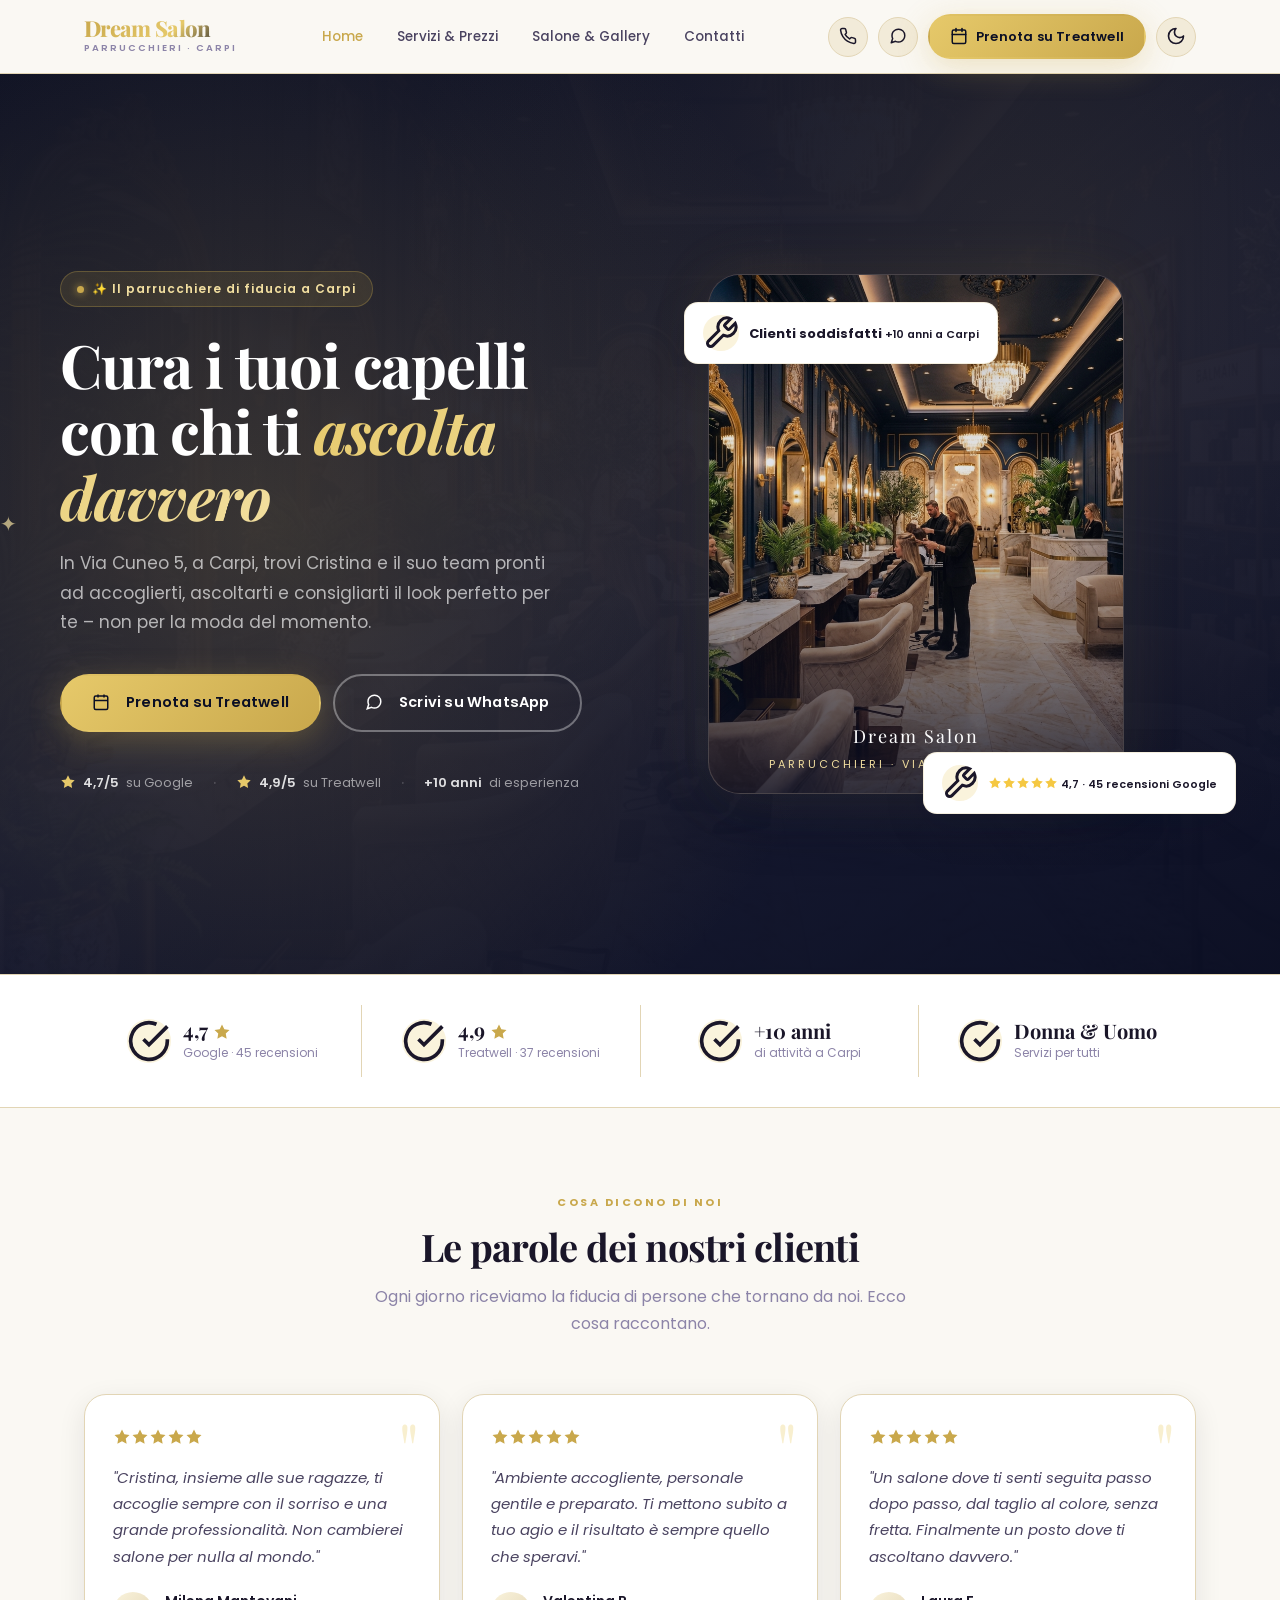
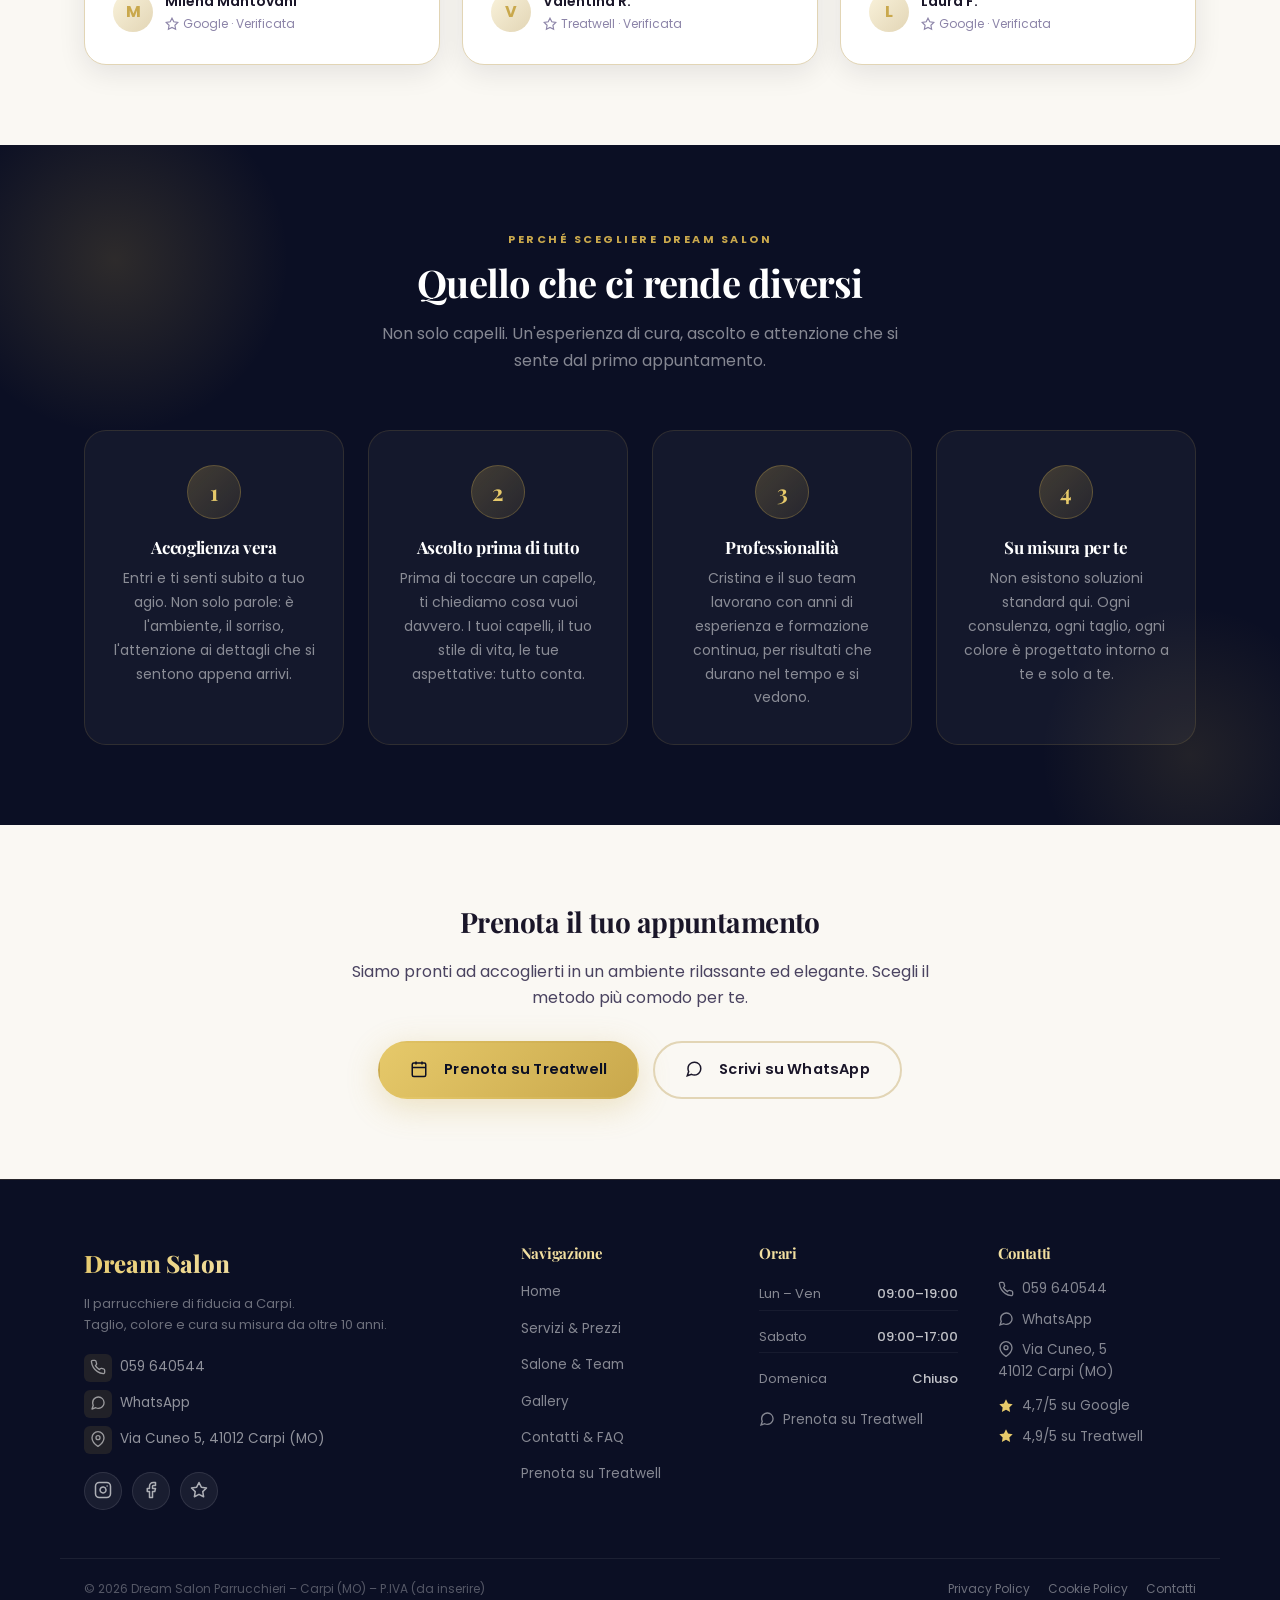
<file: index.html>
<!doctype html>
<html lang="it">

<head>
  <meta charset="UTF-8">
  <meta name="viewport" content="width=device-width, initial-scale=1.0">
  <title>Dream Salon Parrucchieri Carpi – Taglio, Colore, Piega | Prenota Ora</title>
  <meta name="description"
    content="Dream Salon, il parrucchiere di fiducia a Carpi. Taglio, colore, piega e trattamenti su misura in Via Cuneo 5. 4,7⭐ su Google - 4,9⭐ su Treatwell. Prenota subito.">
  <meta name="keywords"
    content="parrucchiere Carpi, Dream Salon Carpi, taglio capelli Carpi, colorista Carpi, acconciatura matrimonio Carpi Modena">
  <meta property="og:title" content="Dream Salon Parrucchieri – Carpi (MO)">
  <meta property="og:description"
    content="Il tuo parrucchiere di fiducia a Carpi. Taglio, colore, piega e trattamenti su misura. Prenota online o chiama.">
  <meta property="og:type" content="website">
  <meta property="og:url" content="https://www.dreamsaloncarpi.it">
  <meta property="og:image" content="https://www.dreamsaloncarpi.it/img/salon_hero.png">
  <meta property="og:image:width" content="1200">
  <meta property="og:image:height" content="630">
  <meta name="twitter:card" content="summary_large_image">
  <meta name="twitter:title" content="Dream Salon Parrucchieri – Carpi (MO)">
  <meta name="twitter:description" content="Il tuo parrucchiere di fiducia a Carpi. Taglio, colore, piega e trattamenti su misura.">
  <meta name="twitter:image" content="https://www.dreamsaloncarpi.it/img/salon_hero.png">
  <link rel="canonical" href="https://www.dreamsaloncarpi.it">

  <link rel="preconnect" href="https://fonts.googleapis.com">
  <link rel="preconnect" href="https://fonts.gstatic.com" crossorigin>
  <link
    href="https://fonts.googleapis.com/css2?family=Playfair+Display:ital,wght@0,500;0,600;0,700;0,800;1,600&family=Poppins:wght@300;400;500;600;700&display=swap"
    rel="stylesheet">

  <link rel="preload" as="image" href="img/salon_hero.webp" type="image/webp">
  <link rel="stylesheet" href="css/style.css">
  <script src="js/main.js" defer></script>

  <script type="application/ld+json">
{
  "@context": "https://schema.org",
  "@type": "HairSalon",
  "name": "Dream Salon Parrucchieri",
  "image": "https://www.dreamsaloncarpi.it/img/salon_hero.png",
  "address": {
    "@type": "PostalAddress",
    "streetAddress": "Via Cuneo, 5",
    "addressLocality": "Carpi",
    "addressRegion": "MO",
    "postalCode": "41012",
    "addressCountry": "IT"
  },
  "telephone": "+39 059 640544",
  "url": "https://www.dreamsaloncarpi.it",
  "sameAs": [
    "https://www.treatwell.it/salone/dream-salon-carpi/"
  ],
  "openingHoursSpecification": [
    { "@type": "OpeningHoursSpecification", "dayOfWeek": ["Monday","Tuesday","Wednesday","Thursday","Friday"], "opens": "09:00", "closes": "19:00" },
    { "@type": "OpeningHoursSpecification", "dayOfWeek": ["Saturday"], "opens": "09:00", "closes": "17:00" }
  ],
  "aggregateRating": {
    "@type": "AggregateRating",
    "ratingValue": "4.7",
    "reviewCount": "45"
  }
}
</script>
  <link rel="icon" type="image/x-icon" href="favicon.ico">
</head>

<body>

  <!-- ============================================================
     HEADER
     ============================================================ -->
  <header id="main-header">
    <div class="header-inner">
      <a href="index.html" class="logo-wrap" id="logo">
        <span class="logo-name">Dream Salon</span>
        <span class="logo-sub">Parrucchieri · Carpi</span>
      </a>

      <nav class="main-nav" aria-label="Navigazione principale">
        <a href="index.html" class="nav-link active">Home</a>
        <a href="servizi.html" class="nav-link">Servizi &amp; Prezzi</a>
        <a href="salone.html" class="nav-link">Salone &amp; Gallery</a>
        <a href="contatti.html" class="nav-link">Contatti</a>
      </nav>

      <div class="header-cta">
        <a href="tel:+390596440544" class="icon-btn" title="Chiama il salone" aria-label="Chiama il salone" id="header-call-btn">
          <svg xmlns="http://www.w3.org/2000/svg" width="18" height="18" viewBox="0 0 24 24" fill="none"
            stroke="currentColor" stroke-width="2" stroke-linecap="round" stroke-linejoin="round" class="ui-icon">
            <path
              d="M22 16.92v3a2 2 0 0 1-2.18 2 19.79 19.79 0 0 1-8.63-3.07 19.5 19.5 0 0 1-6-6 19.79 19.79 0 0 1-3.07-8.67A2 2 0 0 1 4.11 2h3a2 2 0 0 1 2 1.72 12.84 12.84 0 0 0 .7 2.81 2 2 0 0 1-.45 2.11L8.09 9.91a16 16 0 0 0 6 6l1.27-1.27a2 2 0 0 1 2.11-.45 12.84 12.84 0 0 0 2.81.7A2 2 0 0 1 22 16.92z">
            </path>
          </svg>
        </a>
        <a href="https://wa.me/390596440544?text=Ciao!%20Vorrei%20prenotare%20da%20Dream%20Salon." class="icon-btn"
          title="WhatsApp" id="header-wa-btn" aria-label="Scrivici su WhatsApp" target="_blank" rel="noopener">
          <svg xmlns="http://www.w3.org/2000/svg" width="18" height="18" viewBox="0 0 24 24" fill="none"
            stroke="currentColor" stroke-width="2" stroke-linecap="round" stroke-linejoin="round" class="ui-icon">
            <path
              d="M21 11.5a8.38 8.38 0 0 1-.9 3.8 8.5 8.5 0 0 1-7.6 4.7 8.38 8.38 0 0 1-3.8-.9L3 21l1.9-5.7a8.38 8.38 0 0 1-.9-3.8 8.5 8.5 0 0 1 4.7-7.6 8.38 8.38 0 0 1 3.8-.9h.5a8.48 8.48 0 0 1 8 8v.5z">
            </path>
          </svg>
        </a>
        <a href="https://www.treatwell.it/salone/dream-salon-carpi/" class="btn btn-primary header-book-btn"
          id="header-book-btn" target="_blank" rel="noopener">
          <svg xmlns="http://www.w3.org/2000/svg" width="18" height="18" viewBox="0 0 24 24" fill="none"
            stroke="currentColor" stroke-width="2" stroke-linecap="round" stroke-linejoin="round" class="ui-icon">
            <rect x="3" y="4" width="18" height="18" rx="2" ry="2"></rect>
            <line x1="16" y1="2" x2="16" y2="6"></line>
            <line x1="8" y1="2" x2="8" y2="6"></line>
            <line x1="3" y1="10" x2="21" y2="10"></line>
          </svg> Prenota su Treatwell
        </a>
        <button id="theme-toggle" class="theme-toggle" aria-label="Cambia tema">
          <svg xmlns="http://www.w3.org/2000/svg" width="20" height="20" viewBox="0 0 24 24" fill="none"
            stroke="currentColor" stroke-width="2" stroke-linecap="round" stroke-linejoin="round" class="ui-icon">
            <path d="M12 3a6 6 0 0 0 9 9 9 9 0 1 1-9-9Z"></path>
          </svg>
        </button>
        <button class="hamburger" id="hamburger" aria-label="Menu" aria-expanded="false">
          <span></span><span></span><span></span>
        </button>
      </div>
    </div>

    <div class="mobile-menu" id="mobile-menu">
      <a href="index.html" class="mobile-nav-link">
        <svg xmlns="http://www.w3.org/2000/svg" width="16" height="16" viewBox="0 0 24 24" fill="none"
          stroke="currentColor" stroke-width="2" stroke-linecap="round" stroke-linejoin="round" class="ui-icon"
          style="margin-right:6px;">
          <path d="m3 9 9-7 9 7v11a2 2 0 0 1-2 2H5a2 2 0 0 1-2-2z"></path>
          <polyline points="9 22 9 12 15 12 15 22"></polyline>
        </svg> Home
      </a>
      <a href="servizi.html" class="mobile-nav-link">
        <svg xmlns="http://www.w3.org/2000/svg" width="16" height="16" viewBox="0 0 24 24" fill="none"
          stroke="currentColor" stroke-width="2" stroke-linecap="round" stroke-linejoin="round" class="ui-icon"
          style="margin-right:6px;">
          <circle cx="6" cy="6" r="3"></circle>
          <circle cx="6" cy="18" r="3"></circle>
          <line x1="20" y1="4" x2="8.12" y2="15.88"></line>
          <line x1="14.47" y1="14.48" x2="20" y2="20"></line>
          <line x1="8.12" y1="8.12" x2="12" y2="12"></line>
        </svg> Servizi & Prezzi
      </a>
      <a href="salone.html" class="mobile-nav-link">
        <svg xmlns="http://www.w3.org/2000/svg" width="16" height="16" viewBox="0 0 24 24" fill="none"
          stroke="currentColor" stroke-width="2" stroke-linecap="round" stroke-linejoin="round" class="ui-icon"
          style="margin-right:6px;">
          <polygon
            points="12 2 15.09 8.26 22 9.27 17 14.14 18.18 21.02 12 17.77 5.82 21.02 7 14.14 2 9.27 8.91 8.26 12 2">
          </polygon>
        </svg> Salone & Gallery
      </a>
      <a href="contatti.html" class="mobile-nav-link">
        <svg xmlns="http://www.w3.org/2000/svg" width="16" height="16" viewBox="0 0 24 24" fill="none"
          stroke="currentColor" stroke-width="2" stroke-linecap="round" stroke-linejoin="round" class="ui-icon"
          style="margin-right:6px;">
          <path d="M21 10c0 7-9 13-9 13s-9-6-9-13a9 9 0 0 1 18 0z"></path>
          <circle cx="12" cy="10" r="3"></circle>
        </svg> Contatti
      </a>
      <a href="https://www.treatwell.it/salone/dream-salon-carpi/" class="btn btn-primary" id="mobile-menu-treatwell"
        target="_blank" rel="noopener">
        <svg xmlns="http://www.w3.org/2000/svg" width="16" height="16" viewBox="0 0 24 24" fill="none"
          stroke="currentColor" stroke-width="2" stroke-linecap="round" stroke-linejoin="round" class="ui-icon">
          <rect x="3" y="4" width="18" height="18" rx="2" ry="2"></rect>
          <line x1="16" y1="2" x2="16" y2="6"></line>
          <line x1="8" y1="2" x2="8" y2="6"></line>
          <line x1="3" y1="10" x2="21" y2="10"></line>
        </svg> Prenota su Treatwell
      </a>
    </div>
  </header>
  <main>
    <!-- ============================================================
     HERO
     ============================================================ -->
    <section class="hero" id="home">
      <div class="hero-bg" aria-hidden="true"></div>
      <div class="hero-overlay" aria-hidden="true"></div>
      <span class="hero-sparkle" aria-hidden="true">✦</span>
      <span class="hero-sparkle" aria-hidden="true">✦</span>
      <span class="hero-sparkle" aria-hidden="true">✦</span>
      <span class="hero-sparkle" aria-hidden="true">✦</span>

      <div class="hero-inner container">
        <div class="hero-grid">

          <!-- Left: copy -->
          <div class="hero-content">
            <div class="hero-badge">
              <span class="dot"></span>
              ✨ Il parrucchiere di fiducia a Carpi
            </div>
            <h1>
              Cura i tuoi capelli<br>
              con chi ti <em>ascolta davvero</em>
            </h1>
            <p class="hero-sub">
              In Via Cuneo 5, a Carpi, trovi Cristina e il suo team pronti ad accoglierti, ascoltarti e consigliarti il
              look perfetto per te – non per la moda del momento.
            </p>
            <div class="hero-cta">
              <a href="https://www.treatwell.it/salone/dream-salon-carpi/" class="btn btn-primary"
                id="hero-treatwell-btn" target="_blank" rel="noopener"><svg xmlns="http://www.w3.org/2000/svg" viewBox="0 0 24 24" fill="none"
                  stroke="currentColor" stroke-width="2" class="ui-icon icon-md" style="margin-right:8px;">
                  <rect x="3" y="4" width="18" height="18" rx="2" ry="2"></rect>
                  <line x1="16" y1="2" x2="16" y2="6"></line>
                  <line x1="8" y1="2" x2="8" y2="6"></line>
                  <line x1="3" y1="10" x2="21" y2="10"></line>
                </svg>Prenota su Treatwell</a>
              <a href="https://wa.me/390596440544?text=Ciao!%20Vorrei%20prenotare%20da%20Dream%20Salon."
                class="btn btn-outline" id="hero-wa-btn" target="_blank" rel="noopener"><svg xmlns="http://www.w3.org/2000/svg" viewBox="0 0 24 24"
                  fill="none" stroke="currentColor" stroke-width="2" class="ui-icon icon-md" style="margin-right:8px;">
                  <path
                    d="M21 11.5a8.38 8.38 0 0 1-.9 3.8 8.5 8.5 0 0 1-7.6 4.7 8.38 8.38 0 0 1-3.8-.9L3 21l1.9-5.7a8.38 8.38 0 0 1-.9-3.8 8.5 8.5 0 0 1 4.7-7.6 8.38 8.38 0 0 1 3.8-.9h.5a8.48 8.48 0 0 1 8 8v.5z">
                  </path>
                </svg>Scrivi su WhatsApp</a>
            </div>
            <div class="hero-trust">
              <div class="hero-trust-item">
                <svg xmlns="http://www.w3.org/2000/svg" viewBox="0 0 24 24" fill="currentColor" stroke="none" class="ui-icon icon-sm"
                  style="color:var(--gold-bright);">
                  <polygon
                    points="12 2 15.09 8.26 22 9.27 17 14.14 18.18 21.02 12 17.77 5.82 21.02 7 14.14 2 9.27 8.91 8.26 12 2">
                  </polygon>
                </svg>
                <strong>4,7/5</strong>
                <span>su Google</span>
              </div>
              <span class="hero-trust-sep">·</span>
              <div class="hero-trust-item">
                <svg xmlns="http://www.w3.org/2000/svg" viewBox="0 0 24 24" fill="currentColor" stroke="none" class="ui-icon icon-sm"
                  style="color:var(--gold-bright);">
                  <polygon
                    points="12 2 15.09 8.26 22 9.27 17 14.14 18.18 21.02 12 17.77 5.82 21.02 7 14.14 2 9.27 8.91 8.26 12 2">
                  </polygon>
                </svg>
                <strong>4,9/5</strong>
                <span>su Treatwell</span>
              </div>
              <span class="hero-trust-sep">·</span>
              <div class="hero-trust-item">
                <strong>+10 anni</strong>
                <span>di esperienza</span>
              </div>
            </div>
          </div>

          <!-- Right: visual -->
          <div class="hero-visual-wrap">
            <div class="hero-photo-card">
              <picture>
                <source srcset="img/salon_hero.webp" type="image/webp">
                <img src="img/salon_hero.png"
                  alt="Interno del Dream Salon Parrucchieri a Carpi, salone elegante con arredi dorati" width="800" height="600" fetchpriority="high">
              </picture>
              <div class="hero-photo-overlay"></div>
              <div class="hero-photo-label">
                Dream Salon
                <span>Parrucchieri · Via Cuneo 5, Carpi</span>
              </div>
            </div>

            <div class="float-card rating" aria-hidden="true">
              <div class="float-card-icon"><svg xmlns="http://www.w3.org/2000/svg" viewBox="0 0 24 24" fill="none" stroke="currentColor" stroke-width="2">
                  <path
                    d="M14.7 6.3a1 1 0 0 0 0 1.4l1.6 1.6a1 1 0 0 0 1.4 0l3.77-3.77a6 6 0 0 1-7.94 7.94l-6.91 6.91a2.12 2.12 0 0 1-3-3l6.91-6.91a6 6 0 0 1 7.94-7.94l-3.76 3.76z">
                  </path>
                </svg></div>
              <div>
                <span class="float-stars"><svg xmlns="http://www.w3.org/2000/svg" viewBox="0 0 24 24" fill="currentColor" stroke="none"
                    class="ui-icon icon-xs">
                    <polygon
                      points="12 2 15.09 8.26 22 9.27 17 14.14 18.18 21.02 12 17.77 5.82 21.02 7 14.14 2 9.27 8.91 8.26 12 2">
                    </polygon>
                  </svg><svg xmlns="http://www.w3.org/2000/svg" viewBox="0 0 24 24" fill="currentColor" stroke="none" class="ui-icon icon-xs">
                    <polygon
                      points="12 2 15.09 8.26 22 9.27 17 14.14 18.18 21.02 12 17.77 5.82 21.02 7 14.14 2 9.27 8.91 8.26 12 2">
                    </polygon>
                  </svg><svg xmlns="http://www.w3.org/2000/svg" viewBox="0 0 24 24" fill="currentColor" stroke="none" class="ui-icon icon-xs">
                    <polygon
                      points="12 2 15.09 8.26 22 9.27 17 14.14 18.18 21.02 12 17.77 5.82 21.02 7 14.14 2 9.27 8.91 8.26 12 2">
                    </polygon>
                  </svg><svg xmlns="http://www.w3.org/2000/svg" viewBox="0 0 24 24" fill="currentColor" stroke="none" class="ui-icon icon-xs">
                    <polygon
                      points="12 2 15.09 8.26 22 9.27 17 14.14 18.18 21.02 12 17.77 5.82 21.02 7 14.14 2 9.27 8.91 8.26 12 2">
                    </polygon>
                  </svg><svg xmlns="http://www.w3.org/2000/svg" viewBox="0 0 24 24" fill="currentColor" stroke="none" class="ui-icon icon-xs">
                    <polygon
                      points="12 2 15.09 8.26 22 9.27 17 14.14 18.18 21.02 12 17.77 5.82 21.02 7 14.14 2 9.27 8.91 8.26 12 2">
                    </polygon>
                  </svg></span>
                <small>4,7 · 45 recensioni Google</small>
              </div>
            </div>

            <div class="float-card visits" aria-hidden="true">
              <div class="float-card-icon"><svg xmlns="http://www.w3.org/2000/svg" viewBox="0 0 24 24" fill="none" stroke="currentColor" stroke-width="2">
                  <path
                    d="M14.7 6.3a1 1 0 0 0 0 1.4l1.6 1.6a1 1 0 0 0 1.4 0l3.77-3.77a6 6 0 0 1-7.94 7.94l-6.91 6.91a2.12 2.12 0 0 1-3-3l6.91-6.91a6 6 0 0 1 7.94-7.94l-3.76 3.76z">
                  </path>
                </svg></div>
              <div>
                <strong>Clienti soddisfatti</strong>
                <small>+10 anni a Carpi</small>
              </div>
            </div>
          </div>

        </div>
      </div>
    </section>

    <!-- ============================================================
     PROOF STRIP
     ============================================================ -->
    <div class="proof-strip" role="region" aria-label="Riconoscimenti e valutazioni">
      <div class="proof-strip-inner container">
        <div class="proof-badge">
          <div class="proof-badge-icon"><svg xmlns="http://www.w3.org/2000/svg" viewBox="0 0 24 24" fill="none" stroke="currentColor" stroke-width="2">
              <path d="M22 11.08V12a10 10 0 1 1-5.93-9.14"></path>
              <polyline points="22 4 12 14.01 9 11.01"></polyline>
            </svg></div>
          <div class="proof-badge-text">
            <strong>4,7 <span class="proof-stars"><svg xmlns="http://www.w3.org/2000/svg" viewBox="0 0 24 24" fill="currentColor" stroke="none"
                  class="ui-icon icon-md" style="margin-top:-3px;">
                  <polygon
                    points="12 2 15.09 8.26 22 9.27 17 14.14 18.18 21.02 12 17.77 5.82 21.02 7 14.14 2 9.27 8.91 8.26 12 2">
                  </polygon>
                </svg></span></strong>
            <small>Google · 45 recensioni</small>
          </div>
        </div>
        <div class="proof-badge">
          <div class="proof-badge-icon"><svg xmlns="http://www.w3.org/2000/svg" viewBox="0 0 24 24" fill="none" stroke="currentColor" stroke-width="2">
              <path d="M22 11.08V12a10 10 0 1 1-5.93-9.14"></path>
              <polyline points="22 4 12 14.01 9 11.01"></polyline>
            </svg></div>
          <div class="proof-badge-text">
            <strong>4,9 <span class="proof-stars"><svg xmlns="http://www.w3.org/2000/svg" viewBox="0 0 24 24" fill="currentColor" stroke="none"
                  class="ui-icon icon-md" style="margin-top:-3px;">
                  <polygon
                    points="12 2 15.09 8.26 22 9.27 17 14.14 18.18 21.02 12 17.77 5.82 21.02 7 14.14 2 9.27 8.91 8.26 12 2">
                  </polygon>
                </svg></span></strong>
            <small>Treatwell · 37 recensioni</small>
          </div>
        </div>
        <div class="proof-badge">
          <div class="proof-badge-icon"><svg xmlns="http://www.w3.org/2000/svg" viewBox="0 0 24 24" fill="none" stroke="currentColor" stroke-width="2">
              <path d="M22 11.08V12a10 10 0 1 1-5.93-9.14"></path>
              <polyline points="22 4 12 14.01 9 11.01"></polyline>
            </svg></div>
          <div class="proof-badge-text">
            <strong>+10 anni</strong>
            <small>di attività a Carpi</small>
          </div>
        </div>
        <div class="proof-badge">
          <div class="proof-badge-icon"><svg xmlns="http://www.w3.org/2000/svg" viewBox="0 0 24 24" fill="none" stroke="currentColor" stroke-width="2">
              <path d="M22 11.08V12a10 10 0 1 1-5.93-9.14"></path>
              <polyline points="22 4 12 14.01 9 11.01"></polyline>
            </svg></div>
          <div class="proof-badge-text">
            <strong>Donna &amp; Uomo</strong>
            <small>Servizi per tutti</small>
          </div>
        </div>
      </div>
    </div>

    <!-- ============================================================
     TESTIMONIALS
     ============================================================ -->
    <section class="testimonials-section" id="recensioni">
      <div class="container">
        <div class="section-header" data-aos>
          <span class="eyebrow">Cosa dicono di noi</span>
          <h2>Le parole dei nostri clienti</h2>
          <p>Ogni giorno riceviamo la fiducia di persone che tornano da noi. Ecco cosa raccontano.</p>
        </div>
        <div class="testimonials-grid">
          <div class="testimonial-card" data-aos data-delay="100">
            <div class="t-stars"><svg xmlns="http://www.w3.org/2000/svg" viewBox="0 0 24 24" fill="currentColor" stroke="none" class="ui-icon icon-md">
                <polygon
                  points="12 2 15.09 8.26 22 9.27 17 14.14 18.18 21.02 12 17.77 5.82 21.02 7 14.14 2 9.27 8.91 8.26 12 2">
                </polygon>
              </svg><svg xmlns="http://www.w3.org/2000/svg" viewBox="0 0 24 24" fill="currentColor" stroke="none" class="ui-icon icon-md">
                <polygon
                  points="12 2 15.09 8.26 22 9.27 17 14.14 18.18 21.02 12 17.77 5.82 21.02 7 14.14 2 9.27 8.91 8.26 12 2">
                </polygon>
              </svg><svg xmlns="http://www.w3.org/2000/svg" viewBox="0 0 24 24" fill="currentColor" stroke="none" class="ui-icon icon-md">
                <polygon
                  points="12 2 15.09 8.26 22 9.27 17 14.14 18.18 21.02 12 17.77 5.82 21.02 7 14.14 2 9.27 8.91 8.26 12 2">
                </polygon>
              </svg><svg xmlns="http://www.w3.org/2000/svg" viewBox="0 0 24 24" fill="currentColor" stroke="none" class="ui-icon icon-md">
                <polygon
                  points="12 2 15.09 8.26 22 9.27 17 14.14 18.18 21.02 12 17.77 5.82 21.02 7 14.14 2 9.27 8.91 8.26 12 2">
                </polygon>
              </svg><svg xmlns="http://www.w3.org/2000/svg" viewBox="0 0 24 24" fill="currentColor" stroke="none" class="ui-icon icon-md">
                <polygon
                  points="12 2 15.09 8.26 22 9.27 17 14.14 18.18 21.02 12 17.77 5.82 21.02 7 14.14 2 9.27 8.91 8.26 12 2">
                </polygon>
              </svg></div>
            <p class="t-quote">"Cristina, insieme alle sue ragazze, ti accoglie sempre con il sorriso e una grande
              professionalità. Non cambierei salone per nulla al mondo."</p>
            <div class="t-author">
              <div class="t-avatar">M</div>
              <div>
                <span class="t-name">Milena Mantovani</span>
                <span class="t-source"><svg xmlns="http://www.w3.org/2000/svg" viewBox="0 0 24 24" fill="none" stroke="currentColor" stroke-width="2"
                    class="ui-icon icon-xs" style="margin-right:4px;">
                    <polygon
                      points="12 2 15.09 8.26 22 9.27 17 14.14 18.18 21.02 12 17.77 5.82 21.02 7 14.14 2 9.27 8.91 8.26 12 2">
                    </polygon>
                  </svg>Google · Verificata</span>
              </div>
            </div>
          </div>
          <div class="testimonial-card" data-aos data-delay="200">
            <div class="t-stars"><svg xmlns="http://www.w3.org/2000/svg" viewBox="0 0 24 24" fill="currentColor" stroke="none" class="ui-icon icon-md">
                <polygon
                  points="12 2 15.09 8.26 22 9.27 17 14.14 18.18 21.02 12 17.77 5.82 21.02 7 14.14 2 9.27 8.91 8.26 12 2">
                </polygon>
              </svg><svg xmlns="http://www.w3.org/2000/svg" viewBox="0 0 24 24" fill="currentColor" stroke="none" class="ui-icon icon-md">
                <polygon
                  points="12 2 15.09 8.26 22 9.27 17 14.14 18.18 21.02 12 17.77 5.82 21.02 7 14.14 2 9.27 8.91 8.26 12 2">
                </polygon>
              </svg><svg xmlns="http://www.w3.org/2000/svg" viewBox="0 0 24 24" fill="currentColor" stroke="none" class="ui-icon icon-md">
                <polygon
                  points="12 2 15.09 8.26 22 9.27 17 14.14 18.18 21.02 12 17.77 5.82 21.02 7 14.14 2 9.27 8.91 8.26 12 2">
                </polygon>
              </svg><svg xmlns="http://www.w3.org/2000/svg" viewBox="0 0 24 24" fill="currentColor" stroke="none" class="ui-icon icon-md">
                <polygon
                  points="12 2 15.09 8.26 22 9.27 17 14.14 18.18 21.02 12 17.77 5.82 21.02 7 14.14 2 9.27 8.91 8.26 12 2">
                </polygon>
              </svg><svg xmlns="http://www.w3.org/2000/svg" viewBox="0 0 24 24" fill="currentColor" stroke="none" class="ui-icon icon-md">
                <polygon
                  points="12 2 15.09 8.26 22 9.27 17 14.14 18.18 21.02 12 17.77 5.82 21.02 7 14.14 2 9.27 8.91 8.26 12 2">
                </polygon>
              </svg></div>
            <p class="t-quote">"Ambiente accogliente, personale gentile e preparato. Ti mettono subito a tuo agio e il
              risultato è sempre quello che speravi."</p>
            <div class="t-author">
              <div class="t-avatar">V</div>
              <div>
                <span class="t-name">Valentina R.</span>
                <span class="t-source"><svg xmlns="http://www.w3.org/2000/svg" viewBox="0 0 24 24" fill="none" stroke="currentColor" stroke-width="2"
                    class="ui-icon icon-xs" style="margin-right:4px;">
                    <polygon
                      points="12 2 15.09 8.26 22 9.27 17 14.14 18.18 21.02 12 17.77 5.82 21.02 7 14.14 2 9.27 8.91 8.26 12 2">
                    </polygon>
                  </svg>Treatwell · Verificata</span>
              </div>
            </div>
          </div>
          <div class="testimonial-card" data-aos data-delay="300">
            <div class="t-stars"><svg xmlns="http://www.w3.org/2000/svg" viewBox="0 0 24 24" fill="currentColor" stroke="none" class="ui-icon icon-md">
                <polygon
                  points="12 2 15.09 8.26 22 9.27 17 14.14 18.18 21.02 12 17.77 5.82 21.02 7 14.14 2 9.27 8.91 8.26 12 2">
                </polygon>
              </svg><svg xmlns="http://www.w3.org/2000/svg" viewBox="0 0 24 24" fill="currentColor" stroke="none" class="ui-icon icon-md">
                <polygon
                  points="12 2 15.09 8.26 22 9.27 17 14.14 18.18 21.02 12 17.77 5.82 21.02 7 14.14 2 9.27 8.91 8.26 12 2">
                </polygon>
              </svg><svg xmlns="http://www.w3.org/2000/svg" viewBox="0 0 24 24" fill="currentColor" stroke="none" class="ui-icon icon-md">
                <polygon
                  points="12 2 15.09 8.26 22 9.27 17 14.14 18.18 21.02 12 17.77 5.82 21.02 7 14.14 2 9.27 8.91 8.26 12 2">
                </polygon>
              </svg><svg xmlns="http://www.w3.org/2000/svg" viewBox="0 0 24 24" fill="currentColor" stroke="none" class="ui-icon icon-md">
                <polygon
                  points="12 2 15.09 8.26 22 9.27 17 14.14 18.18 21.02 12 17.77 5.82 21.02 7 14.14 2 9.27 8.91 8.26 12 2">
                </polygon>
              </svg><svg xmlns="http://www.w3.org/2000/svg" viewBox="0 0 24 24" fill="currentColor" stroke="none" class="ui-icon icon-md">
                <polygon
                  points="12 2 15.09 8.26 22 9.27 17 14.14 18.18 21.02 12 17.77 5.82 21.02 7 14.14 2 9.27 8.91 8.26 12 2">
                </polygon>
              </svg></div>
            <p class="t-quote">"Un salone dove ti senti seguita passo dopo passo, dal taglio al colore, senza fretta.
              Finalmente un posto dove ti ascoltano davvero."</p>
            <div class="t-author">
              <div class="t-avatar">L</div>
              <div>
                <span class="t-name">Laura F.</span>
                <span class="t-source"><svg xmlns="http://www.w3.org/2000/svg" viewBox="0 0 24 24" fill="none" stroke="currentColor" stroke-width="2"
                    class="ui-icon icon-xs" style="margin-right:4px;">
                    <polygon
                      points="12 2 15.09 8.26 22 9.27 17 14.14 18.18 21.02 12 17.77 5.82 21.02 7 14.14 2 9.27 8.91 8.26 12 2">
                    </polygon>
                  </svg>Google · Verificata</span>
              </div>
            </div>
          </div>
        </div>
      </div>
    </section>

    <!-- ============================================================
     WHY US
     ============================================================ -->
    <section class="pillars-section" id="perche-noi">
      <div class="container">
        <div class="section-header" data-aos>
          <span class="eyebrow">Perché scegliere Dream Salon</span>
          <h2>Quello che ci rende diversi</h2>
          <p>Non solo capelli. Un'esperienza di cura, ascolto e attenzione che si sente dal primo appuntamento.</p>
        </div>
        <div class="pillars-grid">
          <div class="pillar-card" data-aos data-delay="100">
            <div class="pillar-num">1</div>
            <h3>Accoglienza vera</h3>
            <p>Entri e ti senti subito a tuo agio. Non solo parole: è l'ambiente, il sorriso, l'attenzione ai dettagli
              che si sentono appena arrivi.</p>
          </div>
          <div class="pillar-card" data-aos data-delay="200">
            <div class="pillar-num">2</div>
            <h3>Ascolto prima di tutto</h3>
            <p>Prima di toccare un capello, ti chiediamo cosa vuoi davvero. I tuoi capelli, il tuo stile di vita, le tue
              aspettative: tutto conta.</p>
          </div>
          <div class="pillar-card" data-aos data-delay="300">
            <div class="pillar-num">3</div>
            <h3>Professionalità</h3>
            <p>Cristina e il suo team lavorano con anni di esperienza e formazione continua, per risultati che durano
              nel tempo e si vedono.</p>
          </div>
          <div class="pillar-card" data-aos data-delay="400">
            <div class="pillar-num">4</div>
            <h3>Su misura per te</h3>
            <p>Non esistono soluzioni standard qui. Ogni consulenza, ogni taglio, ogni colore è progettato intorno a te
              e solo a te.</p>
          </div>
        </div>
      </div>
    </section>

    <section style="background:var(--cream); text-align:center;">
      <div class="container" data-aos>
        <h2 style="font-size:28px; margin-bottom:20px;">Prenota il tuo appuntamento</h2>
        <p style="color:var(--text-mid); margin-bottom:30px; max-width:600px; margin-left:auto; margin-right:auto;">
          Siamo pronti ad accoglierti in un ambiente rilassante ed elegante. Scegli il metodo più comodo per te.</p>
        <a href="https://www.treatwell.it/salone/dream-salon-carpi/" class="btn btn-primary" style="margin-right:10px;"
          id="mid-treatwell-btn" target="_blank" rel="noopener"><svg xmlns="http://www.w3.org/2000/svg" viewBox="0 0 24 24" fill="none"
            stroke="currentColor" stroke-width="2" class="ui-icon icon-md" style="margin-right:8px;">
            <rect x="3" y="4" width="18" height="18" rx="2" ry="2"></rect>
            <line x1="16" y1="2" x2="16" y2="6"></line>
            <line x1="8" y1="2" x2="8" y2="6"></line>
            <line x1="3" y1="10" x2="21" y2="10"></line>
          </svg>Prenota su Treatwell</a>
        <a href="https://wa.me/390596440544?text=Ciao!%20Vorrei%20prenotare%20da%20Dream%20Salon."
          class="btn btn-outline-dark" id="mid-wa-btn" target="_blank" rel="noopener"><svg xmlns="http://www.w3.org/2000/svg" viewBox="0 0 24 24"
            fill="none" stroke="currentColor" stroke-width="2" class="ui-icon icon-md" style="margin-right:8px;">
            <path
              d="M21 11.5a8.38 8.38 0 0 1-.9 3.8 8.5 8.5 0 0 1-7.6 4.7 8.38 8.38 0 0 1-3.8-.9L3 21l1.9-5.7a8.38 8.38 0 0 1-.9-3.8 8.5 8.5 0 0 1 4.7-7.6 8.38 8.38 0 0 1 3.8-.9h.5a8.48 8.48 0 0 1 8 8v.5z">
            </path>
          </svg>Scrivi su WhatsApp</a>
      </div>
    </section>

    <!-- ============================================================
     FOOTER
     ============================================================ -->
  </main>
  <footer id="footer">
    <div class="container">
      <div class="footer-grid">

        <div class="footer-brand">
          <div class="footer-logo">Dream Salon</div>
          <p class="footer-tagline">Il parrucchiere di fiducia a Carpi.<br>Taglio, colore e cura su misura da oltre 10
            anni.</p>
          <div class="footer-contact">
            <a href="tel:+390596440544" id="footer-call-btn">
              <span class="fc-icon"><svg xmlns="http://www.w3.org/2000/svg" viewBox="0 0 24 24" fill="none"
                  stroke="currentColor" stroke-width="2" stroke-linecap="round" stroke-linejoin="round"
                  class="ui-icon icon-sm">
                  <path
                    d="M22 16.92v3a2 2 0 0 1-2.18 2 19.79 19.79 0 0 1-8.63-3.07 19.5 19.5 0 0 1-6-6 19.79 19.79 0 0 1-3.07-8.67A2 2 0 0 1 4.11 2h3a2 2 0 0 1 2 1.72 12.84 12.84 0 0 0 .7 2.81 2 2 0 0 1-.45 2.11L8.09 9.91a16 16 0 0 0 6 6l1.27-1.27a2 2 0 0 1 2.11-.45 12.84 12.84 0 0 0 2.81.7A2 2 0 0 1 22 16.92z">
                  </path>
                </svg></span>
              059 640544
            </a>
            <a href="https://wa.me/390596440544" id="footer-wa-btn" target="_blank" rel="noopener">
              <span class="fc-icon"><svg xmlns="http://www.w3.org/2000/svg" viewBox="0 0 24 24" fill="none"
                  stroke="currentColor" stroke-width="2" stroke-linecap="round" stroke-linejoin="round"
                  class="ui-icon icon-sm">
                  <path
                    d="M21 11.5a8.38 8.38 0 0 1-.9 3.8 8.5 8.5 0 0 1-7.6 4.7 8.38 8.38 0 0 1-3.8-.9L3 21l1.9-5.7a8.38 8.38 0 0 1-.9-3.8 8.5 8.5 0 0 1 4.7-7.6 8.38 8.38 0 0 1 3.8-.9h.5a8.48 8.48 0 0 1 8 8v.5z">
                  </path>
                </svg></span>
              WhatsApp
            </a>
            <a href="https://www.google.com/maps?q=Via+Cuneo+5+Carpi+MO" target="_blank" rel="noopener"
              id="footer-map-btn">
              <span class="fc-icon"><svg xmlns="http://www.w3.org/2000/svg" viewBox="0 0 24 24" fill="none"
                  stroke="currentColor" stroke-width="2" stroke-linecap="round" stroke-linejoin="round"
                  class="ui-icon icon-sm">
                  <path d="M21 10c0 7-9 13-9 13s-9-6-9-13a9 9 0 0 1 18 0z"></path>
                  <circle cx="12" cy="10" r="3"></circle>
                </svg></span>
              Via Cuneo 5, 41012 Carpi (MO)
            </a>
          </div>
          <div class="footer-socials">
            <a href="https://www.instagram.com/" class="footer-social-btn" target="_blank" rel="noopener"
              aria-label="Instagram" id="footer-ig-btn">
              <svg xmlns="http://www.w3.org/2000/svg" viewBox="0 0 24 24" fill="none" stroke="currentColor"
                stroke-width="2" stroke-linecap="round" stroke-linejoin="round" class="ui-icon icon-md">
                <rect x="2" y="2" width="20" height="20" rx="5" ry="5"></rect>
                <path d="M16 11.37A4 4 0 1 1 12.63 8 4 4 0 0 1 16 11.37z"></path>
                <line x1="17.5" y1="6.5" x2="17.51" y2="6.5"></line>
              </svg>
            </a>
            <a href="https://www.facebook.com/" class="footer-social-btn" target="_blank" rel="noopener"
              aria-label="Facebook" id="footer-fb-btn">
              <svg xmlns="http://www.w3.org/2000/svg" viewBox="0 0 24 24" fill="none" stroke="currentColor"
                stroke-width="2" stroke-linecap="round" stroke-linejoin="round" class="ui-icon icon-md">
                <path d="M18 2h-3a5 5 0 0 0-5 5v3H7v4h3v8h4v-8h3l1-4h-4V7a1 1 0 0 1 1-1h3z"></path>
              </svg>
            </a>
            <a href="https://www.treatwell.it/salone/dream-salon-carpi/" class="footer-social-btn" target="_blank"
              rel="noopener" aria-label="Treatwell" id="footer-tw-btn">
              <svg xmlns="http://www.w3.org/2000/svg" viewBox="0 0 24 24" fill="none" stroke="currentColor"
                stroke-width="2" stroke-linecap="round" stroke-linejoin="round" class="ui-icon icon-md">
                <polygon
                  points="12 2 15.09 8.26 22 9.27 17 14.14 18.18 21.02 12 17.77 5.82 21.02 7 14.14 2 9.27 8.91 8.26 12 2">
                </polygon>
              </svg>
            </a>
          </div>
        </div>

        <div>
          <h4>Navigazione</h4>
          <ul>
            <li><a href="index.html">Home</a></li>
            <li><a href="servizi.html">Servizi & Prezzi</a></li>
            <li><a href="salone.html">Salone & Team</a></li>
            <li><a href="salone.html#gallery">Gallery</a></li>
            <li><a href="contatti.html">Contatti & FAQ</a></li>
            <li><a href="https://www.treatwell.it/salone/dream-salon-carpi/" target="_blank" rel="noopener">Prenota su
                Treatwell</a></li>
          </ul>
        </div>

        <div>
          <h4>Orari</h4>
          <ul class="footer-hours">
            <li><span>Lun – Ven</span><span>09:00–19:00</span></li>
            <li><span>Sabato</span><span>09:00–17:00</span></li>
            <li><span>Domenica</span><span>Chiuso</span></li>
          </ul>
          <p style="margin-top:14px;"><svg xmlns="http://www.w3.org/2000/svg" viewBox="0 0 24 24" fill="none" stroke="currentColor" stroke-width="2"
              class="ui-icon icon-sm" style="margin-right:8px;">
              <path
                d="M21 11.5a8.38 8.38 0 0 1-.9 3.8 8.5 8.5 0 0 1-7.6 4.7 8.38 8.38 0 0 1-3.8-.9L3 21l1.9-5.7a8.38 8.38 0 0 1-.9-3.8 8.5 8.5 0 0 1 4.7-7.6 8.38 8.38 0 0 1 3.8-.9h.5a8.48 8.48 0 0 1 8 8v.5z">
              </path>
            </svg><a href="https://www.treatwell.it/salone/dream-salon-carpi/" target="_blank" rel="noopener">Prenota su
              Treatwell</a></p>
        </div>

        <div>
          <h4>Contatti</h4>
          <p><svg xmlns="http://www.w3.org/2000/svg" viewBox="0 0 24 24" fill="none" stroke="currentColor" stroke-width="2" class="ui-icon icon-sm"
              style="margin-right:8px;">
              <path
                d="M22 16.92v3a2 2 0 0 1-2.18 2 19.79 19.79 0 0 1-8.63-3.07 19.5 19.5 0 0 1-6-6 19.79 19.79 0 0 1-3.07-8.67A2 2 0 0 1 4.11 2h3a2 2 0 0 1 2 1.72 12.84 12.84 0 0 0 .7 2.81 2 2 0 0 1-.45 2.11L8.09 9.91a16 16 0 0 0 6 6l1.27-1.27a2 2 0 0 1 2.11-.45 12.84 12.84 0 0 0 2.81.7A2 2 0 0 1 22 16.92z">
              </path>
            </svg><a href="tel:+390596440544">059 640544</a></p>
          <p><svg xmlns="http://www.w3.org/2000/svg" viewBox="0 0 24 24" fill="none" stroke="currentColor" stroke-width="2" class="ui-icon icon-sm"
              style="margin-right:8px;">
              <path
                d="M21 11.5a8.38 8.38 0 0 1-.9 3.8 8.5 8.5 0 0 1-7.6 4.7 8.38 8.38 0 0 1-3.8-.9L3 21l1.9-5.7a8.38 8.38 0 0 1-.9-3.8 8.5 8.5 0 0 1 4.7-7.6 8.38 8.38 0 0 1 3.8-.9h.5a8.48 8.48 0 0 1 8 8v.5z">
              </path>
            </svg><a href="https://wa.me/390596440544">WhatsApp</a></p>
          <p><svg xmlns="http://www.w3.org/2000/svg" viewBox="0 0 24 24" fill="none" stroke="currentColor" stroke-width="2" class="ui-icon icon-sm"
              style="margin-right:8px;">
              <path d="M21 10c0 7-9 13-9 13s-9-6-9-13a9 9 0 0 1 18 0z"></path>
              <circle cx="12" cy="10" r="3"></circle>
            </svg>Via Cuneo, 5<br>41012 Carpi (MO)</p>
          <p style="margin-top:12px;"><svg xmlns="http://www.w3.org/2000/svg" viewBox="0 0 24 24" fill="currentColor" stroke="none" class="ui-icon icon-sm"
              style="margin-right:8px;color:var(--gold-bright);">
              <polygon
                points="12 2 15.09 8.26 22 9.27 17 14.14 18.18 21.02 12 17.77 5.82 21.02 7 14.14 2 9.27 8.91 8.26 12 2">
              </polygon>
            </svg>4,7/5 su <a href="https://g.page/r/dreamsaloncarpi" target="_blank" rel="noopener">Google</a></p>
          <p><svg xmlns="http://www.w3.org/2000/svg" viewBox="0 0 24 24" fill="currentColor" stroke="none" class="ui-icon icon-sm"
              style="margin-right:8px;color:var(--gold-bright);">
              <polygon
                points="12 2 15.09 8.26 22 9.27 17 14.14 18.18 21.02 12 17.77 5.82 21.02 7 14.14 2 9.27 8.91 8.26 12 2">
              </polygon>
            </svg>4,9/5 su <a href="https://www.treatwell.it/salone/dream-salon-carpi/" target="_blank"
              rel="noopener">Treatwell</a></p>
        </div>

      </div>
    </div>
    <div class="footer-bottom container">
      <span>© 2026 Dream Salon Parrucchieri – Carpi (MO) – P.IVA (da inserire)</span>
      <div class="footer-bottom-links">
        <a href="privacy.html" id="footer-privacy-link">Privacy Policy</a>
        <a href="privacy.html#cookie" id="footer-cookie-link">Cookie Policy</a>
        <a href="contatti.html">Contatti</a>
      </div>
    </div>
  </footer>

  <!-- ============================================================
     STICKY MOBILE CTA
     ============================================================ -->
  <div class="sticky-mobile" role="region" aria-label="Azioni rapide">
    <a href="tel:+390596440544" class="sm-call" id="sticky-call-btn" aria-label="Chiama il salone">
      <svg xmlns="http://www.w3.org/2000/svg" width="16" height="16" viewBox="0 0 24 24" fill="none"
        stroke="currentColor" stroke-width="2" stroke-linecap="round" stroke-linejoin="round" class="ui-icon"
        style="margin-right:4px;">
        <path
          d="M22 16.92v3a2 2 0 0 1-2.18 2 19.79 19.79 0 0 1-8.63-3.07 19.5 19.5 0 0 1-6-6 19.79 19.79 0 0 1-3.07-8.67A2 2 0 0 1 4.11 2h3a2 2 0 0 1 2 1.72 12.84 12.84 0 0 0 .7 2.81 2 2 0 0 1-.45 2.11L8.09 9.91a16 16 0 0 0 6 6l1.27-1.27a2 2 0 0 1 2.11-.45 12.84 12.84 0 0 0 2.81.7A2 2 0 0 1 22 16.92z">
        </path>
      </svg> Chiama
    </a>
    <a href="https://www.treatwell.it/salone/dream-salon-carpi/" class="sm-book" id="sticky-treatwell-btn"
      target="_blank" rel="noopener">
      <svg xmlns="http://www.w3.org/2000/svg" width="16" height="16" viewBox="0 0 24 24" fill="none"
        stroke="currentColor" stroke-width="2" stroke-linecap="round" stroke-linejoin="round" class="ui-icon"
        style="margin-right:4px;">
        <rect x="3" y="4" width="18" height="18" rx="2" ry="2"></rect>
        <line x1="16" y1="2" x2="16" y2="6"></line>
        <line x1="8" y1="2" x2="8" y2="6"></line>
        <line x1="3" y1="10" x2="21" y2="10"></line>
      </svg> Prenota
    </a>
  </div>

</body>

</html>
</file>
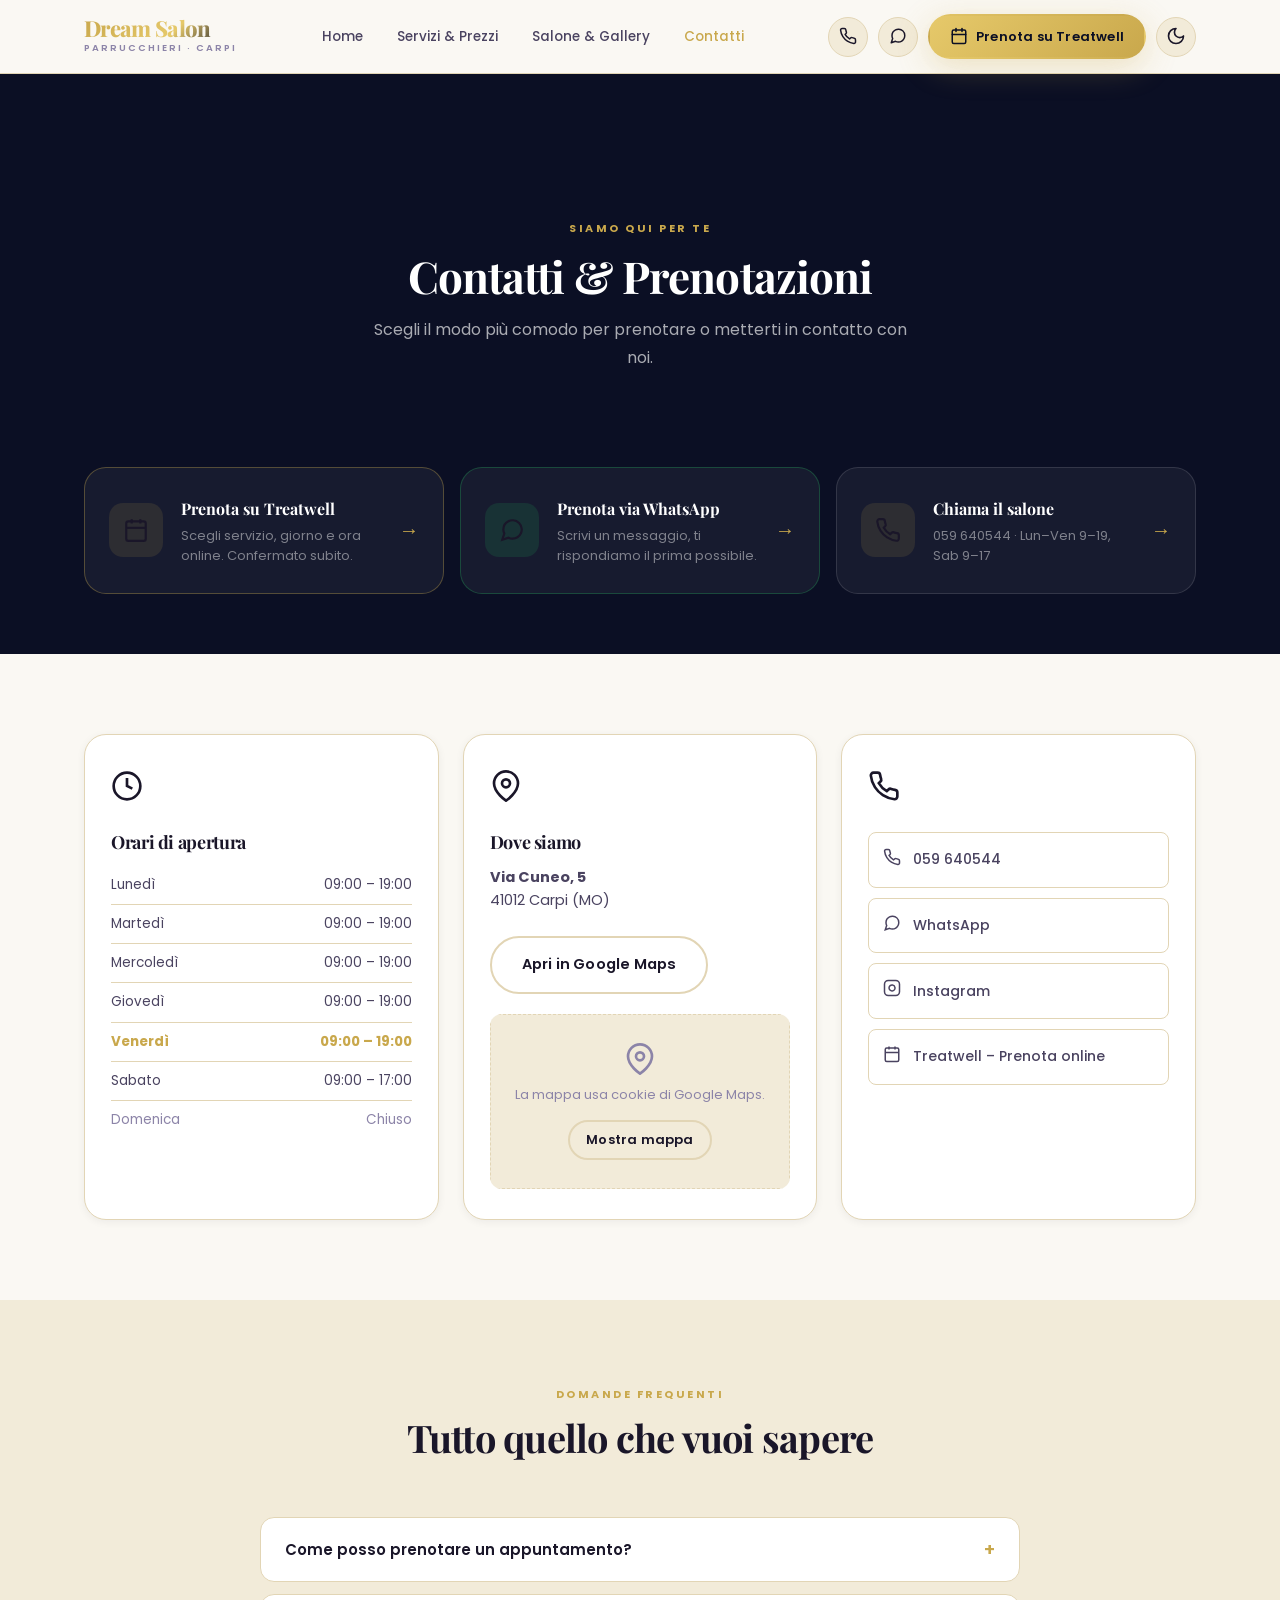
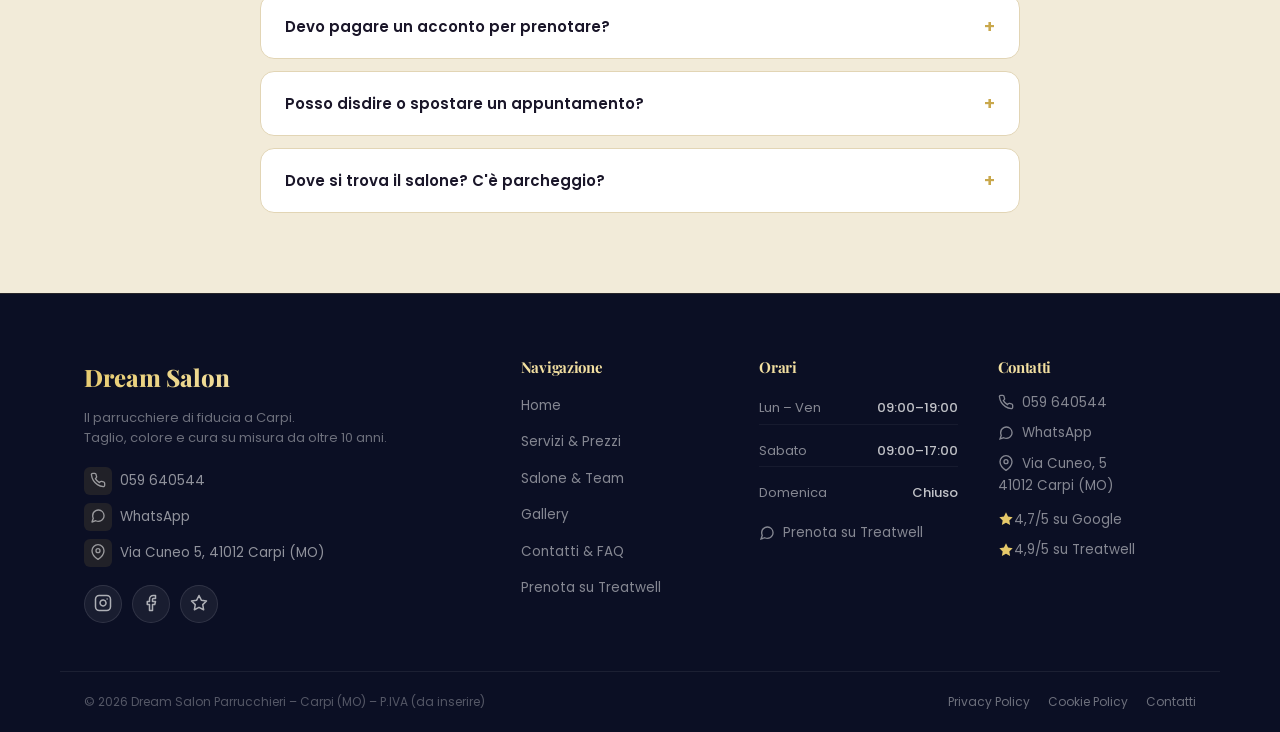
<file: contatti.html>
<!doctype html>
<html lang="it">

<head>
  <meta charset="UTF-8">
  <meta name="viewport" content="width=device-width, initial-scale=1.0">
  <title>Contatti & Prenota | Dream Salon Parrucchieri Carpi</title>
  <meta name="description"
    content="Contatta Dream Salon a Carpi: prenota su Treatwell, scrivi su WhatsApp o chiamaci. Siamo in Via Cuneo 5, Carpi (MO). Lunedì–Venerdì 9–19, Sabato 9–17.">
  <link rel="canonical" href="https://www.dreamsaloncarpi.it/contatti.html">
  <meta property="og:type" content="website">
  <meta property="og:title" content="Contatti &amp; Prenota | Dream Salon Parrucchieri – Carpi (MO)">
  <meta property="og:description" content="Prenota da Dream Salon a Carpi: Treatwell, WhatsApp o telefono. Via Cuneo 5, Carpi (MO). Lun–Ven 9–19, Sab 9–17.">
  <meta property="og:url" content="https://www.dreamsaloncarpi.it/contatti.html">
  <meta property="og:image" content="https://www.dreamsaloncarpi.it/img/salon_hero.png">
  <meta property="og:image:width" content="1200">
  <meta property="og:image:height" content="630">
  <meta name="twitter:card" content="summary_large_image">
  <meta name="twitter:title" content="Contatti &amp; Prenota | Dream Salon Parrucchieri – Carpi (MO)">
  <meta name="twitter:description" content="Prenota da Dream Salon a Carpi via Treatwell, WhatsApp o telefono.">
  <meta name="twitter:image" content="https://www.dreamsaloncarpi.it/img/salon_hero.png">
  <link rel="preconnect" href="https://fonts.googleapis.com">
  <link rel="preconnect" href="https://fonts.gstatic.com" crossorigin>
  <link
    href="https://fonts.googleapis.com/css2?family=Playfair+Display:ital,wght@0,500;0,600;0,700;0,800;1,600&family=Poppins:wght@300;400;500;600;700&display=swap"
    rel="stylesheet">
  <link rel="stylesheet" href="css/style.css">
  <script src="js/main.js" defer></script>

  <script type="application/ld+json">
{
  "@context": "https://schema.org",
  "@type": "HairSalon",
  "name": "Dream Salon Parrucchieri",
  "image": "https://www.dreamsaloncarpi.it/img/salon_hero.png",
  "address": {
    "@type": "PostalAddress",
    "streetAddress": "Via Cuneo, 5",
    "addressLocality": "Carpi",
    "addressRegion": "MO",
    "postalCode": "41012",
    "addressCountry": "IT"
  },
  "telephone": "+39 059 640544",
  "url": "https://www.dreamsaloncarpi.it",
  "sameAs": [
    "https://www.treatwell.it/salone/dream-salon-carpi/"
  ],
  "openingHoursSpecification": [
    { "@type": "OpeningHoursSpecification", "dayOfWeek": ["Monday","Tuesday","Wednesday","Thursday","Friday"], "opens": "09:00", "closes": "19:00" },
    { "@type": "OpeningHoursSpecification", "dayOfWeek": ["Saturday"], "opens": "09:00", "closes": "17:00" }
  ]
}
</script>
  <link rel="icon" type="image/x-icon" href="favicon.ico">
</head>

<body>

  <!-- HEADER -->
  <header id="main-header">
    <div class="header-inner">
      <a href="index.html" class="logo-wrap" id="logo">
        <span class="logo-name">Dream Salon</span>
        <span class="logo-sub">Parrucchieri · Carpi</span>
      </a>
      <nav class="main-nav" aria-label="Navigazione principale">
        <a href="index.html" class="nav-link">Home</a>
        <a href="servizi.html" class="nav-link">Servizi &amp; Prezzi</a>
        <a href="salone.html" class="nav-link">Salone &amp; Gallery</a>
        <a href="contatti.html" class="nav-link active">Contatti</a>
      </nav>
      <div class="header-cta">
        <a href="tel:+390596440544" class="icon-btn" title="Chiama il salone" aria-label="Chiama il salone" id="header-call-btn">
          <svg xmlns="http://www.w3.org/2000/svg" width="18" height="18" viewBox="0 0 24 24" fill="none"
            stroke="currentColor" stroke-width="2" stroke-linecap="round" stroke-linejoin="round" class="ui-icon">
            <path
              d="M22 16.92v3a2 2 0 0 1-2.18 2 19.79 19.79 0 0 1-8.63-3.07 19.5 19.5 0 0 1-6-6 19.79 19.79 0 0 1-3.07-8.67A2 2 0 0 1 4.11 2h3a2 2 0 0 1 2 1.72 12.84 12.84 0 0 0 .7 2.81 2 2 0 0 1-.45 2.11L8.09 9.91a16 16 0 0 0 6 6l1.27-1.27a2 2 0 0 1 2.11-.45 12.84 12.84 0 0 0 2.81.7A2 2 0 0 1 22 16.92z">
            </path>
          </svg>
        </a>
        <a href="https://wa.me/390596440544?text=Ciao!%20Vorrei%20prenotare%20da%20Dream%20Salon." class="icon-btn"
          title="WhatsApp" id="header-wa-btn" aria-label="Scrivici su WhatsApp" target="_blank" rel="noopener">
          <svg xmlns="http://www.w3.org/2000/svg" width="18" height="18" viewBox="0 0 24 24" fill="none"
            stroke="currentColor" stroke-width="2" stroke-linecap="round" stroke-linejoin="round" class="ui-icon">
            <path
              d="M21 11.5a8.38 8.38 0 0 1-.9 3.8 8.5 8.5 0 0 1-7.6 4.7 8.38 8.38 0 0 1-3.8-.9L3 21l1.9-5.7a8.38 8.38 0 0 1-.9-3.8 8.5 8.5 0 0 1 4.7-7.6 8.38 8.38 0 0 1 3.8-.9h.5a8.48 8.48 0 0 1 8 8v.5z">
            </path>
          </svg>
        </a>
        <a href="https://www.treatwell.it/salone/dream-salon-carpi/" class="btn btn-primary header-book-btn"
          id="header-treatwell-btn" target="_blank" rel="noopener">
          <svg xmlns="http://www.w3.org/2000/svg" width="18" height="18" viewBox="0 0 24 24" fill="none"
            stroke="currentColor" stroke-width="2" stroke-linecap="round" stroke-linejoin="round" class="ui-icon">
            <rect x="3" y="4" width="18" height="18" rx="2" ry="2"></rect>
            <line x1="16" y1="2" x2="16" y2="6"></line>
            <line x1="8" y1="2" x2="8" y2="6"></line>
            <line x1="3" y1="10" x2="21" y2="10"></line>
          </svg> Prenota su Treatwell
        </a>
        <button id="theme-toggle" class="theme-toggle" aria-label="Cambia tema">
          <svg xmlns="http://www.w3.org/2000/svg" width="20" height="20" viewBox="0 0 24 24" fill="none"
            stroke="currentColor" stroke-width="2" stroke-linecap="round" stroke-linejoin="round" class="ui-icon">
            <path d="M12 3a6 6 0 0 0 9 9 9 9 0 1 1-9-9Z"></path>
          </svg>
        </button>
        <button class="hamburger" id="hamburger" aria-label="Menu" aria-expanded="false">
          <span></span><span></span><span></span>
        </button>
      </div>
    </div>

    <div class="mobile-menu" id="mobile-menu">
      <a href="index.html" class="mobile-nav-link">
        <svg xmlns="http://www.w3.org/2000/svg" width="16" height="16" viewBox="0 0 24 24" fill="none"
          stroke="currentColor" stroke-width="2" stroke-linecap="round" stroke-linejoin="round" class="ui-icon"
          style="margin-right:6px;">
          <path d="m3 9 9-7 9 7v11a2 2 0 0 1-2 2H5a2 2 0 0 1-2-2z"></path>
          <polyline points="9 22 9 12 15 12 15 22"></polyline>
        </svg> Home
      </a>
      <a href="servizi.html" class="mobile-nav-link">
        <svg xmlns="http://www.w3.org/2000/svg" width="16" height="16" viewBox="0 0 24 24" fill="none"
          stroke="currentColor" stroke-width="2" stroke-linecap="round" stroke-linejoin="round" class="ui-icon"
          style="margin-right:6px;">
          <circle cx="6" cy="6" r="3"></circle>
          <circle cx="6" cy="18" r="3"></circle>
          <line x1="20" y1="4" x2="8.12" y2="15.88"></line>
          <line x1="14.47" y1="14.48" x2="20" y2="20"></line>
          <line x1="8.12" y1="8.12" x2="12" y2="12"></line>
        </svg> Servizi & Prezzi
      </a>
      <a href="salone.html" class="mobile-nav-link">
        <svg xmlns="http://www.w3.org/2000/svg" width="16" height="16" viewBox="0 0 24 24" fill="none"
          stroke="currentColor" stroke-width="2" stroke-linecap="round" stroke-linejoin="round" class="ui-icon"
          style="margin-right:6px;">
          <polygon
            points="12 2 15.09 8.26 22 9.27 17 14.14 18.18 21.02 12 17.77 5.82 21.02 7 14.14 2 9.27 8.91 8.26 12 2">
          </polygon>
        </svg> Salone & Gallery
      </a>
      <a href="contatti.html" class="mobile-nav-link">
        <svg xmlns="http://www.w3.org/2000/svg" width="16" height="16" viewBox="0 0 24 24" fill="none"
          stroke="currentColor" stroke-width="2" stroke-linecap="round" stroke-linejoin="round" class="ui-icon"
          style="margin-right:6px;">
          <path d="M21 10c0 7-9 13-9 13s-9-6-9-13a9 9 0 0 1 18 0z"></path>
          <circle cx="12" cy="10" r="3"></circle>
        </svg> Contatti
      </a>
      <a href="https://www.treatwell.it/salone/dream-salon-carpi/" class="btn btn-primary" id="mobile-menu-treatwell"
        target="_blank" rel="noopener">
        <svg xmlns="http://www.w3.org/2000/svg" width="16" height="16" viewBox="0 0 24 24" fill="none"
          stroke="currentColor" stroke-width="2" stroke-linecap="round" stroke-linejoin="round" class="ui-icon">
          <rect x="3" y="4" width="18" height="18" rx="2" ry="2"></rect>
          <line x1="16" y1="2" x2="16" y2="6"></line>
          <line x1="8" y1="2" x2="8" y2="6"></line>
          <line x1="3" y1="10" x2="21" y2="10"></line>
        </svg> Prenota su Treatwell
      </a>
    </div>
  </header>
  <main>
    <!-- ============================================================
     PAGE HERO
     ============================================================ -->
    <section class="contact-hero" id="contatti">
      <div class="container">
        <div class="section-header" style="padding-top: 80px;">
          <span class="eyebrow">Siamo qui per te</span>
          <h1>Contatti &amp; Prenotazioni</h1>
          <p>Scegli il modo più comodo per prenotare o metterti in contatto con noi.</p>
        </div>

        <!-- CTA CARDS PRINCIPALI -->
        <div class="contact-cta-grid" data-aos>
          <!-- Treatwell -->
          <a href="https://www.treatwell.it/salone/dream-salon-carpi/" class="contact-cta-card treatwell-card"
            id="treatwell-main-btn" target="_blank" rel="noopener">
            <div class="contact-cta-icon"><svg xmlns="http://www.w3.org/2000/svg" viewBox="0 0 24 24" fill="none" stroke="currentColor" stroke-width="2">
                <rect x="3" y="4" width="18" height="18" rx="2" ry="2"></rect>
                <line x1="16" y1="2" x2="16" y2="6"></line>
                <line x1="8" y1="2" x2="8" y2="6"></line>
                <line x1="3" y1="10" x2="21" y2="10"></line>
              </svg></div>
            <div class="contact-cta-body">
              <strong>Prenota su Treatwell</strong>
              <span>Scegli servizio, giorno e ora online. Confermato subito.</span>
            </div>
            <div class="contact-cta-arrow">→</div>
          </a>

          <!-- WhatsApp -->
          <a href="https://wa.me/390596440544?text=Ciao!%20Vorrei%20prenotare%20un%20appuntamento%20da%20Dream%20Salon.%20Potreste%20dirmi%20la%20prima%20disponibilit%C3%A0%3F"
            class="contact-cta-card whatsapp-card" id="whatsapp-main-btn" target="_blank" rel="noopener">
            <div class="contact-cta-icon"><svg xmlns="http://www.w3.org/2000/svg" viewBox="0 0 24 24" fill="none" stroke="currentColor" stroke-width="2">
                <path
                  d="M21 11.5a8.38 8.38 0 0 1-.9 3.8 8.5 8.5 0 0 1-7.6 4.7 8.38 8.38 0 0 1-3.8-.9L3 21l1.9-5.7a8.38 8.38 0 0 1-.9-3.8 8.5 8.5 0 0 1 4.7-7.6 8.38 8.38 0 0 1 3.8-.9h.5a8.48 8.48 0 0 1 8 8v.5z">
                </path>
              </svg></div>
            <div class="contact-cta-body">
              <strong>Prenota via WhatsApp</strong>
              <span>Scrivi un messaggio, ti rispondiamo il prima possibile.</span>
            </div>
            <div class="contact-cta-arrow">→</div>
          </a>

          <!-- Telefono -->
          <a href="tel:+390596440544" class="contact-cta-card phone-card" id="phone-main-btn">
            <div class="contact-cta-icon"><svg xmlns="http://www.w3.org/2000/svg" viewBox="0 0 24 24" fill="none" stroke="currentColor" stroke-width="2">
                <path
                  d="M22 16.92v3a2 2 0 0 1-2.18 2 19.79 19.79 0 0 1-8.63-3.07 19.5 19.5 0 0 1-6-6 19.79 19.79 0 0 1-3.07-8.67A2 2 0 0 1 4.11 2h3a2 2 0 0 1 2 1.72 12.84 12.84 0 0 0 .7 2.81 2 2 0 0 1-.45 2.11L8.09 9.91a16 16 0 0 0 6 6l1.27-1.27a2 2 0 0 1 2.11-.45 12.84 12.84 0 0 0 2.81.7A2 2 0 0 1 22 16.92z">
                </path>
              </svg></div>
            <div class="contact-cta-body">
              <strong>Chiama il salone</strong>
              <span>059 640544 · Lun–Ven 9–19, Sab 9–17</span>
            </div>
            <div class="contact-cta-arrow">→</div>
          </a>
        </div>
      </div>
    </section>

    <!-- ============================================================
     INFO SALONE
     ============================================================ -->
    <section class="contact-info-section">
      <div class="container">
        <div class="contact-info-grid">

          <!-- Orari -->
          <div class="contact-info-card" data-aos>
            <div class="contact-info-icon"><svg xmlns="http://www.w3.org/2000/svg" viewBox="0 0 24 24" fill="none" stroke="currentColor" stroke-width="2">
                <circle cx="12" cy="12" r="10"></circle>
                <polyline points="12 6 12 12 16 14"></polyline>
              </svg></div>
            <h3>Orari di apertura</h3>
            <ul class="hours-list">
              <div class="hours-row"><span>Lunedì</span><span>09:00 – 19:00</span></div>
              <div class="hours-row"><span>Martedì</span><span>09:00 – 19:00</span></div>
              <div class="hours-row"><span>Mercoledì</span><span>09:00 – 19:00</span></div>
              <div class="hours-row"><span>Giovedì</span><span>09:00 – 19:00</span></div>
              <div class="hours-row"><span>Venerdì</span><span>09:00 – 19:00</span></div>
              <div class="hours-row"><span>Sabato</span><span>09:00 – 17:00</span></div>
              <div class="hours-row closed"><span>Domenica</span><span>Chiuso</span></div>
            </ul>
          </div>

          <!-- Indirizzo -->
          <div class="contact-info-card" data-aos data-delay="100">
            <div class="contact-info-icon"><svg xmlns="http://www.w3.org/2000/svg" viewBox="0 0 24 24" fill="none" stroke="currentColor" stroke-width="2">
                <path d="M21 10c0 7-9 13-9 13s-9-6-9-13a9 9 0 0 1 18 0z"></path>
                <circle cx="12" cy="10" r="3"></circle>
              </svg></div>
            <h3>Dove siamo</h3>
            <p><strong>Via Cuneo, 5</strong><br>41012 Carpi (MO)</p>
            <a href="https://www.google.com/maps?q=Via+Cuneo+5+Carpi+MO" class="btn btn-outline-dark" id="maps-btn"
              target="_blank" rel="noopener" style="margin-top:16px; display:inline-block;"> Apri in Google Maps
            </a>
            <!-- Embed mappa – caricamento condizionale (GDPR cookie consent) -->
            <div class="map-embed" style="margin-top:20px; border-radius:12px; overflow:hidden;">
              <div id="map-placeholder" class="map-consent-placeholder">
                <svg xmlns="http://www.w3.org/2000/svg" viewBox="0 0 24 24" fill="none" stroke="currentColor" stroke-width="2" width="32" height="32" style="color:var(--text-light);margin-bottom:10px;">
                  <path d="M21 10c0 7-9 13-9 13s-9-6-9-13a9 9 0 0 1 18 0z"></path><circle cx="12" cy="10" r="3"></circle>
                </svg>
                <p>La mappa usa cookie di Google Maps.</p>
                <button onclick="loadGoogleMap()" class="btn btn-outline-dark" style="margin-top:8px;font-size:13px;padding:8px 16px;">Mostra mappa</button>
              </div>
              <div id="map-iframe-wrap" style="display:none;">
                <iframe id="map-iframe" title="Dream Salon Carpi – mappa" width="100%" height="200" style="border:0; display:block;"
                  loading="lazy" allowfullscreen referrerpolicy="no-referrer-when-downgrade"
                  data-src="https://maps.google.com/maps?q=Via+Cuneo+5+Carpi+MO&t=&z=15&ie=UTF8&iwloc=&output=embed">
                </iframe>
              </div>
            </div>
          </div>

          <!-- Contatti diretti -->
          <div class="contact-info-card" data-aos data-delay="200">
            <div class="contact-info-icon"><svg xmlns="http://www.w3.org/2000/svg" viewBox="0 0 24 24" fill="none" stroke="currentColor" stroke-width="2">
                <path d="M22 16.92v3a2 2 0 0 1-2.18 2 19.79 19.79 0 0 1-8.63-3.07 19.5 19.5 0 0 1-6-6 19.79 19.79 0 0 1-3.07-8.67A2 2 0 0 1 4.11 2h3a2 2 0 0 1 2 1.72 12.84 12.84 0 0 0 .7 2.81 2 2 0 0 1-.45 2.11L8.09 9.91a16 16 0 0 0 6 6l1.27-1.27a2 2 0 0 1 2.11-.45 12.84 12.84 0 0 0 2.81.7A2 2 0 0 1 22 16.92z"></path>
              </svg></div>
            <div class="contact-links">
              <a href="tel:+390596440544" class="contact-link-row" id="contact-tel-btn">
                <span class="contact-link-icon"><svg xmlns="http://www.w3.org/2000/svg" viewBox="0 0 24 24" fill="none" stroke="currentColor" stroke-width="2">
                    <path d="M22 16.92v3a2 2 0 0 1-2.18 2 19.79 19.79 0 0 1-8.63-3.07 19.5 19.5 0 0 1-6-6 19.79 19.79 0 0 1-3.07-8.67A2 2 0 0 1 4.11 2h3a2 2 0 0 1 2 1.72 12.84 12.84 0 0 0 .7 2.81 2 2 0 0 1-.45 2.11L8.09 9.91a16 16 0 0 0 6 6l1.27-1.27a2 2 0 0 1 2.11-.45 12.84 12.84 0 0 0 2.81.7A2 2 0 0 1 22 16.92z"></path>
                  </svg></span>
                <span>059 640544</span>
              </a>
              <a href="https://wa.me/390596440544?text=Ciao!%20Vorrei%20prenotare%20un%20appuntamento%20da%20Dream%20Salon."
                class="contact-link-row" id="contact-wa-btn" target="_blank" rel="noopener">
                <span class="contact-link-icon"><svg xmlns="http://www.w3.org/2000/svg" viewBox="0 0 24 24" fill="none" stroke="currentColor" stroke-width="2">
                    <path d="M21 11.5a8.38 8.38 0 0 1-.9 3.8 8.5 8.5 0 0 1-7.6 4.7 8.38 8.38 0 0 1-3.8-.9L3 21l1.9-5.7a8.38 8.38 0 0 1-.9-3.8 8.5 8.5 0 0 1 4.7-7.6 8.38 8.38 0 0 1 3.8-.9h.5a8.48 8.48 0 0 1 8 8v.5z"></path>
                  </svg></span>
                <span>WhatsApp</span>
              </a>
              <a href="https://www.instagram.com/" class="contact-link-row" id="contact-ig-btn" target="_blank"
                rel="noopener">
                <span class="contact-link-icon"><svg xmlns="http://www.w3.org/2000/svg" viewBox="0 0 24 24" fill="none" stroke="currentColor" stroke-width="2">
                    <rect x="2" y="2" width="20" height="20" rx="5" ry="5"></rect>
                    <path d="M16 11.37A4 4 0 1 1 12.63 8 4 4 0 0 1 16 11.37z"></path>
                    <line x1="17.5" y1="6.5" x2="17.51" y2="6.5"></line>
                  </svg></span>
                <span>Instagram</span>
              </a>
              <a href="https://www.treatwell.it/salone/dream-salon-carpi/" class="contact-link-row" id="contact-tw-btn"
                target="_blank" rel="noopener">
                <span class="contact-link-icon"><svg xmlns="http://www.w3.org/2000/svg" viewBox="0 0 24 24" fill="none" stroke="currentColor" stroke-width="2">
                    <rect x="3" y="4" width="18" height="18" rx="2" ry="2"></rect>
                    <line x1="16" y1="2" x2="16" y2="6"></line>
                    <line x1="8" y1="2" x2="8" y2="6"></line>
                    <line x1="3" y1="10" x2="21" y2="10"></line>
                  </svg></span>
                <span>Treatwell – Prenota online</span>
              </a>
            </div>
          </div>

        </div>
      </div>
    </section>

    <!-- ============================================================
     FAQ
     ============================================================ -->
    <section class="faq-section" id="faq">
      <div class="container">
        <div class="section-header" data-aos>
          <span class="eyebrow">Domande frequenti</span>
          <h2>Tutto quello che vuoi sapere</h2>
        </div>
        <div class="faq-list">
          <div class="faq-item" data-aos data-delay="100">
            <button class="faq-question" aria-expanded="false" id="faq-q1" aria-controls="faq-a1">
              Come posso prenotare un appuntamento?
              <span class="faq-arrow" aria-hidden="true">+</span>
            </button>
            <div class="faq-answer" id="faq-a1" role="region" aria-labelledby="faq-q1">
              <p>Puoi prenotare direttamente su <a href="https://www.treatwell.it/salone/dream-salon-carpi/"
                  target="_blank" rel="noopener">Treatwell</a> (scegli servizio, data e ora in autonomia), oppure
                scriverci su <a href="https://wa.me/390596440544?text=Ciao!%20Vorrei%20prenotare%20da%20Dream%20Salon."
                  target="_blank" rel="noopener">WhatsApp</a> o chiamarci al 059 640544.</p>
            </div>
          </div>
          <div class="faq-item" data-aos data-delay="150">
            <button class="faq-question" aria-expanded="false" id="faq-q2" aria-controls="faq-a2">
              Devo pagare un acconto per prenotare?
              <span class="faq-arrow" aria-hidden="true">+</span>
            </button>
            <div class="faq-answer" id="faq-a2" role="region" aria-labelledby="faq-q2">
              <p>Per la maggior parte dei servizi non è richiesto alcun acconto. Per acconciature evento o servizi sposa
                potremmo chiederti una piccola caparra, che ti comunicheremo in anticipo.</p>
            </div>
          </div>
          <div class="faq-item" data-aos data-delay="200">
            <button class="faq-question" aria-expanded="false" id="faq-q3" aria-controls="faq-a3">
              Posso disdire o spostare un appuntamento?
              <span class="faq-arrow" aria-hidden="true">+</span>
            </button>
            <div class="faq-answer" id="faq-a3" role="region" aria-labelledby="faq-q3">
              <p>Certo, ti chiediamo solo di avvisarci con almeno qualche ora di anticipo. Una semplice chiamata o
                WhatsApp è più che sufficiente.</p>
            </div>
          </div>
          <div class="faq-item" data-aos data-delay="250">
            <button class="faq-question" aria-expanded="false" id="faq-q4" aria-controls="faq-a4">
              Dove si trova il salone? C'è parcheggio?
              <span class="faq-arrow" aria-hidden="true">+</span>
            </button>
            <div class="faq-answer" id="faq-a4" role="region" aria-labelledby="faq-q4">
              <p>Siamo in <strong>Via Cuneo 5, Carpi (MO)</strong>. Nelle vicinanze trovi parcheggio in strada. Hai
                bisogno di indicazioni? Chiamaci!</p>
            </div>
          </div>
        </div>
      </div>
    </section>

    <!-- FOOTER -->
  </main>
  <footer id="footer">
    <div class="container">
      <div class="footer-grid">

        <div class="footer-brand">
          <div class="footer-logo">Dream Salon</div>
          <p class="footer-tagline">Il parrucchiere di fiducia a Carpi.<br>Taglio, colore e cura su misura da oltre 10
            anni.</p>
          <div class="footer-contact">
            <a href="tel:+390596440544" id="footer-call-btn">
              <span class="fc-icon"><svg xmlns="http://www.w3.org/2000/svg" viewBox="0 0 24 24" fill="none"
                  stroke="currentColor" stroke-width="2" stroke-linecap="round" stroke-linejoin="round"
                  class="ui-icon icon-sm">
                  <path
                    d="M22 16.92v3a2 2 0 0 1-2.18 2 19.79 19.79 0 0 1-8.63-3.07 19.5 19.5 0 0 1-6-6 19.79 19.79 0 0 1-3.07-8.67A2 2 0 0 1 4.11 2h3a2 2 0 0 1 2 1.72 12.84 12.84 0 0 0 .7 2.81 2 2 0 0 1-.45 2.11L8.09 9.91a16 16 0 0 0 6 6l1.27-1.27a2 2 0 0 1 2.11-.45 12.84 12.84 0 0 0 2.81.7A2 2 0 0 1 22 16.92z">
                  </path>
                </svg></span>
              059 640544
            </a>
            <a href="https://wa.me/390596440544" id="footer-wa-btn" target="_blank" rel="noopener">
              <span class="fc-icon"><svg xmlns="http://www.w3.org/2000/svg" viewBox="0 0 24 24" fill="none"
                  stroke="currentColor" stroke-width="2" stroke-linecap="round" stroke-linejoin="round"
                  class="ui-icon icon-sm">
                  <path
                    d="M21 11.5a8.38 8.38 0 0 1-.9 3.8 8.5 8.5 0 0 1-7.6 4.7 8.38 8.38 0 0 1-3.8-.9L3 21l1.9-5.7a8.38 8.38 0 0 1-.9-3.8 8.5 8.5 0 0 1 4.7-7.6 8.38 8.38 0 0 1 3.8-.9h.5a8.48 8.48 0 0 1 8 8v.5z">
                  </path>
                </svg></span>
              WhatsApp
            </a>
            <a href="https://www.google.com/maps?q=Via+Cuneo+5+Carpi+MO" target="_blank" rel="noopener"
              id="footer-map-btn">
              <span class="fc-icon"><svg xmlns="http://www.w3.org/2000/svg" viewBox="0 0 24 24" fill="none"
                  stroke="currentColor" stroke-width="2" stroke-linecap="round" stroke-linejoin="round"
                  class="ui-icon icon-sm">
                  <path d="M21 10c0 7-9 13-9 13s-9-6-9-13a9 9 0 0 1 18 0z"></path>
                  <circle cx="12" cy="10" r="3"></circle>
                </svg></span>
              Via Cuneo 5, 41012 Carpi (MO)
            </a>
          </div>
          <div class="footer-socials">
            <a href="https://www.instagram.com/" class="footer-social-btn" target="_blank" rel="noopener"
              aria-label="Instagram" id="footer-ig-btn">
              <svg xmlns="http://www.w3.org/2000/svg" viewBox="0 0 24 24" fill="none" stroke="currentColor"
                stroke-width="2" stroke-linecap="round" stroke-linejoin="round" class="ui-icon icon-md">
                <rect x="2" y="2" width="20" height="20" rx="5" ry="5"></rect>
                <path d="M16 11.37A4 4 0 1 1 12.63 8 4 4 0 0 1 16 11.37z"></path>
                <line x1="17.5" y1="6.5" x2="17.51" y2="6.5"></line>
              </svg>
            </a>
            <a href="https://www.facebook.com/" class="footer-social-btn" target="_blank" rel="noopener"
              aria-label="Facebook" id="footer-fb-btn">
              <svg xmlns="http://www.w3.org/2000/svg" viewBox="0 0 24 24" fill="none" stroke="currentColor"
                stroke-width="2" stroke-linecap="round" stroke-linejoin="round" class="ui-icon icon-md">
                <path d="M18 2h-3a5 5 0 0 0-5 5v3H7v4h3v8h4v-8h3l1-4h-4V7a1 1 0 0 1 1-1h3z"></path>
              </svg>
            </a>
            <a href="https://www.treatwell.it/salone/dream-salon-carpi/" class="footer-social-btn" target="_blank"
              rel="noopener" aria-label="Treatwell" id="footer-tw-btn">
              <svg xmlns="http://www.w3.org/2000/svg" viewBox="0 0 24 24" fill="none" stroke="currentColor"
                stroke-width="2" stroke-linecap="round" stroke-linejoin="round" class="ui-icon icon-md">
                <polygon
                  points="12 2 15.09 8.26 22 9.27 17 14.14 18.18 21.02 12 17.77 5.82 21.02 7 14.14 2 9.27 8.91 8.26 12 2">
                </polygon>
              </svg>
            </a>
          </div>
        </div>

        <div>
          <h4>Navigazione</h4>
          <ul>
            <li><a href="index.html">Home</a></li>
            <li><a href="servizi.html">Servizi & Prezzi</a></li>
            <li><a href="salone.html">Salone & Team</a></li>
            <li><a href="salone.html#gallery">Gallery</a></li>
            <li><a href="contatti.html">Contatti & FAQ</a></li>
            <li><a href="https://www.treatwell.it/salone/dream-salon-carpi/" target="_blank" rel="noopener">Prenota su
                Treatwell</a></li>
          </ul>
        </div>

        <div>
          <h4>Orari</h4>
          <ul class="footer-hours">
            <li><span>Lun – Ven</span><span>09:00–19:00</span></li>
            <li><span>Sabato</span><span>09:00–17:00</span></li>
            <li><span>Domenica</span><span>Chiuso</span></li>
          </ul>
          <p style="margin-top:14px;"><svg xmlns="http://www.w3.org/2000/svg" viewBox="0 0 24 24" fill="none" stroke="currentColor" stroke-width="2"
              class="ui-icon icon-sm" style="margin-right:8px;">
              <path
                d="M21 11.5a8.38 8.38 0 0 1-.9 3.8 8.5 8.5 0 0 1-7.6 4.7 8.38 8.38 0 0 1-3.8-.9L3 21l1.9-5.7a8.38 8.38 0 0 1-.9-3.8 8.5 8.5 0 0 1 4.7-7.6 8.38 8.38 0 0 1 3.8-.9h.5a8.48 8.48 0 0 1 8 8v.5z">
              </path>
            </svg><a href="https://www.treatwell.it/salone/dream-salon-carpi/" target="_blank" rel="noopener">Prenota su
              Treatwell</a></p>
        </div>

        <div>
          <h4>Contatti</h4>
          <p><svg xmlns="http://www.w3.org/2000/svg" viewBox="0 0 24 24" fill="none" stroke="currentColor" stroke-width="2" class="ui-icon icon-sm"
              style="margin-right:8px;">
              <path
                d="M22 16.92v3a2 2 0 0 1-2.18 2 19.79 19.79 0 0 1-8.63-3.07 19.5 19.5 0 0 1-6-6 19.79 19.79 0 0 1-3.07-8.67A2 2 0 0 1 4.11 2h3a2 2 0 0 1 2 1.72 12.84 12.84 0 0 0 .7 2.81 2 2 0 0 1-.45 2.11L8.09 9.91a16 16 0 0 0 6 6l1.27-1.27a2 2 0 0 1 2.11-.45 12.84 12.84 0 0 0 2.81.7A2 2 0 0 1 22 16.92z">
              </path>
            </svg><a href="tel:+390596440544">059 640544</a></p>
          <p><svg xmlns="http://www.w3.org/2000/svg" viewBox="0 0 24 24" fill="none" stroke="currentColor" stroke-width="2" class="ui-icon icon-sm"
              style="margin-right:8px;">
              <path
                d="M21 11.5a8.38 8.38 0 0 1-.9 3.8 8.5 8.5 0 0 1-7.6 4.7 8.38 8.38 0 0 1-3.8-.9L3 21l1.9-5.7a8.38 8.38 0 0 1-.9-3.8 8.5 8.5 0 0 1 4.7-7.6 8.38 8.38 0 0 1 3.8-.9h.5a8.48 8.48 0 0 1 8 8v.5z">
              </path>
            </svg><a href="https://wa.me/390596440544">WhatsApp</a></p>
          <p><svg xmlns="http://www.w3.org/2000/svg" viewBox="0 0 24 24" fill="none" stroke="currentColor" stroke-width="2" class="ui-icon icon-sm"
              style="margin-right:8px;">
              <path d="M21 10c0 7-9 13-9 13s-9-6-9-13a9 9 0 0 1 18 0z"></path>
              <circle cx="12" cy="10" r="3"></circle>
            </svg>Via Cuneo, 5<br>41012 Carpi (MO)</p>
          <p style="margin-top:12px;"><svg xmlns="http://www.w3.org/2000/svg" viewBox="0 0 24 24" fill="currentColor" stroke="none" class="ui-icon icon-sm"
              style="color:var(--gold-bright);">
              <polygon
                points="12 2 15.09 8.26 22 9.27 17 14.14 18.18 21.02 12 17.77 5.82 21.02 7 14.14 2 9.27 8.91 8.26 12 2">
              </polygon>
            </svg>4,7/5 su <a href="https://g.page/r/dreamsaloncarpi" target="_blank" rel="noopener">Google</a></p>
          <p><svg xmlns="http://www.w3.org/2000/svg" viewBox="0 0 24 24" fill="currentColor" stroke="none" class="ui-icon icon-sm"
              style="color:var(--gold-bright);">
              <polygon
                points="12 2 15.09 8.26 22 9.27 17 14.14 18.18 21.02 12 17.77 5.82 21.02 7 14.14 2 9.27 8.91 8.26 12 2">
              </polygon>
            </svg>4,9/5 su <a href="https://www.treatwell.it/salone/dream-salon-carpi/" target="_blank"
              rel="noopener">Treatwell</a></p>
        </div>

      </div>
    </div>
    <div class="footer-bottom container">
      <span>© 2026 Dream Salon Parrucchieri – Carpi (MO) – P.IVA (da inserire)</span>
      <div class="footer-bottom-links">
        <a href="privacy.html" id="footer-privacy-link">Privacy Policy</a>
        <a href="privacy.html#cookie" id="footer-cookie-link">Cookie Policy</a>
        <a href="contatti.html">Contatti</a>
      </div>
    </div>
  </footer>

  <!-- STICKY MOBILE CTA -->
  <div class="sticky-mobile" role="region" aria-label="Azioni rapide">
    <a href="tel:+390596440544" class="sm-call" aria-label="Chiama il salone">
      <svg xmlns="http://www.w3.org/2000/svg" width="16" height="16" viewBox="0 0 24 24" fill="none"
        stroke="currentColor" stroke-width="2" stroke-linecap="round" stroke-linejoin="round" class="ui-icon"
        style="margin-right:4px;">
        <path
          d="M22 16.92v3a2 2 0 0 1-2.18 2 19.79 19.79 0 0 1-8.63-3.07 19.5 19.5 0 0 1-6-6 19.79 19.79 0 0 1-3.07-8.67A2 2 0 0 1 4.11 2h3a2 2 0 0 1 2 1.72 12.84 12.84 0 0 0 .7 2.81 2 2 0 0 1-.45 2.11L8.09 9.91a16 16 0 0 0 6 6l1.27-1.27a2 2 0 0 1 2.11-.45 12.84 12.84 0 0 0 2.81.7A2 2 0 0 1 22 16.92z">
        </path>
      </svg> Chiama
    </a>
    <a href="https://www.treatwell.it/salone/dream-salon-carpi/" class="sm-book" target="_blank" rel="noopener">
      <svg xmlns="http://www.w3.org/2000/svg" width="16" height="16" viewBox="0 0 24 24" fill="none"
        stroke="currentColor" stroke-width="2" stroke-linecap="round" stroke-linejoin="round" class="ui-icon"
        style="margin-right:4px;">
        <rect x="3" y="4" width="18" height="18" rx="2" ry="2"></rect>
        <line x1="16" y1="2" x2="16" y2="6"></line>
        <line x1="8" y1="2" x2="8" y2="6"></line>
        <line x1="3" y1="10" x2="21" y2="10"></line>
      </svg> Prenota
    </a>
  </div>

</body>

</html>
</file>
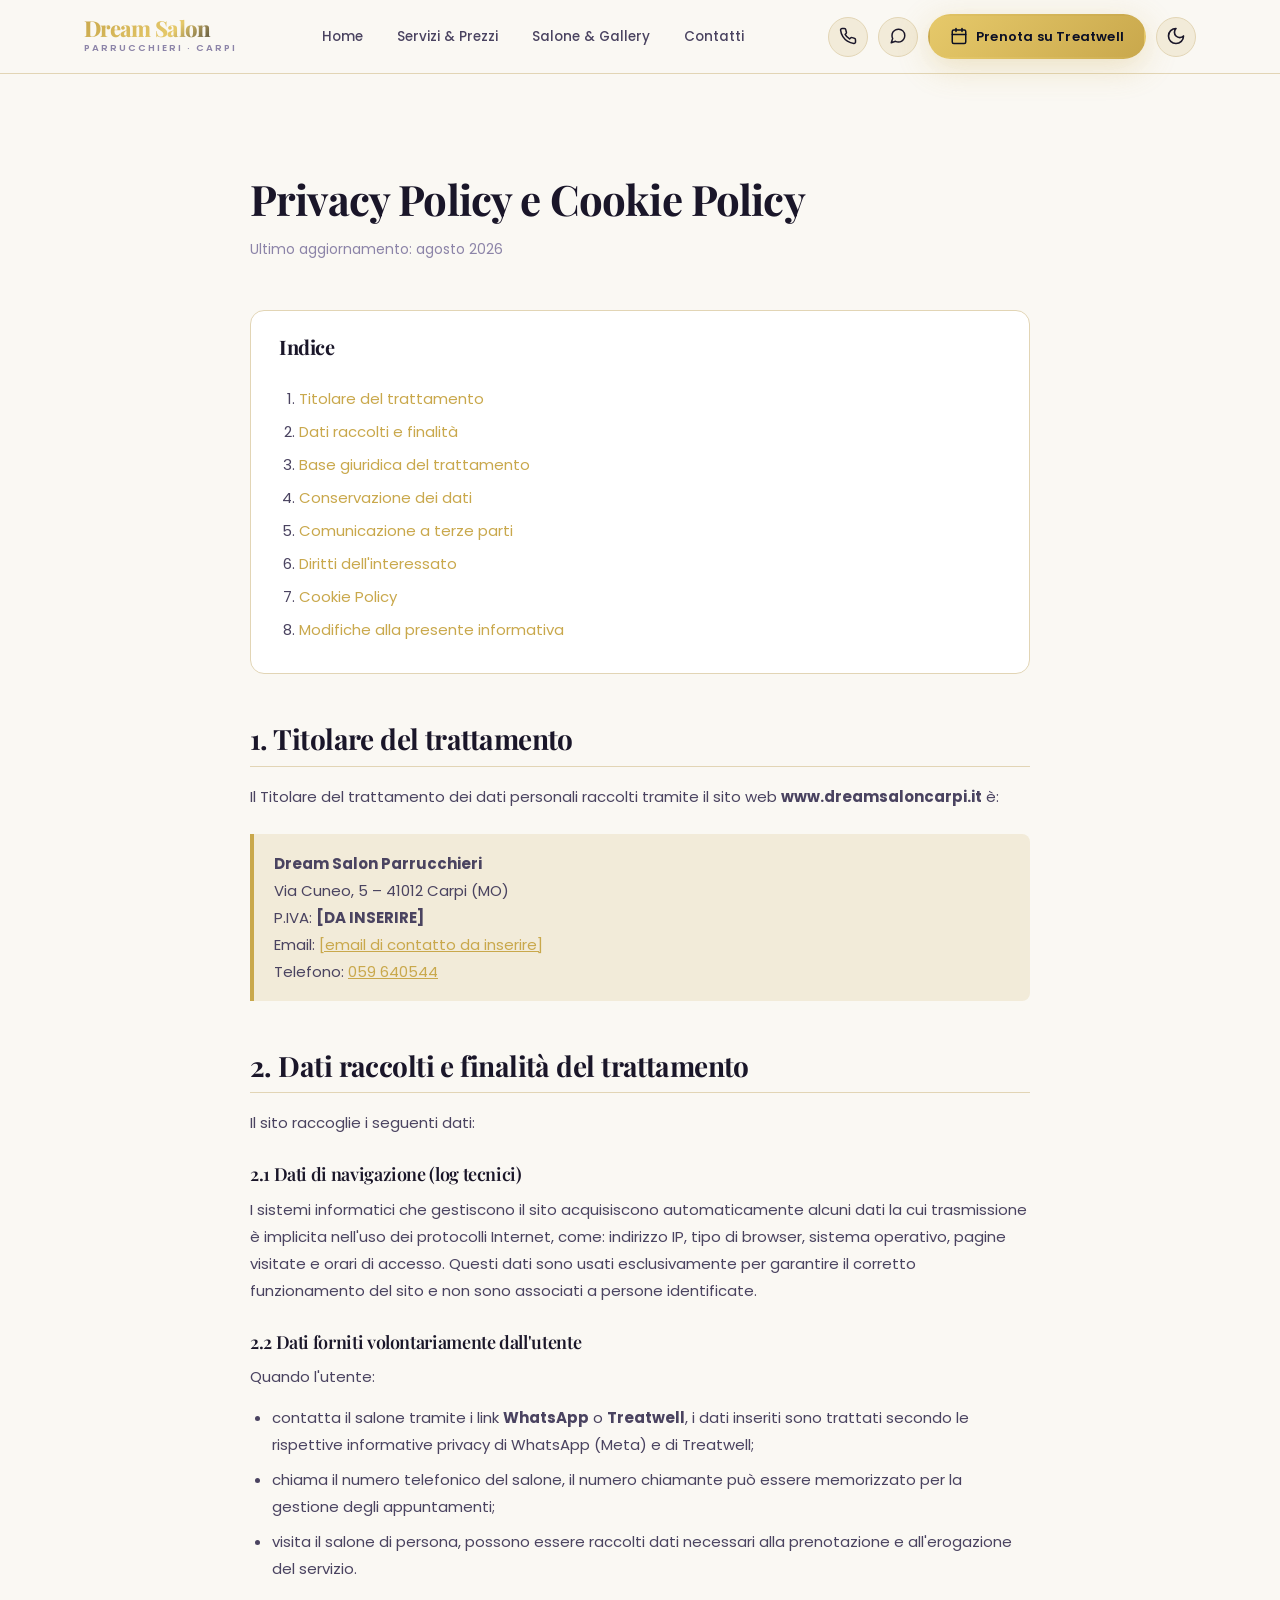
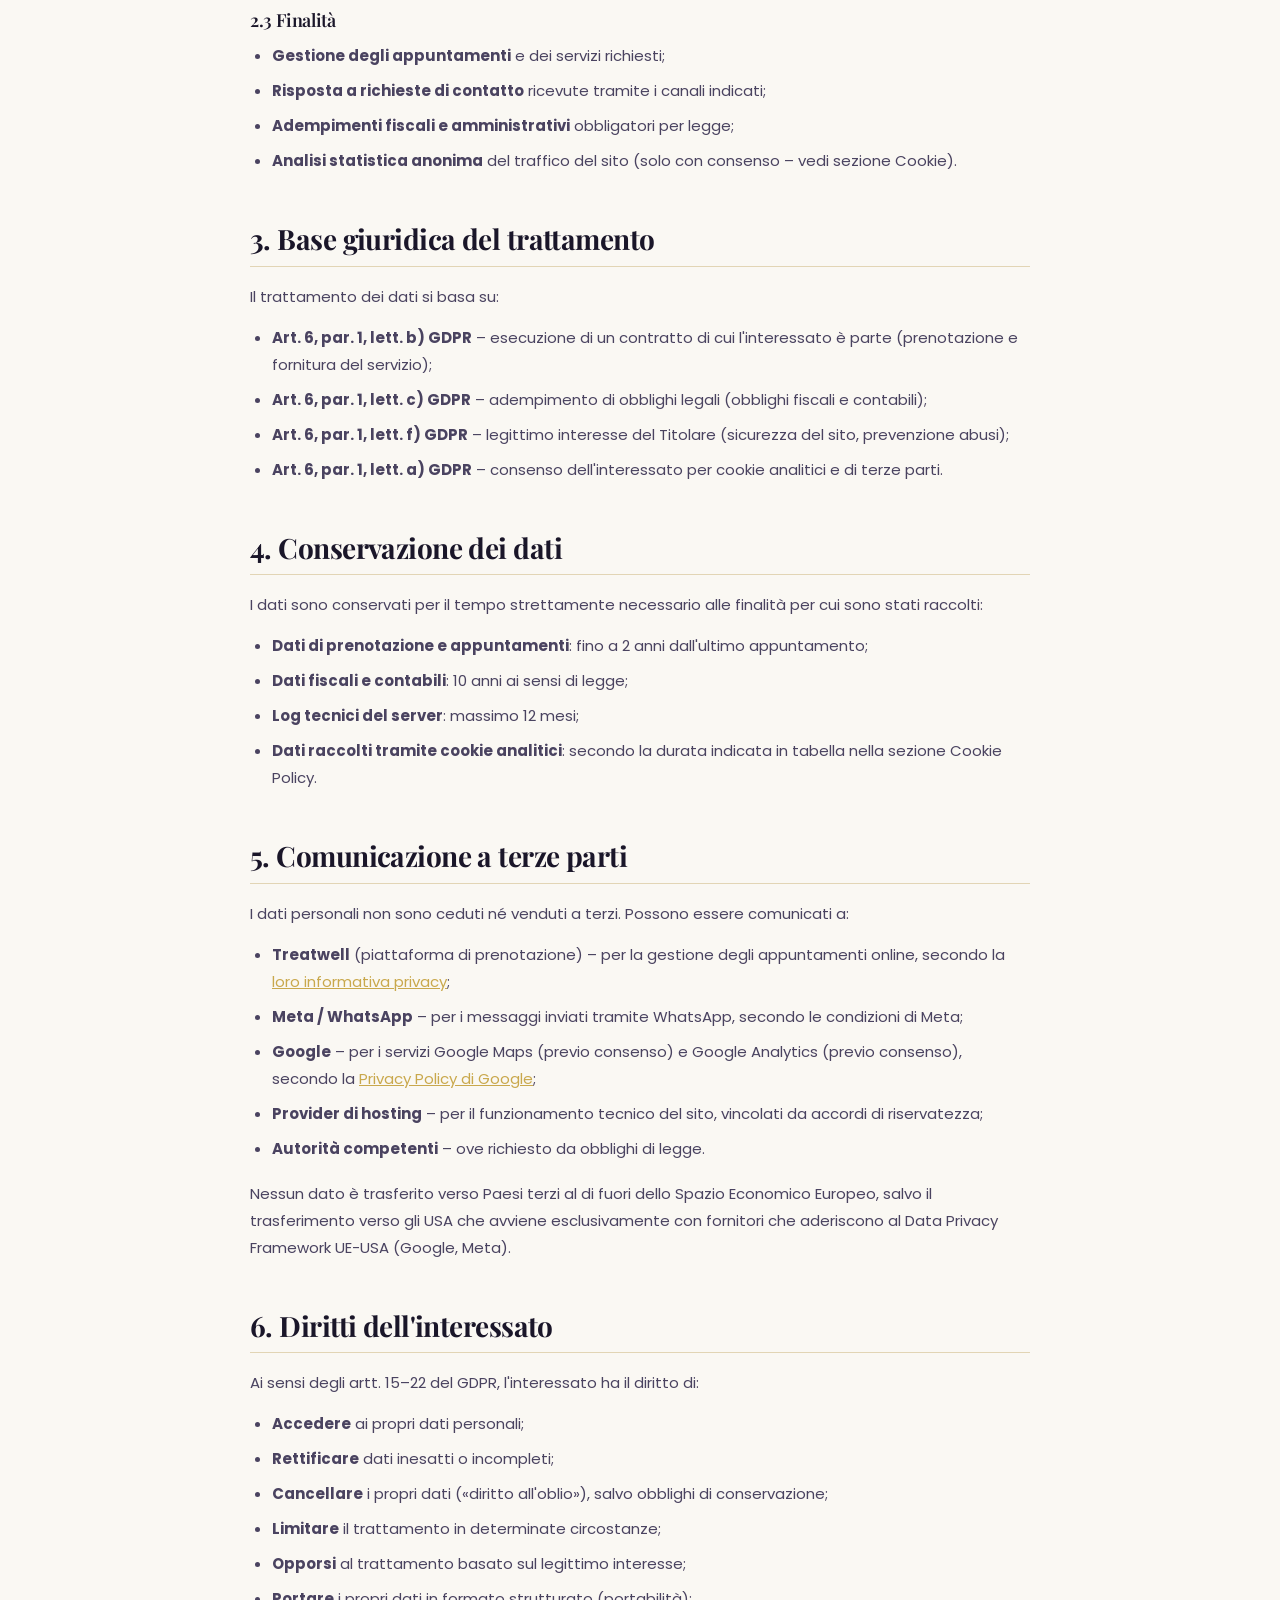
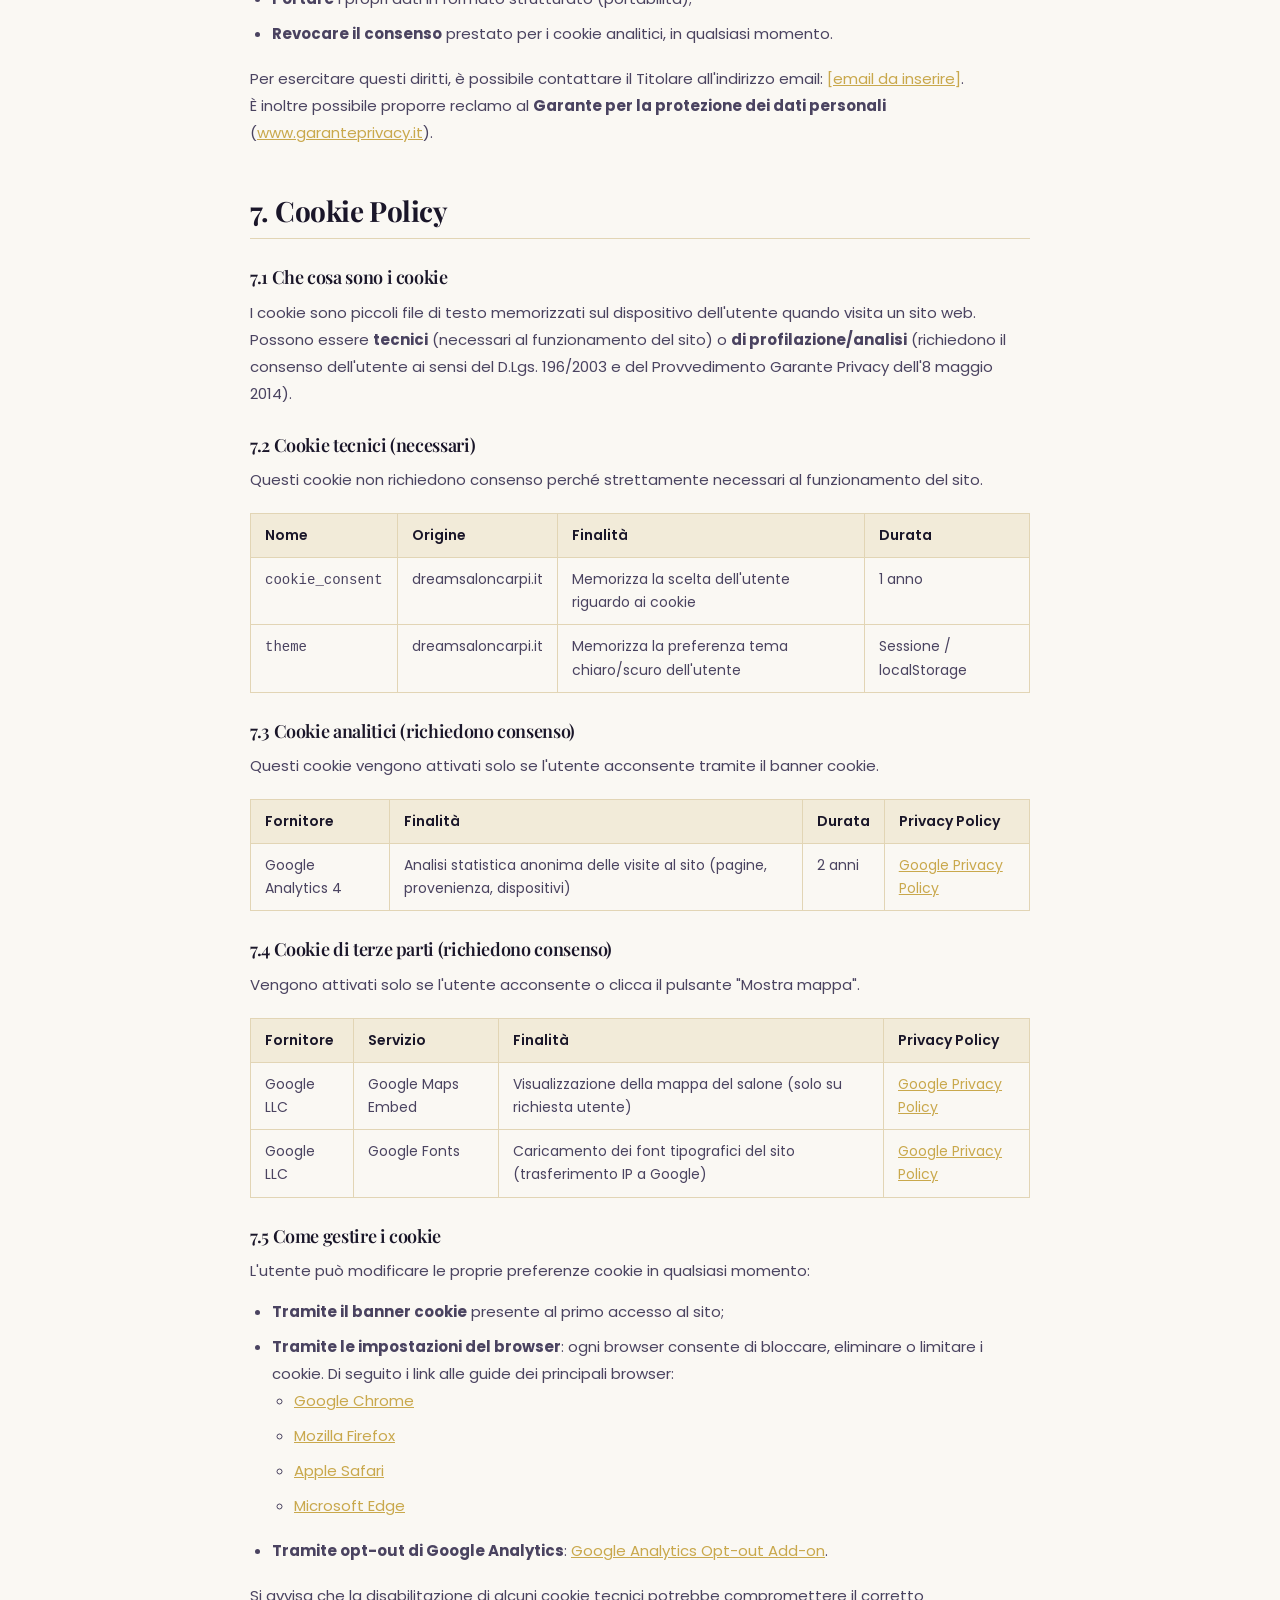
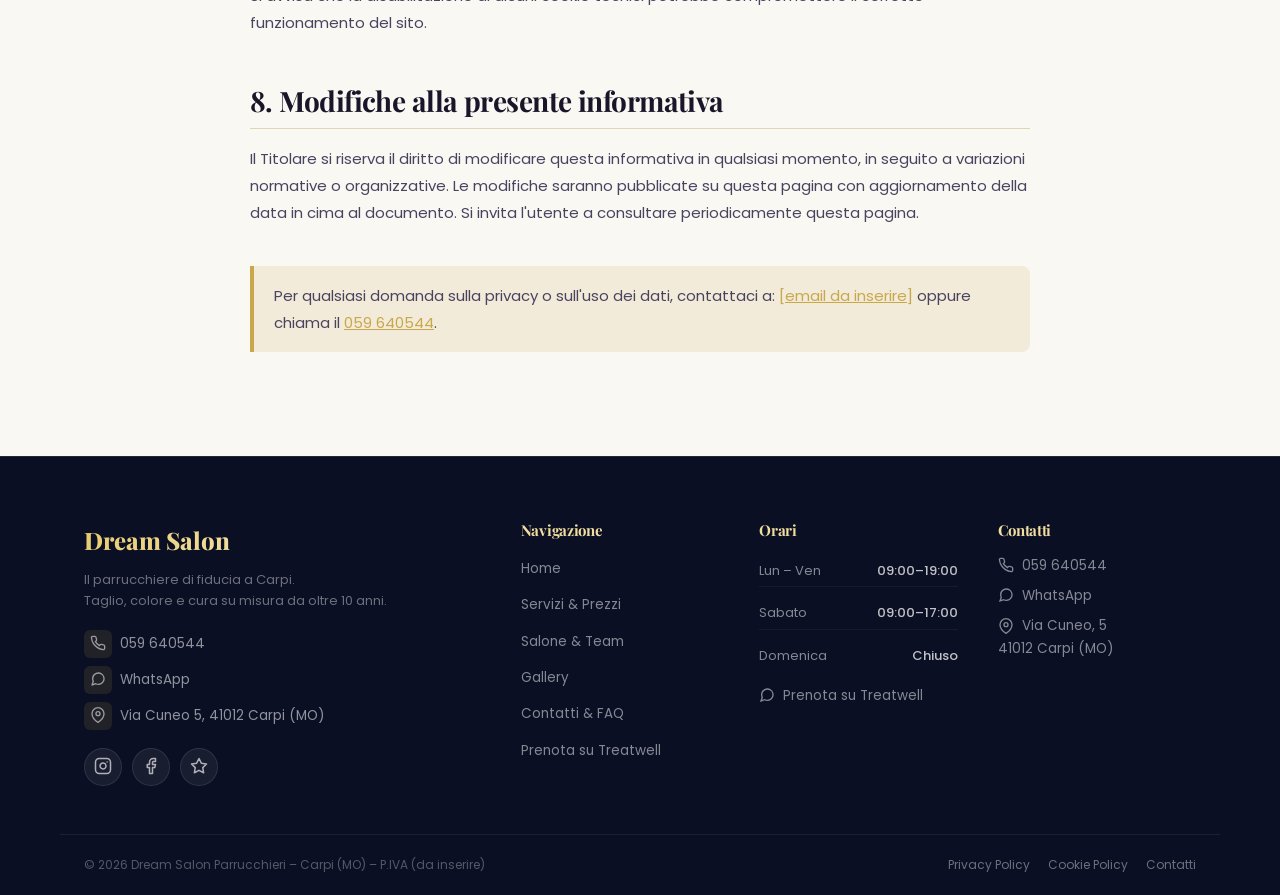
<file: privacy.html>
<!doctype html>
<html lang="it">

<head>
  <meta charset="UTF-8">
  <meta name="viewport" content="width=device-width, initial-scale=1.0">
  <title>Privacy Policy & Cookie Policy | Dream Salon Parrucchieri Carpi</title>
  <meta name="description"
    content="Informativa sulla privacy e sui cookie di Dream Salon Parrucchieri di Carpi (MO), ai sensi del Regolamento UE 2016/679 (GDPR).">
  <link rel="canonical" href="https://www.dreamsaloncarpi.it/privacy.html">
  <meta name="robots" content="noindex, follow">
  <link rel="preconnect" href="https://fonts.googleapis.com">
  <link rel="preconnect" href="https://fonts.gstatic.com" crossorigin>
  <link
    href="https://fonts.googleapis.com/css2?family=Playfair+Display:ital,wght@0,500;0,600;0,700;0,800;1,600&family=Poppins:wght@300;400;500;600;700&display=swap"
    rel="stylesheet">
  <link rel="stylesheet" href="css/style.css">
  <script src="js/main.js" defer></script>
  <link rel="icon" type="image/x-icon" href="favicon.ico">
  <style>
    .privacy-page { background: var(--bg); padding: 100px 0 80px; }
    .privacy-content { max-width: 820px; margin: 0 auto; padding: 0 20px; }
    .privacy-content h1 { font-family: var(--font-serif); font-size: clamp(28px,4vw,42px); margin-bottom: 12px; color: var(--text); }
    .privacy-content .privacy-updated { font-size: 14px; color: var(--text-light); margin-bottom: 48px; }
    .privacy-content h2 { font-family: var(--font-serif); font-size: clamp(20px,2.5vw,28px); margin: 48px 0 16px; color: var(--text); border-bottom: 1px solid var(--border-subtle); padding-bottom: 10px; }
    .privacy-content h3 { font-size: 18px; font-weight: 600; margin: 28px 0 10px; color: var(--text); }
    .privacy-content p, .privacy-content li { font-size: 15px; line-height: 1.8; color: var(--text-mid); margin-bottom: 14px; }
    .privacy-content ul { padding-left: 22px; margin-bottom: 18px; }
    .privacy-content li { margin-bottom: 8px; }
    .privacy-content table { width: 100%; border-collapse: collapse; margin: 20px 0 28px; font-size: 14px; }
    .privacy-content th { background: var(--bg-mid); padding: 10px 14px; text-align: left; font-weight: 600; color: var(--text); border: 1px solid var(--border-subtle); }
    .privacy-content td { padding: 10px 14px; color: var(--text-mid); border: 1px solid var(--border-subtle); vertical-align: top; }
    .privacy-content a { color: var(--gold); text-decoration: underline; }
    .privacy-content .highlight-box { background: var(--bg-mid); border-left: 4px solid var(--gold); border-radius: 0 var(--radius-xs) var(--radius-xs) 0; padding: 16px 20px; margin: 24px 0; }
    .privacy-content .highlight-box p { margin-bottom: 0; }
    .privacy-toc { background: var(--surface); border: 1px solid var(--border-subtle); border-radius: var(--radius-sm); padding: 24px 28px; margin-bottom: 48px; }
    .privacy-toc h2 { margin-top: 0; border-bottom: none; font-size: 20px; }
    .privacy-toc ol { padding-left: 20px; }
    .privacy-toc li { margin-bottom: 6px; }
    .privacy-toc a { text-decoration: none; }
    .privacy-toc a:hover { text-decoration: underline; }
    @media (max-width: 600px) {
      .privacy-content table { display: block; overflow-x: auto; }
    }
  </style>
</head>

<body>

  <!-- HEADER -->
  <header id="main-header">
    <div class="header-inner">
      <a href="index.html" class="logo-wrap" id="logo">
        <span class="logo-name">Dream Salon</span>
        <span class="logo-sub">Parrucchieri · Carpi</span>
      </a>
      <nav class="main-nav" aria-label="Navigazione principale">
        <a href="index.html" class="nav-link">Home</a>
        <a href="servizi.html" class="nav-link">Servizi &amp; Prezzi</a>
        <a href="salone.html" class="nav-link">Salone &amp; Gallery</a>
        <a href="contatti.html" class="nav-link">Contatti</a>
      </nav>
      <div class="header-cta">
        <a href="tel:+390596440544" class="icon-btn" title="Chiama il salone" aria-label="Chiama il salone" id="header-call-btn">
          <svg xmlns="http://www.w3.org/2000/svg" width="18" height="18" viewBox="0 0 24 24" fill="none"
            stroke="currentColor" stroke-width="2" stroke-linecap="round" stroke-linejoin="round" class="ui-icon">
            <path
              d="M22 16.92v3a2 2 0 0 1-2.18 2 19.79 19.79 0 0 1-8.63-3.07 19.5 19.5 0 0 1-6-6 19.79 19.79 0 0 1-3.07-8.67A2 2 0 0 1 4.11 2h3a2 2 0 0 1 2 1.72 12.84 12.84 0 0 0 .7 2.81 2 2 0 0 1-.45 2.11L8.09 9.91a16 16 0 0 0 6 6l1.27-1.27a2 2 0 0 1 2.11-.45 12.84 12.84 0 0 0 2.81.7A2 2 0 0 1 22 16.92z">
            </path>
          </svg>
        </a>
        <a href="https://wa.me/390596440544?text=Ciao!%20Vorrei%20prenotare%20da%20Dream%20Salon." class="icon-btn"
          title="WhatsApp" id="header-wa-btn" aria-label="Scrivici su WhatsApp" target="_blank" rel="noopener">
          <svg xmlns="http://www.w3.org/2000/svg" width="18" height="18" viewBox="0 0 24 24" fill="none"
            stroke="currentColor" stroke-width="2" stroke-linecap="round" stroke-linejoin="round" class="ui-icon">
            <path
              d="M21 11.5a8.38 8.38 0 0 1-.9 3.8 8.5 8.5 0 0 1-7.6 4.7 8.38 8.38 0 0 1-3.8-.9L3 21l1.9-5.7a8.38 8.38 0 0 1-.9-3.8 8.5 8.5 0 0 1 4.7-7.6 8.38 8.38 0 0 1 3.8-.9h.5a8.48 8.48 0 0 1 8 8v.5z">
            </path>
          </svg>
        </a>
        <a href="https://www.treatwell.it/salone/dream-salon-carpi/" class="btn btn-primary header-book-btn"
          id="header-treatwell-btn" target="_blank" rel="noopener">
          <svg xmlns="http://www.w3.org/2000/svg" width="18" height="18" viewBox="0 0 24 24" fill="none"
            stroke="currentColor" stroke-width="2" stroke-linecap="round" stroke-linejoin="round" class="ui-icon">
            <rect x="3" y="4" width="18" height="18" rx="2" ry="2"></rect>
            <line x1="16" y1="2" x2="16" y2="6"></line>
            <line x1="8" y1="2" x2="8" y2="6"></line>
            <line x1="3" y1="10" x2="21" y2="10"></line>
          </svg> Prenota su Treatwell
        </a>
        <button id="theme-toggle" class="theme-toggle" aria-label="Cambia tema">
          <svg xmlns="http://www.w3.org/2000/svg" width="20" height="20" viewBox="0 0 24 24" fill="none"
            stroke="currentColor" stroke-width="2" stroke-linecap="round" stroke-linejoin="round" class="ui-icon">
            <path d="M12 3a6 6 0 0 0 9 9 9 9 0 1 1-9-9Z"></path>
          </svg>
        </button>
        <button class="hamburger" id="hamburger" aria-label="Menu" aria-expanded="false">
          <span></span><span></span><span></span>
        </button>
      </div>
    </div>

    <div class="mobile-menu" id="mobile-menu">
      <a href="index.html" class="mobile-nav-link">
        <svg xmlns="http://www.w3.org/2000/svg" width="16" height="16" viewBox="0 0 24 24" fill="none"
          stroke="currentColor" stroke-width="2" stroke-linecap="round" stroke-linejoin="round" class="ui-icon"
          style="margin-right:6px;">
          <path d="m3 9 9-7 9 7v11a2 2 0 0 1-2 2H5a2 2 0 0 1-2-2z"></path>
          <polyline points="9 22 9 12 15 12 15 22"></polyline>
        </svg> Home
      </a>
      <a href="servizi.html" class="mobile-nav-link">
        <svg xmlns="http://www.w3.org/2000/svg" width="16" height="16" viewBox="0 0 24 24" fill="none"
          stroke="currentColor" stroke-width="2" stroke-linecap="round" stroke-linejoin="round" class="ui-icon"
          style="margin-right:6px;">
          <circle cx="6" cy="6" r="3"></circle>
          <circle cx="6" cy="18" r="3"></circle>
          <line x1="20" y1="4" x2="8.12" y2="15.88"></line>
          <line x1="14.47" y1="14.48" x2="20" y2="20"></line>
          <line x1="8.12" y1="8.12" x2="12" y2="12"></line>
        </svg> Servizi &amp; Prezzi
      </a>
      <a href="salone.html" class="mobile-nav-link">
        <svg xmlns="http://www.w3.org/2000/svg" width="16" height="16" viewBox="0 0 24 24" fill="none"
          stroke="currentColor" stroke-width="2" stroke-linecap="round" stroke-linejoin="round" class="ui-icon"
          style="margin-right:6px;">
          <polygon
            points="12 2 15.09 8.26 22 9.27 17 14.14 18.18 21.02 12 17.77 5.82 21.02 7 14.14 2 9.27 8.91 8.26 12 2">
          </polygon>
        </svg> Salone &amp; Gallery
      </a>
      <a href="contatti.html" class="mobile-nav-link">
        <svg xmlns="http://www.w3.org/2000/svg" width="16" height="16" viewBox="0 0 24 24" fill="none"
          stroke="currentColor" stroke-width="2" stroke-linecap="round" stroke-linejoin="round" class="ui-icon"
          style="margin-right:6px;">
          <path d="M21 10c0 7-9 13-9 13s-9-6-9-13a9 9 0 0 1 18 0z"></path>
          <circle cx="12" cy="10" r="3"></circle>
        </svg> Contatti
      </a>
      <a href="https://www.treatwell.it/salone/dream-salon-carpi/" class="btn btn-primary" id="mobile-menu-treatwell"
        target="_blank" rel="noopener">
        <svg xmlns="http://www.w3.org/2000/svg" width="16" height="16" viewBox="0 0 24 24" fill="none"
          stroke="currentColor" stroke-width="2" stroke-linecap="round" stroke-linejoin="round" class="ui-icon">
          <rect x="3" y="4" width="18" height="18" rx="2" ry="2"></rect>
          <line x1="16" y1="2" x2="16" y2="6"></line>
          <line x1="8" y1="2" x2="8" y2="6"></line>
          <line x1="3" y1="10" x2="21" y2="10"></line>
        </svg> Prenota su Treatwell
      </a>
    </div>
  </header>

  <main>
    <div class="privacy-page">
      <div class="privacy-content">

        <h1>Privacy Policy e Cookie Policy</h1>
        <p class="privacy-updated">Ultimo aggiornamento: agosto 2026</p>

        <!-- INDICE -->
        <nav class="privacy-toc" aria-label="Indice della pagina">
          <h2>Indice</h2>
          <ol>
            <li><a href="#titolare">Titolare del trattamento</a></li>
            <li><a href="#dati-raccolti">Dati raccolti e finalità</a></li>
            <li><a href="#base-giuridica">Base giuridica del trattamento</a></li>
            <li><a href="#conservazione">Conservazione dei dati</a></li>
            <li><a href="#terze-parti">Comunicazione a terze parti</a></li>
            <li><a href="#diritti">Diritti dell'interessato</a></li>
            <li><a href="#cookie">Cookie Policy</a></li>
            <li><a href="#modifiche">Modifiche alla presente informativa</a></li>
          </ol>
        </nav>

        <!-- 1 -->
        <h2 id="titolare">1. Titolare del trattamento</h2>
        <p>Il Titolare del trattamento dei dati personali raccolti tramite il sito web <strong>www.dreamsaloncarpi.it</strong> è:</p>
        <div class="highlight-box">
          <p>
            <strong>Dream Salon Parrucchieri</strong><br>
            Via Cuneo, 5 – 41012 Carpi (MO)<br>
            P.IVA: <strong>[DA INSERIRE]</strong><br>
            Email: <a href="mailto:[DA INSERIRE]">[email di contatto da inserire]</a><br>
            Telefono: <a href="tel:+390596440544">059 640544</a>
          </p>
        </div>

        <!-- 2 -->
        <h2 id="dati-raccolti">2. Dati raccolti e finalità del trattamento</h2>
        <p>Il sito raccoglie i seguenti dati:</p>

        <h3>2.1 Dati di navigazione (log tecnici)</h3>
        <p>I sistemi informatici che gestiscono il sito acquisiscono automaticamente alcuni dati la cui trasmissione è implicita nell'uso dei protocolli Internet, come: indirizzo IP, tipo di browser, sistema operativo, pagine visitate e orari di accesso. Questi dati sono usati esclusivamente per garantire il corretto funzionamento del sito e non sono associati a persone identificate.</p>

        <h3>2.2 Dati forniti volontariamente dall'utente</h3>
        <p>Quando l'utente:</p>
        <ul>
          <li>contatta il salone tramite i link <strong>WhatsApp</strong> o <strong>Treatwell</strong>, i dati inseriti sono trattati secondo le rispettive informative privacy di WhatsApp (Meta) e di Treatwell;</li>
          <li>chiama il numero telefonico del salone, il numero chiamante può essere memorizzato per la gestione degli appuntamenti;</li>
          <li>visita il salone di persona, possono essere raccolti dati necessari alla prenotazione e all'erogazione del servizio.</li>
        </ul>

        <h3>2.3 Finalità</h3>
        <ul>
          <li><strong>Gestione degli appuntamenti</strong> e dei servizi richiesti;</li>
          <li><strong>Risposta a richieste di contatto</strong> ricevute tramite i canali indicati;</li>
          <li><strong>Adempimenti fiscali e amministrativi</strong> obbligatori per legge;</li>
          <li><strong>Analisi statistica anonima</strong> del traffico del sito (solo con consenso – vedi sezione Cookie).</li>
        </ul>

        <!-- 3 -->
        <h2 id="base-giuridica">3. Base giuridica del trattamento</h2>
        <p>Il trattamento dei dati si basa su:</p>
        <ul>
          <li><strong>Art. 6, par. 1, lett. b) GDPR</strong> – esecuzione di un contratto di cui l'interessato è parte (prenotazione e fornitura del servizio);</li>
          <li><strong>Art. 6, par. 1, lett. c) GDPR</strong> – adempimento di obblighi legali (obblighi fiscali e contabili);</li>
          <li><strong>Art. 6, par. 1, lett. f) GDPR</strong> – legittimo interesse del Titolare (sicurezza del sito, prevenzione abusi);</li>
          <li><strong>Art. 6, par. 1, lett. a) GDPR</strong> – consenso dell'interessato per cookie analitici e di terze parti.</li>
        </ul>

        <!-- 4 -->
        <h2 id="conservazione">4. Conservazione dei dati</h2>
        <p>I dati sono conservati per il tempo strettamente necessario alle finalità per cui sono stati raccolti:</p>
        <ul>
          <li><strong>Dati di prenotazione e appuntamenti</strong>: fino a 2 anni dall'ultimo appuntamento;</li>
          <li><strong>Dati fiscali e contabili</strong>: 10 anni ai sensi di legge;</li>
          <li><strong>Log tecnici del server</strong>: massimo 12 mesi;</li>
          <li><strong>Dati raccolti tramite cookie analitici</strong>: secondo la durata indicata in tabella nella sezione Cookie Policy.</li>
        </ul>

        <!-- 5 -->
        <h2 id="terze-parti">5. Comunicazione a terze parti</h2>
        <p>I dati personali non sono ceduti né venduti a terzi. Possono essere comunicati a:</p>
        <ul>
          <li><strong>Treatwell</strong> (piattaforma di prenotazione) – per la gestione degli appuntamenti online, secondo la <a href="https://www.treatwell.it/privacy-policy/" target="_blank" rel="noopener">loro informativa privacy</a>;</li>
          <li><strong>Meta / WhatsApp</strong> – per i messaggi inviati tramite WhatsApp, secondo le condizioni di Meta;</li>
          <li><strong>Google</strong> – per i servizi Google Maps (previo consenso) e Google Analytics (previo consenso), secondo la <a href="https://policies.google.com/privacy" target="_blank" rel="noopener">Privacy Policy di Google</a>;</li>
          <li><strong>Provider di hosting</strong> – per il funzionamento tecnico del sito, vincolati da accordi di riservatezza;</li>
          <li><strong>Autorità competenti</strong> – ove richiesto da obblighi di legge.</li>
        </ul>
        <p>Nessun dato è trasferito verso Paesi terzi al di fuori dello Spazio Economico Europeo, salvo il trasferimento verso gli USA che avviene esclusivamente con fornitori che aderiscono al Data Privacy Framework UE-USA (Google, Meta).</p>

        <!-- 6 -->
        <h2 id="diritti">6. Diritti dell'interessato</h2>
        <p>Ai sensi degli artt. 15–22 del GDPR, l'interessato ha il diritto di:</p>
        <ul>
          <li><strong>Accedere</strong> ai propri dati personali;</li>
          <li><strong>Rettificare</strong> dati inesatti o incompleti;</li>
          <li><strong>Cancellare</strong> i propri dati («diritto all'oblio»), salvo obblighi di conservazione;</li>
          <li><strong>Limitare</strong> il trattamento in determinate circostanze;</li>
          <li><strong>Opporsi</strong> al trattamento basato sul legittimo interesse;</li>
          <li><strong>Portare</strong> i propri dati in formato strutturato (portabilità);</li>
          <li><strong>Revocare il consenso</strong> prestato per i cookie analitici, in qualsiasi momento.</li>
        </ul>
        <p>Per esercitare questi diritti, è possibile contattare il Titolare all'indirizzo email: <a href="mailto:[DA INSERIRE]">[email da inserire]</a>.<br>
        È inoltre possibile proporre reclamo al <strong>Garante per la protezione dei dati personali</strong> (<a href="https://www.garanteprivacy.it" target="_blank" rel="noopener">www.garanteprivacy.it</a>).</p>

        <!-- 7 – COOKIE POLICY -->
        <h2 id="cookie">7. Cookie Policy</h2>

        <h3>7.1 Che cosa sono i cookie</h3>
        <p>I cookie sono piccoli file di testo memorizzati sul dispositivo dell'utente quando visita un sito web. Possono essere <strong>tecnici</strong> (necessari al funzionamento del sito) o <strong>di profilazione/analisi</strong> (richiedono il consenso dell'utente ai sensi del D.Lgs. 196/2003 e del Provvedimento Garante Privacy dell'8 maggio 2014).</p>

        <h3>7.2 Cookie tecnici (necessari)</h3>
        <p>Questi cookie non richiedono consenso perché strettamente necessari al funzionamento del sito.</p>
        <table>
          <thead>
            <tr>
              <th>Nome</th>
              <th>Origine</th>
              <th>Finalità</th>
              <th>Durata</th>
            </tr>
          </thead>
          <tbody>
            <tr>
              <td><code>cookie_consent</code></td>
              <td>dreamsaloncarpi.it</td>
              <td>Memorizza la scelta dell'utente riguardo ai cookie</td>
              <td>1 anno</td>
            </tr>
            <tr>
              <td><code>theme</code></td>
              <td>dreamsaloncarpi.it</td>
              <td>Memorizza la preferenza tema chiaro/scuro dell'utente</td>
              <td>Sessione / localStorage</td>
            </tr>
          </tbody>
        </table>

        <h3>7.3 Cookie analitici (richiedono consenso)</h3>
        <p>Questi cookie vengono attivati solo se l'utente acconsente tramite il banner cookie.</p>
        <table>
          <thead>
            <tr>
              <th>Fornitore</th>
              <th>Finalità</th>
              <th>Durata</th>
              <th>Privacy Policy</th>
            </tr>
          </thead>
          <tbody>
            <tr>
              <td>Google Analytics 4</td>
              <td>Analisi statistica anonima delle visite al sito (pagine, provenienza, dispositivi)</td>
              <td>2 anni</td>
              <td><a href="https://policies.google.com/privacy" target="_blank" rel="noopener">Google Privacy Policy</a></td>
            </tr>
          </tbody>
        </table>

        <h3>7.4 Cookie di terze parti (richiedono consenso)</h3>
        <p>Vengono attivati solo se l'utente acconsente o clicca il pulsante "Mostra mappa".</p>
        <table>
          <thead>
            <tr>
              <th>Fornitore</th>
              <th>Servizio</th>
              <th>Finalità</th>
              <th>Privacy Policy</th>
            </tr>
          </thead>
          <tbody>
            <tr>
              <td>Google LLC</td>
              <td>Google Maps Embed</td>
              <td>Visualizzazione della mappa del salone (solo su richiesta utente)</td>
              <td><a href="https://policies.google.com/privacy" target="_blank" rel="noopener">Google Privacy Policy</a></td>
            </tr>
            <tr>
              <td>Google LLC</td>
              <td>Google Fonts</td>
              <td>Caricamento dei font tipografici del sito (trasferimento IP a Google)</td>
              <td><a href="https://policies.google.com/privacy" target="_blank" rel="noopener">Google Privacy Policy</a></td>
            </tr>
          </tbody>
        </table>

        <h3>7.5 Come gestire i cookie</h3>
        <p>L'utente può modificare le proprie preferenze cookie in qualsiasi momento:</p>
        <ul>
          <li><strong>Tramite il banner cookie</strong> presente al primo accesso al sito;</li>
          <li><strong>Tramite le impostazioni del browser</strong>: ogni browser consente di bloccare, eliminare o limitare i cookie. Di seguito i link alle guide dei principali browser:
            <ul>
              <li><a href="https://support.google.com/chrome/answer/95647" target="_blank" rel="noopener">Google Chrome</a></li>
              <li><a href="https://support.mozilla.org/it/kb/protezione-antitracciamento-avanzata-firefox-desktop" target="_blank" rel="noopener">Mozilla Firefox</a></li>
              <li><a href="https://support.apple.com/it-it/guide/safari/sfri11471/mac" target="_blank" rel="noopener">Apple Safari</a></li>
              <li><a href="https://support.microsoft.com/it-it/microsoft-edge/eliminare-i-cookie-in-microsoft-edge-63947406-40ac-c3b8-57b9-2a946a29ae09" target="_blank" rel="noopener">Microsoft Edge</a></li>
            </ul>
          </li>
          <li><strong>Tramite opt-out di Google Analytics</strong>: <a href="https://tools.google.com/dlpage/gaoptout" target="_blank" rel="noopener">Google Analytics Opt-out Add-on</a>.</li>
        </ul>
        <p>Si avvisa che la disabilitazione di alcuni cookie tecnici potrebbe compromettere il corretto funzionamento del sito.</p>

        <!-- 8 -->
        <h2 id="modifiche">8. Modifiche alla presente informativa</h2>
        <p>Il Titolare si riserva il diritto di modificare questa informativa in qualsiasi momento, in seguito a variazioni normative o organizzative. Le modifiche saranno pubblicate su questa pagina con aggiornamento della data in cima al documento. Si invita l'utente a consultare periodicamente questa pagina.</p>

        <div class="highlight-box" style="margin-top: 40px;">
          <p>Per qualsiasi domanda sulla privacy o sull'uso dei dati, contattaci a: <a href="mailto:[DA INSERIRE]">[email da inserire]</a> oppure chiama il <a href="tel:+390596440544">059 640544</a>.</p>
        </div>

      </div>
    </div>
  </main>

  <footer id="footer">
    <div class="container">
      <div class="footer-grid">

        <div class="footer-brand">
          <div class="footer-logo">Dream Salon</div>
          <p class="footer-tagline">Il parrucchiere di fiducia a Carpi.<br>Taglio, colore e cura su misura da oltre 10
            anni.</p>
          <div class="footer-contact">
            <a href="tel:+390596440544" id="footer-call-btn">
              <span class="fc-icon"><svg xmlns="http://www.w3.org/2000/svg" viewBox="0 0 24 24" fill="none"
                  stroke="currentColor" stroke-width="2" stroke-linecap="round" stroke-linejoin="round"
                  class="ui-icon icon-sm">
                  <path
                    d="M22 16.92v3a2 2 0 0 1-2.18 2 19.79 19.79 0 0 1-8.63-3.07 19.5 19.5 0 0 1-6-6 19.79 19.79 0 0 1-3.07-8.67A2 2 0 0 1 4.11 2h3a2 2 0 0 1 2 1.72 12.84 12.84 0 0 0 .7 2.81 2 2 0 0 1-.45 2.11L8.09 9.91a16 16 0 0 0 6 6l1.27-1.27a2 2 0 0 1 2.11-.45 12.84 12.84 0 0 0 2.81.7A2 2 0 0 1 22 16.92z">
                  </path>
                </svg></span>
              059 640544
            </a>
            <a href="https://wa.me/390596440544" id="footer-wa-btn" target="_blank" rel="noopener">
              <span class="fc-icon"><svg xmlns="http://www.w3.org/2000/svg" viewBox="0 0 24 24" fill="none"
                  stroke="currentColor" stroke-width="2" stroke-linecap="round" stroke-linejoin="round"
                  class="ui-icon icon-sm">
                  <path
                    d="M21 11.5a8.38 8.38 0 0 1-.9 3.8 8.5 8.5 0 0 1-7.6 4.7 8.38 8.38 0 0 1-3.8-.9L3 21l1.9-5.7a8.38 8.38 0 0 1-.9-3.8 8.5 8.5 0 0 1 4.7-7.6 8.38 8.38 0 0 1 3.8-.9h.5a8.48 8.48 0 0 1 8 8v.5z">
                  </path>
                </svg></span>
              WhatsApp
            </a>
            <a href="https://www.google.com/maps?q=Via+Cuneo+5+Carpi+MO" target="_blank" rel="noopener"
              id="footer-map-btn">
              <span class="fc-icon"><svg xmlns="http://www.w3.org/2000/svg" viewBox="0 0 24 24" fill="none"
                  stroke="currentColor" stroke-width="2" stroke-linecap="round" stroke-linejoin="round"
                  class="ui-icon icon-sm">
                  <path d="M21 10c0 7-9 13-9 13s-9-6-9-13a9 9 0 0 1 18 0z"></path>
                  <circle cx="12" cy="10" r="3"></circle>
                </svg></span>
              Via Cuneo 5, 41012 Carpi (MO)
            </a>
          </div>
          <div class="footer-socials">
            <a href="https://www.instagram.com/" class="footer-social-btn" target="_blank" rel="noopener"
              aria-label="Instagram" id="footer-ig-btn">
              <svg xmlns="http://www.w3.org/2000/svg" viewBox="0 0 24 24" fill="none" stroke="currentColor"
                stroke-width="2" stroke-linecap="round" stroke-linejoin="round" class="ui-icon icon-md">
                <rect x="2" y="2" width="20" height="20" rx="5" ry="5"></rect>
                <path d="M16 11.37A4 4 0 1 1 12.63 8 4 4 0 0 1 16 11.37z"></path>
                <line x1="17.5" y1="6.5" x2="17.51" y2="6.5"></line>
              </svg>
            </a>
            <a href="https://www.facebook.com/" class="footer-social-btn" target="_blank" rel="noopener"
              aria-label="Facebook" id="footer-fb-btn">
              <svg xmlns="http://www.w3.org/2000/svg" viewBox="0 0 24 24" fill="none" stroke="currentColor"
                stroke-width="2" stroke-linecap="round" stroke-linejoin="round" class="ui-icon icon-md">
                <path d="M18 2h-3a5 5 0 0 0-5 5v3H7v4h3v8h4v-8h3l1-4h-4V7a1 1 0 0 1 1-1h3z"></path>
              </svg>
            </a>
            <a href="https://www.treatwell.it/salone/dream-salon-carpi/" class="footer-social-btn" target="_blank"
              rel="noopener" aria-label="Treatwell" id="footer-tw-btn">
              <svg xmlns="http://www.w3.org/2000/svg" viewBox="0 0 24 24" fill="none" stroke="currentColor"
                stroke-width="2" stroke-linecap="round" stroke-linejoin="round" class="ui-icon icon-md">
                <polygon
                  points="12 2 15.09 8.26 22 9.27 17 14.14 18.18 21.02 12 17.77 5.82 21.02 7 14.14 2 9.27 8.91 8.26 12 2">
                </polygon>
              </svg>
            </a>
          </div>
        </div>

        <div>
          <h4>Navigazione</h4>
          <ul>
            <li><a href="index.html">Home</a></li>
            <li><a href="servizi.html">Servizi &amp; Prezzi</a></li>
            <li><a href="salone.html">Salone &amp; Team</a></li>
            <li><a href="salone.html#gallery">Gallery</a></li>
            <li><a href="contatti.html">Contatti &amp; FAQ</a></li>
            <li><a href="https://www.treatwell.it/salone/dream-salon-carpi/" target="_blank" rel="noopener">Prenota su
                Treatwell</a></li>
          </ul>
        </div>

        <div>
          <h4>Orari</h4>
          <ul class="footer-hours">
            <li><span>Lun – Ven</span><span>09:00–19:00</span></li>
            <li><span>Sabato</span><span>09:00–17:00</span></li>
            <li><span>Domenica</span><span>Chiuso</span></li>
          </ul>
          <p style="margin-top:14px;"><svg xmlns="http://www.w3.org/2000/svg" viewBox="0 0 24 24" fill="none" stroke="currentColor" stroke-width="2"
              class="ui-icon icon-sm" style="margin-right:8px;">
              <path
                d="M21 11.5a8.38 8.38 0 0 1-.9 3.8 8.5 8.5 0 0 1-7.6 4.7 8.38 8.38 0 0 1-3.8-.9L3 21l1.9-5.7a8.38 8.38 0 0 1-.9-3.8 8.5 8.5 0 0 1 4.7-7.6 8.38 8.38 0 0 1 3.8-.9h.5a8.48 8.48 0 0 1 8 8v.5z">
              </path>
            </svg><a href="https://www.treatwell.it/salone/dream-salon-carpi/" target="_blank" rel="noopener">Prenota su
              Treatwell</a></p>
        </div>

        <div>
          <h4>Contatti</h4>
          <p><svg xmlns="http://www.w3.org/2000/svg" viewBox="0 0 24 24" fill="none" stroke="currentColor" stroke-width="2" class="ui-icon icon-sm"
              style="margin-right:8px;">
              <path
                d="M22 16.92v3a2 2 0 0 1-2.18 2 19.79 19.79 0 0 1-8.63-3.07 19.5 19.5 0 0 1-6-6 19.79 19.79 0 0 1-3.07-8.67A2 2 0 0 1 4.11 2h3a2 2 0 0 1 2 1.72 12.84 12.84 0 0 0 .7 2.81 2 2 0 0 1-.45 2.11L8.09 9.91a16 16 0 0 0 6 6l1.27-1.27a2 2 0 0 1 2.11-.45 12.84 12.84 0 0 0 2.81.7A2 2 0 0 1 22 16.92z">
              </path>
            </svg><a href="tel:+390596440544">059 640544</a></p>
          <p><svg xmlns="http://www.w3.org/2000/svg" viewBox="0 0 24 24" fill="none" stroke="currentColor" stroke-width="2" class="ui-icon icon-sm"
              style="margin-right:8px;">
              <path
                d="M21 11.5a8.38 8.38 0 0 1-.9 3.8 8.5 8.5 0 0 1-7.6 4.7 8.38 8.38 0 0 1-3.8-.9L3 21l1.9-5.7a8.38 8.38 0 0 1-.9-3.8 8.5 8.5 0 0 1 4.7-7.6 8.38 8.38 0 0 1 3.8-.9h.5a8.48 8.48 0 0 1 8 8v.5z">
              </path>
            </svg><a href="https://wa.me/390596440544">WhatsApp</a></p>
          <p><svg xmlns="http://www.w3.org/2000/svg" viewBox="0 0 24 24" fill="none" stroke="currentColor" stroke-width="2" class="ui-icon icon-sm"
              style="margin-right:8px;">
              <path d="M21 10c0 7-9 13-9 13s-9-6-9-13a9 9 0 0 1 18 0z"></path>
              <circle cx="12" cy="10" r="3"></circle>
            </svg>Via Cuneo, 5<br>41012 Carpi (MO)</p>
        </div>

      </div>
    </div>
    <div class="footer-bottom container">
      <span>© 2026 Dream Salon Parrucchieri – Carpi (MO) – P.IVA (da inserire)</span>
      <div class="footer-bottom-links">
        <a href="privacy.html" id="footer-privacy-link">Privacy Policy</a>
        <a href="privacy.html#cookie" id="footer-cookie-link">Cookie Policy</a>
        <a href="contatti.html">Contatti</a>
      </div>
    </div>
  </footer>

  <!-- STICKY MOBILE CTA -->
  <div class="sticky-mobile" role="region" aria-label="Azioni rapide">
    <a href="tel:+390596440544" class="sm-call" aria-label="Chiama il salone">
      <svg xmlns="http://www.w3.org/2000/svg" width="16" height="16" viewBox="0 0 24 24" fill="none"
        stroke="currentColor" stroke-width="2" stroke-linecap="round" stroke-linejoin="round" class="ui-icon"
        style="margin-right:4px;">
        <path
          d="M22 16.92v3a2 2 0 0 1-2.18 2 19.79 19.79 0 0 1-8.63-3.07 19.5 19.5 0 0 1-6-6 19.79 19.79 0 0 1-3.07-8.67A2 2 0 0 1 4.11 2h3a2 2 0 0 1 2 1.72 12.84 12.84 0 0 0 .7 2.81 2 2 0 0 1-.45 2.11L8.09 9.91a16 16 0 0 0 6 6l1.27-1.27a2 2 0 0 1 2.11-.45 12.84 12.84 0 0 0 2.81.7A2 2 0 0 1 22 16.92z">
        </path>
      </svg> Chiama
    </a>
    <a href="https://www.treatwell.it/salone/dream-salon-carpi/" class="sm-book" target="_blank" rel="noopener" aria-label="Prenota su Treatwell">
      <svg xmlns="http://www.w3.org/2000/svg" width="16" height="16" viewBox="0 0 24 24" fill="none"
        stroke="currentColor" stroke-width="2" stroke-linecap="round" stroke-linejoin="round" class="ui-icon"
        style="margin-right:4px;">
        <rect x="3" y="4" width="18" height="18" rx="2" ry="2"></rect>
        <line x1="16" y1="2" x2="16" y2="6"></line>
        <line x1="8" y1="2" x2="8" y2="6"></line>
        <line x1="3" y1="10" x2="21" y2="10"></line>
      </svg> Prenota
    </a>
  </div>

</body>

</html>
</file>
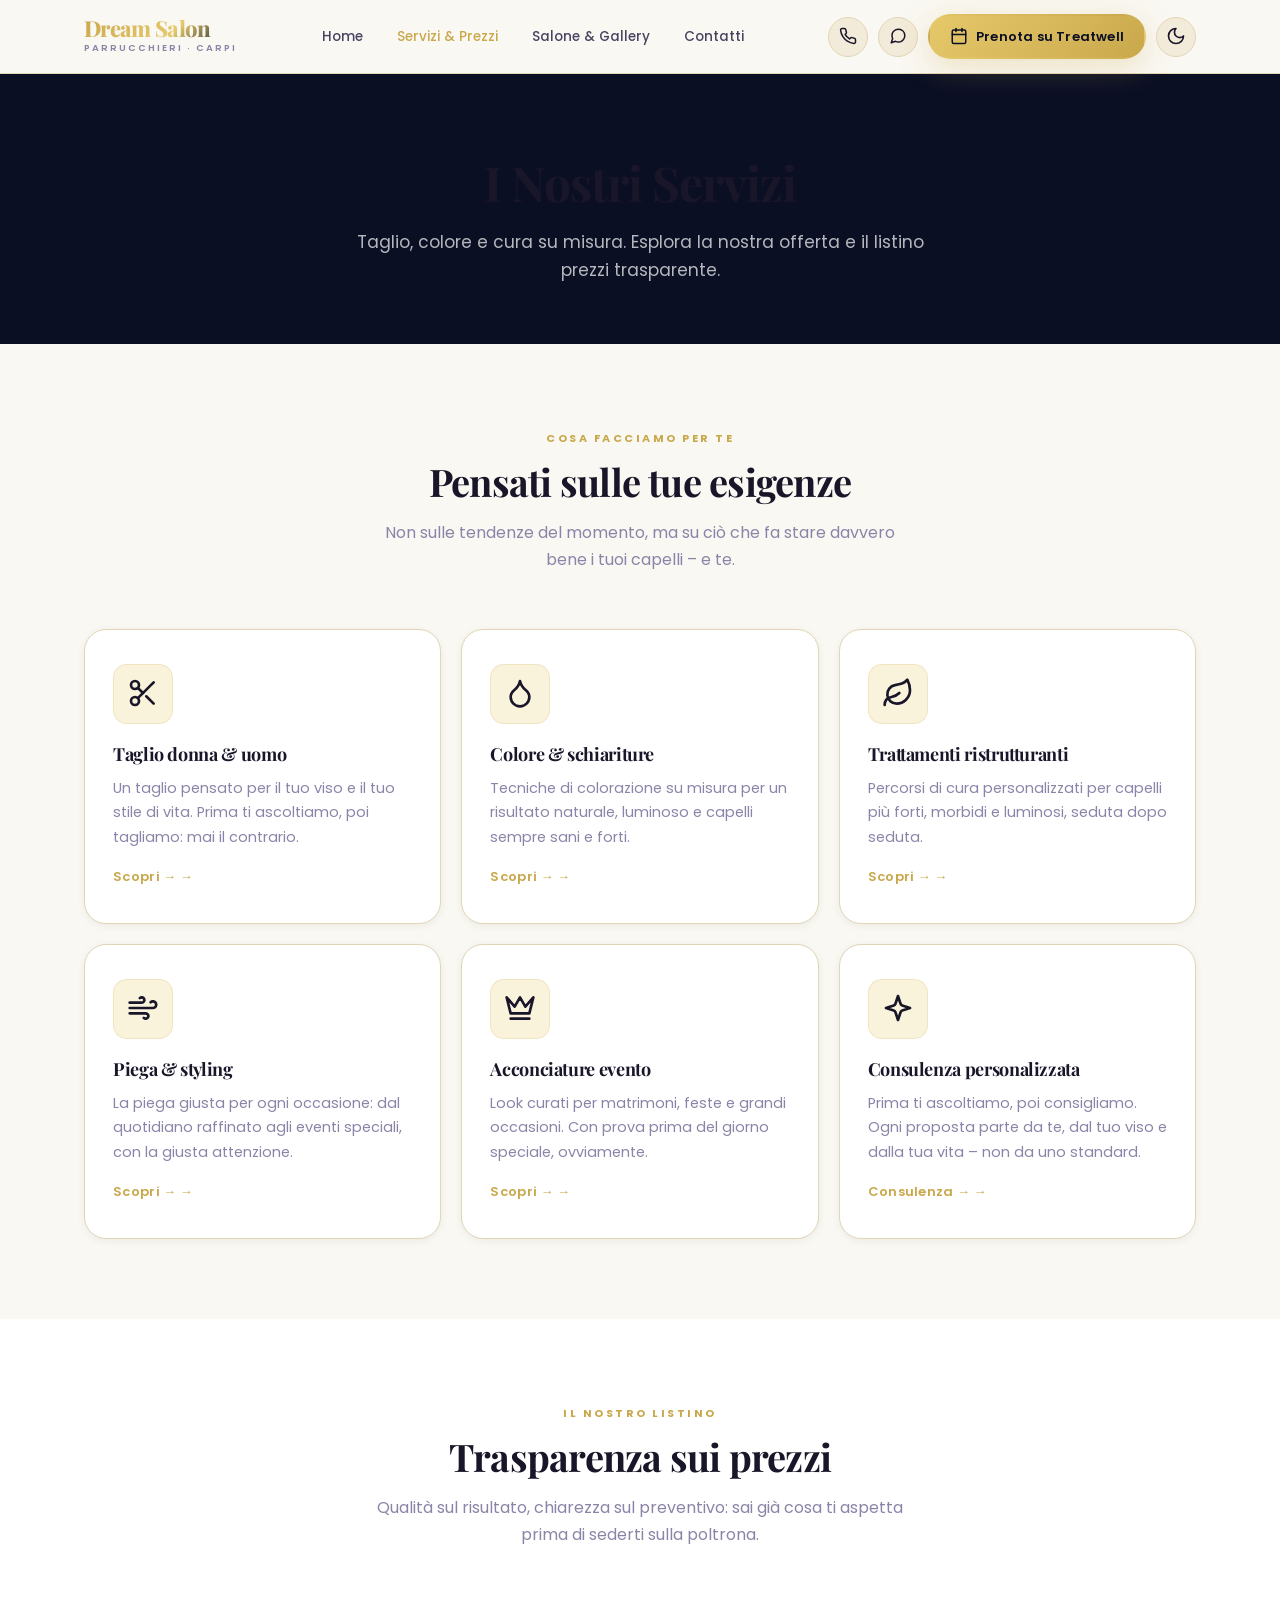
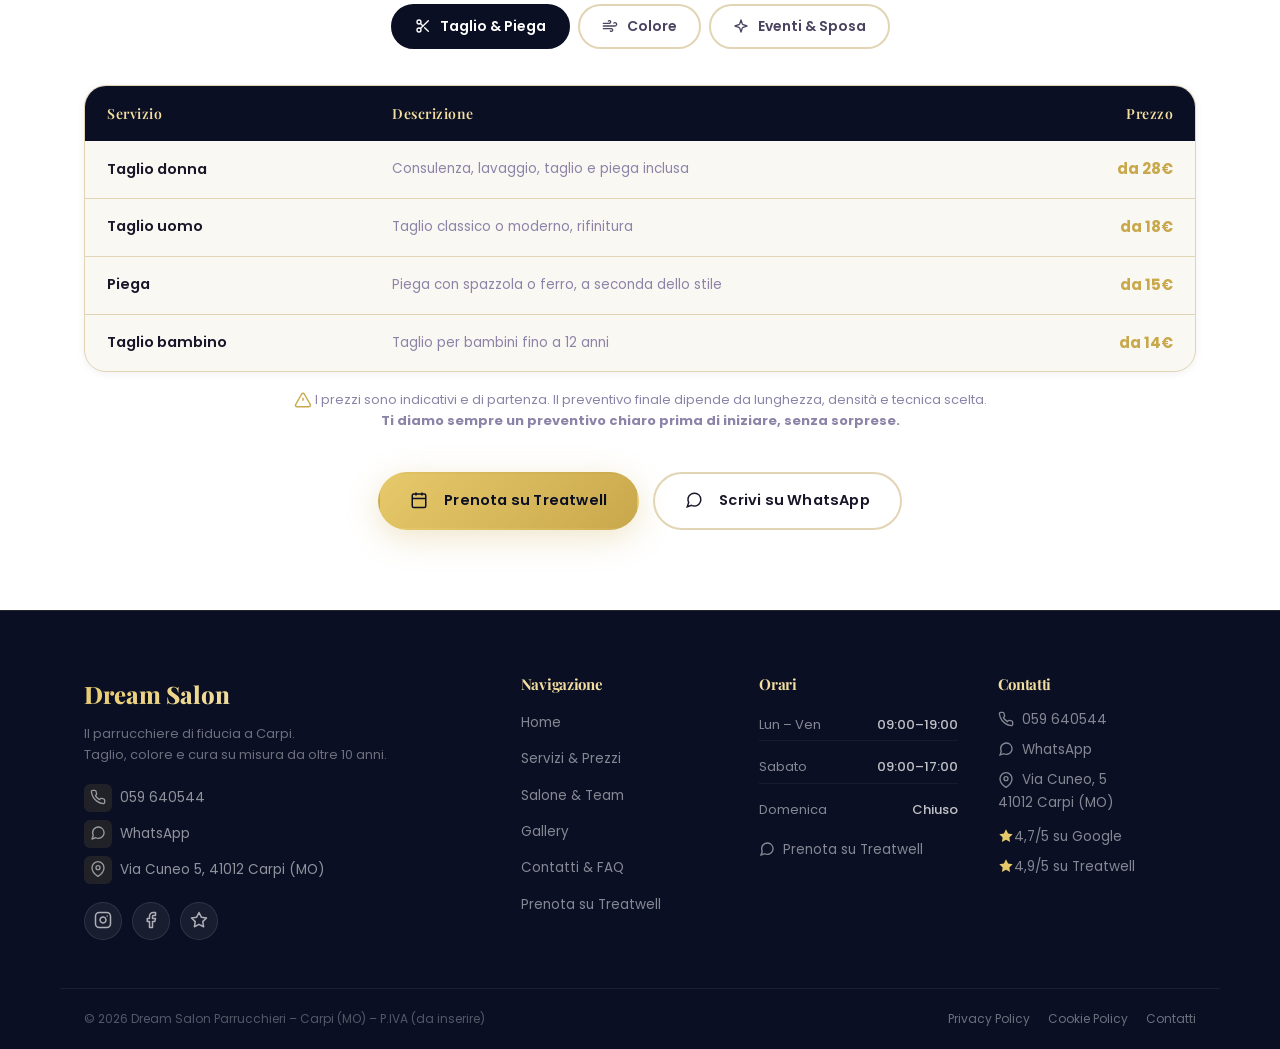
<file: servizi.html>
<!doctype html>
<html lang="it">

<head>
  <meta charset="UTF-8">
  <meta name="viewport" content="width=device-width, initial-scale=1.0">
  <title>Servizi e Listino Prezzi | Dream Salon Parrucchieri Carpi</title>
  <meta name="description"
    content="Scopri i servizi e i prezzi di Dream Salon a Carpi: taglio, piega, colore, schiariture e acconciature. Preventivi trasparenti e consulenza su misura.">
  <link rel="canonical" href="https://www.dreamsaloncarpi.it/servizi.html">
  <meta property="og:type" content="website">
  <meta property="og:title" content="Servizi e Listino Prezzi | Dream Salon Parrucchieri – Carpi (MO)">
  <meta property="og:description" content="Taglio, colore, piega e acconciature evento a Carpi. Scopri il listino prezzi trasparente di Dream Salon.">
  <meta property="og:url" content="https://www.dreamsaloncarpi.it/servizi.html">
  <meta property="og:image" content="https://www.dreamsaloncarpi.it/img/salon_hero.png">
  <meta property="og:image:width" content="1200">
  <meta property="og:image:height" content="630">
  <meta name="twitter:card" content="summary_large_image">
  <meta name="twitter:title" content="Servizi e Listino Prezzi | Dream Salon Parrucchieri – Carpi (MO)">
  <meta name="twitter:description" content="Taglio, colore, piega e acconciature evento a Carpi. Scopri il listino prezzi trasparente.">
  <meta name="twitter:image" content="https://www.dreamsaloncarpi.it/img/salon_hero.png">
  <script type="application/ld+json">
  {
    "@context": "https://schema.org",
    "@type": "HairSalon",
    "name": "Dream Salon Parrucchieri",
    "image": "https://www.dreamsaloncarpi.it/img/salon_hero.png",
    "@id": "https://www.dreamsaloncarpi.it",
    "url": "https://www.dreamsaloncarpi.it/servizi.html",
    "telephone": "+39 059 640544",
    "address": {
      "@type": "PostalAddress",
      "streetAddress": "Via Cuneo, 5",
      "addressLocality": "Carpi",
      "addressRegion": "MO",
      "postalCode": "41012",
      "addressCountry": "IT"
    },
    "priceRange": "$$",
    "openingHoursSpecification": [
      { "@type": "OpeningHoursSpecification", "dayOfWeek": ["Monday","Tuesday","Wednesday","Thursday","Friday"], "opens": "09:00", "closes": "19:00" },
      { "@type": "OpeningHoursSpecification", "dayOfWeek": ["Saturday"], "opens": "09:00", "closes": "17:00" }
    ]
  }
</script>
  <meta name="keywords" content="prezzi parrucchiere carpi, costo balayage carpi, servizi parrucchiere">
  <link rel="preconnect" href="https://fonts.googleapis.com">
  <link rel="preconnect" href="https://fonts.gstatic.com" crossorigin>
  <link
    href="https://fonts.googleapis.com/css2?family=Playfair+Display:ital,wght@0,500;0,600;0,700;0,800;1,600&family=Poppins:wght@300;400;500;600;700&display=swap"
    rel="stylesheet">
  <link rel="stylesheet" href="css/style.css">
  <script src="js/main.js" defer></script>
  <link rel="icon" type="image/x-icon" href="favicon.ico">
</head>

<body>

  <!-- HEADER -->
  <header id="main-header">
    <div class="header-inner">
      <a href="index.html" class="logo-wrap" id="logo">
        <span class="logo-name">Dream Salon</span>
        <span class="logo-sub">Parrucchieri · Carpi</span>
      </a>
      <nav class="main-nav" aria-label="Navigazione principale">
        <a href="index.html" class="nav-link">Home</a>
        <a href="servizi.html" class="nav-link active">Servizi &amp; Prezzi</a>
        <a href="salone.html" class="nav-link">Salone &amp; Gallery</a>
        <a href="contatti.html" class="nav-link">Contatti</a>
      </nav>
      <div class="header-cta">
        <a href="tel:+390596440544" class="icon-btn" title="Chiama il salone" aria-label="Chiama il salone">
          <svg xmlns="http://www.w3.org/2000/svg" width="18" height="18" viewBox="0 0 24 24" fill="none"
            stroke="currentColor" stroke-width="2" stroke-linecap="round" stroke-linejoin="round" class="ui-icon">
            <path
              d="M22 16.92v3a2 2 0 0 1-2.18 2 19.79 19.79 0 0 1-8.63-3.07 19.5 19.5 0 0 1-6-6 19.79 19.79 0 0 1-3.07-8.67A2 2 0 0 1 4.11 2h3a2 2 0 0 1 2 1.72 12.84 12.84 0 0 0 .7 2.81 2 2 0 0 1-.45 2.11L8.09 9.91a16 16 0 0 0 6 6l1.27-1.27a2 2 0 0 1 2.11-.45 12.84 12.84 0 0 0 2.81.7A2 2 0 0 1 22 16.92z">
            </path>
          </svg>
        </a>
        <a href="https://wa.me/390596440544?text=Ciao!%20Vorrei%20prenotare%20da%20Dream%20Salon." class="icon-btn"
          title="WhatsApp" aria-label="Scrivici su WhatsApp" target="_blank" rel="noopener">
          <svg xmlns="http://www.w3.org/2000/svg" width="18" height="18" viewBox="0 0 24 24" fill="none"
            stroke="currentColor" stroke-width="2" stroke-linecap="round" stroke-linejoin="round" class="ui-icon">
            <path
              d="M21 11.5a8.38 8.38 0 0 1-.9 3.8 8.5 8.5 0 0 1-7.6 4.7 8.38 8.38 0 0 1-3.8-.9L3 21l1.9-5.7a8.38 8.38 0 0 1-.9-3.8 8.5 8.5 0 0 1 4.7-7.6 8.38 8.38 0 0 1 3.8-.9h.5a8.48 8.48 0 0 1 8 8v.5z">
            </path>
          </svg>
        </a>
        <a href="https://www.treatwell.it/salone/dream-salon-carpi/" class="btn btn-primary header-book-btn"
          target="_blank" rel="noopener">
          <svg xmlns="http://www.w3.org/2000/svg" width="18" height="18" viewBox="0 0 24 24" fill="none"
            stroke="currentColor" stroke-width="2" stroke-linecap="round" stroke-linejoin="round" class="ui-icon">
            <rect x="3" y="4" width="18" height="18" rx="2" ry="2"></rect>
            <line x1="16" y1="2" x2="16" y2="6"></line>
            <line x1="8" y1="2" x2="8" y2="6"></line>
            <line x1="3" y1="10" x2="21" y2="10"></line>
          </svg> Prenota su Treatwell
        </a>
        <button id="theme-toggle" class="theme-toggle" aria-label="Cambia tema">
          <svg xmlns="http://www.w3.org/2000/svg" width="20" height="20" viewBox="0 0 24 24" fill="none"
            stroke="currentColor" stroke-width="2" stroke-linecap="round" stroke-linejoin="round" class="ui-icon">
            <path d="M12 3a6 6 0 0 0 9 9 9 9 0 1 1-9-9Z"></path>
          </svg>
        </button>
        <button class="hamburger" id="hamburger" aria-label="Menu" aria-expanded="false">
          <span></span><span></span><span></span>
        </button>
      </div>
    </div>
    <div class="mobile-menu" id="mobile-menu">
      <a href="index.html" class="mobile-nav-link">
        <svg xmlns="http://www.w3.org/2000/svg" width="16" height="16" viewBox="0 0 24 24" fill="none"
          stroke="currentColor" stroke-width="2" stroke-linecap="round" stroke-linejoin="round" class="ui-icon"
          style="margin-right:6px;">
          <path d="m3 9 9-7 9 7v11a2 2 0 0 1-2 2H5a2 2 0 0 1-2-2z"></path>
          <polyline points="9 22 9 12 15 12 15 22"></polyline>
        </svg> Home
      </a>
      <a href="servizi.html" class="mobile-nav-link">
        <svg xmlns="http://www.w3.org/2000/svg" width="16" height="16" viewBox="0 0 24 24" fill="none"
          stroke="currentColor" stroke-width="2" stroke-linecap="round" stroke-linejoin="round" class="ui-icon"
          style="margin-right:6px;">
          <circle cx="6" cy="6" r="3"></circle>
          <circle cx="6" cy="18" r="3"></circle>
          <line x1="20" y1="4" x2="8.12" y2="15.88"></line>
          <line x1="14.47" y1="14.48" x2="20" y2="20"></line>
          <line x1="8.12" y1="8.12" x2="12" y2="12"></line>
        </svg> Servizi & Prezzi
      </a>
      <a href="salone.html" class="mobile-nav-link">
        <svg xmlns="http://www.w3.org/2000/svg" width="16" height="16" viewBox="0 0 24 24" fill="none"
          stroke="currentColor" stroke-width="2" stroke-linecap="round" stroke-linejoin="round" class="ui-icon"
          style="margin-right:6px;">
          <polygon
            points="12 2 15.09 8.26 22 9.27 17 14.14 18.18 21.02 12 17.77 5.82 21.02 7 14.14 2 9.27 8.91 8.26 12 2">
          </polygon>
        </svg> Salone &amp; Gallery
      </a>
      <a href="contatti.html" class="mobile-nav-link">
        <svg xmlns="http://www.w3.org/2000/svg" width="16" height="16" viewBox="0 0 24 24" fill="none"
          stroke="currentColor" stroke-width="2" stroke-linecap="round" stroke-linejoin="round" class="ui-icon"
          style="margin-right:6px;">
          <path d="M21 10c0 7-9 13-9 13s-9-6-9-13a9 9 0 0 1 18 0z"></path>
          <circle cx="12" cy="10" r="3"></circle>
        </svg> Contatti
      </a>
      <a href="https://www.treatwell.it/salone/dream-salon-carpi/" class="btn btn-primary" target="_blank"
        rel="noopener">
        <svg xmlns="http://www.w3.org/2000/svg" width="16" height="16" viewBox="0 0 24 24" fill="none"
          stroke="currentColor" stroke-width="2" stroke-linecap="round" stroke-linejoin="round" class="ui-icon">
          <rect x="3" y="4" width="18" height="18" rx="2" ry="2"></rect>
          <line x1="16" y1="2" x2="16" y2="6"></line>
          <line x1="8" y1="2" x2="8" y2="6"></line>
          <line x1="3" y1="10" x2="21" y2="10"></line>
        </svg> Prenota su Treatwell
      </a>
    </div>
  </header>
  <main>
    <!-- PAGE HEADER -->
    <section style="background:var(--midnight); padding: 80px 0 60px; color:var(--white); text-align:center;">
      <div class="container">
        <h1 style="font-size:clamp(32px, 4vw, 48px); margin-bottom:16px;">I Nostri Servizi</h1>
        <p style="color:rgba(255,255,255,0.7); max-width:600px; margin:0 auto; font-size:17px;">
          Taglio, colore e cura su misura. Esplora la nostra offerta e il listino prezzi trasparente.
        </p>
      </div>
    </section>

    <!-- SERVICES -->
    <section class="services-section" id="servizi">
      <div class="container">
        <div class="section-header" data-aos>
          <span class="eyebrow">Cosa facciamo per te</span>
          <h2>Pensati sulle tue esigenze</h2>
          <p>Non sulle tendenze del momento, ma su ciò che fa stare davvero bene i tuoi capelli – e te.</p>
        </div>
        <div class="services-grid">
          <div class="service-card" data-aos data-delay="100">
            <div class="service-icon"><svg xmlns="http://www.w3.org/2000/svg" viewBox="0 0 24 24" fill="none"
                stroke="currentColor" stroke-width="2" stroke-linecap="round" stroke-linejoin="round"
                class="ui-icon icon-xl">
                <circle cx="6" cy="6" r="3"></circle>
                <circle cx="6" cy="18" r="3"></circle>
                <line x1="20" y1="4" x2="8.12" y2="15.88"></line>
                <line x1="14.47" y1="14.48" x2="20" y2="20"></line>
                <line x1="8.12" y1="8.12" x2="12" y2="12"></line>
              </svg></div>
            <h3>Taglio donna &amp; uomo</h3>
            <p>Un taglio pensato per il tuo viso e il tuo stile di vita. Prima ti ascoltiamo, poi tagliamo: mai il
              contrario.</p>
            <a href="contatti.html" class="service-cta">Scopri →</a>
          </div>
          <div class="service-card" data-aos data-delay="150">
            <div class="service-icon"><svg xmlns="http://www.w3.org/2000/svg" viewBox="0 0 24 24" fill="none"
                stroke="currentColor" stroke-width="2" stroke-linecap="round" stroke-linejoin="round"
                class="ui-icon icon-xl">
                <path
                  d="M12 22a7 7 0 0 0 7-7c0-2-1-3.9-3-5.5s-3.5-4-4-6.5c-.5 2.5-2 4.9-4 6.5C6 11.1 5 13 5 15a7 7 0 0 0 7 7z">
                </path>
              </svg></div>
            <h3>Colore &amp; schiariture</h3>
            <p>Tecniche di colorazione su misura per un risultato naturale, luminoso e capelli sempre sani e forti.</p>
            <a href="contatti.html" class="service-cta">Scopri →</a>
          </div>
          <div class="service-card" data-aos data-delay="200">
            <div class="service-icon"><svg xmlns="http://www.w3.org/2000/svg" viewBox="0 0 24 24" fill="none"
                stroke="currentColor" stroke-width="2" stroke-linecap="round" stroke-linejoin="round"
                class="ui-icon icon-xl">
                <path d="M11 20A7 7 0 0 1 9.8 6.1C15.5 5 17 4.48 19 2c1 2 2 4.18 2 8 0 5.5-4.78 10-10 10Z"></path>
                <path d="M2 21c0-3 1.85-5.36 5.08-6C9.5 14.52 12 13 13 12"></path>
              </svg></div>
            <h3>Trattamenti ristrutturanti</h3>
            <p>Percorsi di cura personalizzati per capelli più forti, morbidi e luminosi, seduta dopo seduta.</p>
            <a href="contatti.html" class="service-cta">Scopri →</a>
          </div>
          <div class="service-card" data-aos data-delay="250">
            <div class="service-icon"><svg xmlns="http://www.w3.org/2000/svg" viewBox="0 0 24 24" fill="none"
                stroke="currentColor" stroke-width="2" stroke-linecap="round" stroke-linejoin="round"
                class="ui-icon icon-xl">
                <path d="M17.7 7.7a2.5 2.5 0 1 1 1.8 4.3H2"></path><path d="M9.6 4.6A2 2 0 1 1 11 8H2"></path><path d="M12.6 19.4A2 2 0 1 0 14 16H2"></path>
              </svg></div>
            <h3>Piega &amp; styling</h3>
            <p>La piega giusta per ogni occasione: dal quotidiano raffinato agli eventi speciali, con la giusta
              attenzione.</p>
            <a href="contatti.html" class="service-cta">Scopri →</a>
          </div>
          <div class="service-card" data-aos data-delay="300">
            <div class="service-icon"><svg xmlns="http://www.w3.org/2000/svg" viewBox="0 0 24 24" fill="none"
                stroke="currentColor" stroke-width="2" stroke-linecap="round" stroke-linejoin="round"
                class="ui-icon icon-xl">
                <path d="m2 4 3 12h14l3-12-6 7-4-7-4 7-6-7zm3 16h14"></path>
              </svg></div>
            <h3>Acconciature evento</h3>
            <p>Look curati per matrimoni, feste e grandi occasioni. Con prova prima del giorno speciale, ovviamente.</p>
            <a href="contatti.html" class="service-cta">Scopri →</a>
          </div>
          <div class="service-card" data-aos data-delay="350">
            <div class="service-icon"><svg xmlns="http://www.w3.org/2000/svg" viewBox="0 0 24 24" fill="none"
                stroke="currentColor" stroke-width="2" stroke-linecap="round" stroke-linejoin="round"
                class="ui-icon icon-xl">
                <path
                  d="m12 3-1.912 5.813a2 2 0 0 1-1.275 1.275L3 12l5.813 1.912a2 2 0 0 1 1.275 1.275L12 21l1.912-5.813a2 2 0 0 1 1.275-1.275L21 12l-5.813-1.912a2 2 0 0 1-1.275-1.275L12 3Z">
                </path>
              </svg></div>
            <h3>Consulenza personalizzata</h3>
            <p>Prima ti ascoltiamo, poi consigliamo. Ogni proposta parte da te, dal tuo viso e dalla tua vita – non da
              uno standard.</p>
            <a href="contatti.html" class="service-cta">Consulenza →</a>
          </div>
        </div>
      </div>
    </section>

    <!-- PRICE LIST -->
    <section class="listino-section" id="prezzi">
      <div class="container">
        <div class="section-header" data-aos>
          <span class="eyebrow">Il nostro Listino</span>
          <h2>Trasparenza sui prezzi</h2>
          <p>Qualità sul risultato, chiarezza sul preventivo: sai già cosa ti aspetta prima di sederti sulla poltrona.
          </p>
        </div>

        <div class="listino-tabs" role="tablist">
          <button class="listino-tab active" data-tab="taglio" role="tab" aria-selected="true" id="tab-taglio">
            <svg xmlns="http://www.w3.org/2000/svg" width="16" height="16" viewBox="0 0 24 24" fill="none"
              stroke="currentColor" stroke-width="2" stroke-linecap="round" stroke-linejoin="round" class="ui-icon"
              style="margin-right:6px;">
              <circle cx="6" cy="6" r="3"></circle>
              <circle cx="6" cy="18" r="3"></circle>
              <line x1="20" y1="4" x2="8.12" y2="15.88"></line>
              <line x1="14.47" y1="14.48" x2="20" y2="20"></line>
              <line x1="8.12" y1="8.12" x2="12" y2="12"></line>
            </svg> Taglio & Piega
          </button>
          <button class="listino-tab" data-tab="colore" role="tab" aria-selected="false" id="tab-colore">
            <svg xmlns="http://www.w3.org/2000/svg" width="16" height="16" viewBox="0 0 24 24" fill="none"
              stroke="currentColor" stroke-width="2" stroke-linecap="round" stroke-linejoin="round" class="ui-icon"
              style="margin-right:6px;">
              <path d="M17.7 7.7a2.5 2.5 0 1 1 1.8 4.3H2"></path><path d="M9.6 4.6A2 2 0 1 1 11 8H2"></path><path d="M12.6 19.4A2 2 0 1 0 14 16H2"></path>
            </svg> Colore
          </button>
          <button class="listino-tab" data-tab="eventi" role="tab" aria-selected="false" id="tab-eventi">
            <svg xmlns="http://www.w3.org/2000/svg" width="16" height="16" viewBox="0 0 24 24" fill="none"
              stroke="currentColor" stroke-width="2" stroke-linecap="round" stroke-linejoin="round" class="ui-icon"
              style="margin-right:6px;">
              <path
                d="m12 3-1.912 5.813a2 2 0 0 1-1.275 1.275L3 12l5.813 1.912a2 2 0 0 1 1.275 1.275L12 21l1.912-5.813a2 2 0 0 1 1.275-1.275L21 12l-5.813-1.912a2 2 0 0 1-1.275-1.275L12 3Z">
              </path>
            </svg> Eventi & Sposa
          </button>
        </div>

        <div class="listino-panel active" id="panel-taglio" role="tabpanel" aria-labelledby="tab-taglio" data-aos>
          <div class="listino-wrap">
            <table class="listino">
              <thead>
                <tr>
                  <th>Servizio</th>
                  <th class="hide-sm">Descrizione</th>
                  <th>Prezzo</th>
                </tr>
              </thead>
              <tbody>
                <tr>
                  <td class="service-name">Taglio donna</td>
                  <td class="service-desc hide-sm">Consulenza, lavaggio, taglio e piega inclusa</td>
                  <td class="service-price">da 28€</td>
                </tr>
                <tr>
                  <td class="service-name">Taglio uomo</td>
                  <td class="service-desc hide-sm">Taglio classico o moderno, rifinitura</td>
                  <td class="service-price">da 18€</td>
                </tr>
                <tr>
                  <td class="service-name">Piega</td>
                  <td class="service-desc hide-sm">Piega con spazzola o ferro, a seconda dello stile</td>
                  <td class="service-price">da 15€</td>
                </tr>
                <tr>
                  <td class="service-name">Taglio bambino</td>
                  <td class="service-desc hide-sm">Taglio per bambini fino a 12 anni</td>
                  <td class="service-price">da 14€</td>
                </tr>
              </tbody>
            </table>
          </div>
        </div>

        <div class="listino-panel" id="panel-colore" role="tabpanel" aria-labelledby="tab-colore" data-aos>
          <div class="listino-wrap">
            <table class="listino">
              <thead>
                <tr>
                  <th>Servizio</th>
                  <th class="hide-sm">Descrizione</th>
                  <th>Prezzo</th>
                </tr>
              </thead>
              <tbody>
                <tr>
                  <td class="service-name">Colore uniforme</td>
                  <td class="service-desc hide-sm">Colorazione completa con prodotti premium</td>
                  <td class="service-price">da 35€</td>
                </tr>
                <tr>
                  <td class="service-name">Schiariture / Meches</td>
                  <td class="service-desc hide-sm">Tecniche personalizzate per effetto naturale</td>
                  <td class="service-price">da 55€</td>
                </tr>
                <tr>
                  <td class="service-name">Balayage</td>
                  <td class="service-desc hide-sm">Sfumatura mano libera per un risultato solare</td>
                  <td class="service-price">da 70€</td>
                </tr>
                <tr>
                  <td class="service-name">Trattamento ristrutturante</td>
                  <td class="service-desc hide-sm">Percorso di cura per capelli più forti e luminosi</td>
                  <td class="service-price">da 20€</td>
                </tr>
                <tr>
                  <td class="service-name">Consulenza personalizzata</td>
                  <td class="service-desc hide-sm">Analisi capelli e viso, consigli su misura</td>
                  <td class="service-price">gratuita</td>
                </tr>
              </tbody>
            </table>
          </div>
        </div>

        <div class="listino-panel" id="panel-eventi" role="tabpanel" aria-labelledby="tab-eventi" data-aos>
          <div class="listino-wrap">
            <table class="listino">
              <thead>
                <tr>
                  <th>Servizio</th>
                  <th class="hide-sm">Descrizione</th>
                  <th>Prezzo</th>
                </tr>
              </thead>
              <tbody>
                <tr>
                  <td class="service-name">Acconciatura evento</td>
                  <td class="service-desc hide-sm">Styling per matrimoni, feste, occasioni speciali</td>
                  <td class="service-price">da 45€</td>
                </tr>
                <tr>
                  <td class="service-name">Prova acconciatura</td>
                  <td class="service-desc hide-sm">Prova completa prima del grande giorno</td>
                  <td class="service-price">da 35€</td>
                </tr>
                <tr>
                  <td class="service-name">Sposa completo</td>
                  <td class="service-desc hide-sm">Acconciatura + prova + giorno del matrimonio</td>
                  <td class="service-price">su preventivo</td>
                </tr>
                <tr>
                  <td class="service-name">Servizio a domicilio</td>
                  <td class="service-desc hide-sm">Disponibilità a domicilio su richiesta</td>
                  <td class="service-price">su richiesta</td>
                </tr>
              </tbody>
            </table>
          </div>
        </div>

        <p class="listino-note">
          <svg xmlns="http://www.w3.org/2000/svg" viewBox="0 0 24 24" fill="none" stroke="currentColor" stroke-width="2" class="ui-icon icon-md"
            style="color:var(--gold);">
            <path d="m21.73 18-8-14a2 2 0 0 0-3.48 0l-8 14A2 2 0 0 0 4 21h16a2 2 0 0 0 1.73-3Z"></path>
            <line x1="12" x2="12" y1="9" y2="13"></line>
            <line x1="12" x2="12.01" y1="17" y2="17"></line>
          </svg> I prezzi sono indicativi e di partenza. Il preventivo finale dipende da lunghezza, densità e tecnica
          scelta.<br>
          <strong>Ti diamo sempre un preventivo chiaro prima di iniziare, senza sorprese.</strong>
        </p>

        <div
          style="text-align:center; margin-top:40px; display:flex; flex-wrap:wrap; gap:14px; justify-content:center;">
          <a href="https://www.treatwell.it/salone/dream-salon-carpi/" class="btn btn-primary"
            id="servizi-treatwell-btn" target="_blank" rel="noopener"><svg xmlns="http://www.w3.org/2000/svg" viewBox="0 0 24 24" fill="none"
              stroke="currentColor" stroke-width="2" class="ui-icon icon-md" style="margin-right:8px;">
              <rect x="3" y="4" width="18" height="18" rx="2" ry="2"></rect>
              <line x1="16" y1="2" x2="16" y2="6"></line>
              <line x1="8" y1="2" x2="8" y2="6"></line>
              <line x1="3" y1="10" x2="21" y2="10"></line>
            </svg>Prenota su Treatwell</a>
          <a href="https://wa.me/390596440544?text=Ciao!%20Vorrei%20prenotare%20da%20Dream%20Salon."
            class="btn btn-outline-dark" id="servizi-wa-btn" target="_blank" rel="noopener"><svg xmlns="http://www.w3.org/2000/svg" viewBox="0 0 24 24"
              fill="none" stroke="currentColor" stroke-width="2" class="ui-icon icon-md" style="margin-right:8px;">
              <path
                d="M21 11.5a8.38 8.38 0 0 1-.9 3.8 8.5 8.5 0 0 1-7.6 4.7 8.38 8.38 0 0 1-3.8-.9L3 21l1.9-5.7a8.38 8.38 0 0 1-.9-3.8 8.5 8.5 0 0 1 4.7-7.6 8.38 8.38 0 0 1 3.8-.9h.5a8.48 8.48 0 0 1 8 8v.5z">
              </path>
            </svg>Scrivi su WhatsApp</a>
        </div>
      </div>
    </section>

    <!-- FOOTER -->
  </main>
  <footer id="footer">
    <div class="container">
      <div class="footer-grid">

        <div class="footer-brand">
          <div class="footer-logo">Dream Salon</div>
          <p class="footer-tagline">Il parrucchiere di fiducia a Carpi.<br>Taglio, colore e cura su misura da oltre 10
            anni.</p>
          <div class="footer-contact">
            <a href="tel:+390596440544" id="footer-call-btn">
              <span class="fc-icon"><svg xmlns="http://www.w3.org/2000/svg" viewBox="0 0 24 24" fill="none"
                  stroke="currentColor" stroke-width="2" stroke-linecap="round" stroke-linejoin="round"
                  class="ui-icon icon-sm">
                  <path
                    d="M22 16.92v3a2 2 0 0 1-2.18 2 19.79 19.79 0 0 1-8.63-3.07 19.5 19.5 0 0 1-6-6 19.79 19.79 0 0 1-3.07-8.67A2 2 0 0 1 4.11 2h3a2 2 0 0 1 2 1.72 12.84 12.84 0 0 0 .7 2.81 2 2 0 0 1-.45 2.11L8.09 9.91a16 16 0 0 0 6 6l1.27-1.27a2 2 0 0 1 2.11-.45 12.84 12.84 0 0 0 2.81.7A2 2 0 0 1 22 16.92z">
                  </path>
                </svg></span>
              059 640544
            </a>
            <a href="https://wa.me/390596440544" id="footer-wa-btn" target="_blank" rel="noopener">
              <span class="fc-icon"><svg xmlns="http://www.w3.org/2000/svg" viewBox="0 0 24 24" fill="none"
                  stroke="currentColor" stroke-width="2" stroke-linecap="round" stroke-linejoin="round"
                  class="ui-icon icon-sm">
                  <path
                    d="M21 11.5a8.38 8.38 0 0 1-.9 3.8 8.5 8.5 0 0 1-7.6 4.7 8.38 8.38 0 0 1-3.8-.9L3 21l1.9-5.7a8.38 8.38 0 0 1-.9-3.8 8.5 8.5 0 0 1 4.7-7.6 8.38 8.38 0 0 1 3.8-.9h.5a8.48 8.48 0 0 1 8 8v.5z">
                  </path>
                </svg></span>
              WhatsApp
            </a>
            <a href="https://www.google.com/maps?q=Via+Cuneo+5+Carpi+MO" target="_blank" rel="noopener"
              id="footer-map-btn">
              <span class="fc-icon"><svg xmlns="http://www.w3.org/2000/svg" viewBox="0 0 24 24" fill="none"
                  stroke="currentColor" stroke-width="2" stroke-linecap="round" stroke-linejoin="round"
                  class="ui-icon icon-sm">
                  <path d="M21 10c0 7-9 13-9 13s-9-6-9-13a9 9 0 0 1 18 0z"></path>
                  <circle cx="12" cy="10" r="3"></circle>
                </svg></span>
              Via Cuneo 5, 41012 Carpi (MO)
            </a>
          </div>
          <div class="footer-socials">
            <a href="https://www.instagram.com/" class="footer-social-btn" target="_blank" rel="noopener"
              aria-label="Instagram" id="footer-ig-btn">
              <svg xmlns="http://www.w3.org/2000/svg" viewBox="0 0 24 24" fill="none" stroke="currentColor"
                stroke-width="2" stroke-linecap="round" stroke-linejoin="round" class="ui-icon icon-md">
                <rect x="2" y="2" width="20" height="20" rx="5" ry="5"></rect>
                <path d="M16 11.37A4 4 0 1 1 12.63 8 4 4 0 0 1 16 11.37z"></path>
                <line x1="17.5" y1="6.5" x2="17.51" y2="6.5"></line>
              </svg>
            </a>
            <a href="https://www.facebook.com/" class="footer-social-btn" target="_blank" rel="noopener"
              aria-label="Facebook" id="footer-fb-btn">
              <svg xmlns="http://www.w3.org/2000/svg" viewBox="0 0 24 24" fill="none" stroke="currentColor"
                stroke-width="2" stroke-linecap="round" stroke-linejoin="round" class="ui-icon icon-md">
                <path d="M18 2h-3a5 5 0 0 0-5 5v3H7v4h3v8h4v-8h3l1-4h-4V7a1 1 0 0 1 1-1h3z"></path>
              </svg>
            </a>
            <a href="https://www.treatwell.it/salone/dream-salon-carpi/" class="footer-social-btn" target="_blank"
              rel="noopener" aria-label="Treatwell" id="footer-tw-btn">
              <svg xmlns="http://www.w3.org/2000/svg" viewBox="0 0 24 24" fill="none" stroke="currentColor"
                stroke-width="2" stroke-linecap="round" stroke-linejoin="round" class="ui-icon icon-md">
                <polygon
                  points="12 2 15.09 8.26 22 9.27 17 14.14 18.18 21.02 12 17.77 5.82 21.02 7 14.14 2 9.27 8.91 8.26 12 2">
                </polygon>
              </svg>
            </a>
          </div>
        </div>

        <div>
          <h4>Navigazione</h4>
          <ul>
            <li><a href="index.html">Home</a></li>
            <li><a href="servizi.html">Servizi & Prezzi</a></li>
            <li><a href="salone.html">Salone & Team</a></li>
            <li><a href="salone.html#gallery">Gallery</a></li>
            <li><a href="contatti.html">Contatti & FAQ</a></li>
            <li><a href="https://www.treatwell.it/salone/dream-salon-carpi/" target="_blank" rel="noopener">Prenota su
                Treatwell</a></li>
          </ul>
        </div>

        <div>
          <h4>Orari</h4>
          <ul class="footer-hours">
            <li><span>Lun – Ven</span><span>09:00–19:00</span></li>
            <li><span>Sabato</span><span>09:00–17:00</span></li>
            <li><span>Domenica</span><span>Chiuso</span></li>
          </ul>
          <p style="margin-top:14px;"><svg xmlns="http://www.w3.org/2000/svg" viewBox="0 0 24 24" fill="none" stroke="currentColor" stroke-width="2"
              class="ui-icon icon-sm" style="margin-right:8px;">
              <path
                d="M21 11.5a8.38 8.38 0 0 1-.9 3.8 8.5 8.5 0 0 1-7.6 4.7 8.38 8.38 0 0 1-3.8-.9L3 21l1.9-5.7a8.38 8.38 0 0 1-.9-3.8 8.5 8.5 0 0 1 4.7-7.6 8.38 8.38 0 0 1 3.8-.9h.5a8.48 8.48 0 0 1 8 8v.5z">
              </path>
            </svg><a href="https://www.treatwell.it/salone/dream-salon-carpi/" target="_blank" rel="noopener">Prenota su
              Treatwell</a></p>
        </div>

        <div>
          <h4>Contatti</h4>
          <p><svg xmlns="http://www.w3.org/2000/svg" viewBox="0 0 24 24" fill="none" stroke="currentColor" stroke-width="2" class="ui-icon icon-sm"
              style="margin-right:8px;">
              <path
                d="M22 16.92v3a2 2 0 0 1-2.18 2 19.79 19.79 0 0 1-8.63-3.07 19.5 19.5 0 0 1-6-6 19.79 19.79 0 0 1-3.07-8.67A2 2 0 0 1 4.11 2h3a2 2 0 0 1 2 1.72 12.84 12.84 0 0 0 .7 2.81 2 2 0 0 1-.45 2.11L8.09 9.91a16 16 0 0 0 6 6l1.27-1.27a2 2 0 0 1 2.11-.45 12.84 12.84 0 0 0 2.81.7A2 2 0 0 1 22 16.92z">
              </path>
            </svg><a href="tel:+390596440544">059 640544</a></p>
          <p><svg xmlns="http://www.w3.org/2000/svg" viewBox="0 0 24 24" fill="none" stroke="currentColor" stroke-width="2" class="ui-icon icon-sm"
              style="margin-right:8px;">
              <path
                d="M21 11.5a8.38 8.38 0 0 1-.9 3.8 8.5 8.5 0 0 1-7.6 4.7 8.38 8.38 0 0 1-3.8-.9L3 21l1.9-5.7a8.38 8.38 0 0 1-.9-3.8 8.5 8.5 0 0 1 4.7-7.6 8.38 8.38 0 0 1 3.8-.9h.5a8.48 8.48 0 0 1 8 8v.5z">
              </path>
            </svg><a href="https://wa.me/390596440544">WhatsApp</a></p>
          <p><svg xmlns="http://www.w3.org/2000/svg" viewBox="0 0 24 24" fill="none" stroke="currentColor" stroke-width="2" class="ui-icon icon-sm"
              style="margin-right:8px;">
              <path d="M21 10c0 7-9 13-9 13s-9-6-9-13a9 9 0 0 1 18 0z"></path>
              <circle cx="12" cy="10" r="3"></circle>
            </svg>Via Cuneo, 5<br>41012 Carpi (MO)</p>
          <p style="margin-top:12px;"><svg xmlns="http://www.w3.org/2000/svg" viewBox="0 0 24 24" fill="currentColor" stroke="none" class="ui-icon icon-sm"
              style="color:var(--gold-bright);">
              <polygon
                points="12 2 15.09 8.26 22 9.27 17 14.14 18.18 21.02 12 17.77 5.82 21.02 7 14.14 2 9.27 8.91 8.26 12 2">
              </polygon>
            </svg>4,7/5 su <a href="https://g.page/r/dreamsaloncarpi" target="_blank" rel="noopener">Google</a></p>
          <p><svg xmlns="http://www.w3.org/2000/svg" viewBox="0 0 24 24" fill="currentColor" stroke="none" class="ui-icon icon-sm"
              style="color:var(--gold-bright);">
              <polygon
                points="12 2 15.09 8.26 22 9.27 17 14.14 18.18 21.02 12 17.77 5.82 21.02 7 14.14 2 9.27 8.91 8.26 12 2">
              </polygon>
            </svg>4,9/5 su <a href="https://www.treatwell.it/salone/dream-salon-carpi/" target="_blank"
              rel="noopener">Treatwell</a></p>
        </div>

      </div>
    </div>
    <div class="footer-bottom container">
      <span>© 2026 Dream Salon Parrucchieri – Carpi (MO) – P.IVA (da inserire)</span>
      <div class="footer-bottom-links">
        <a href="privacy.html" id="footer-privacy-link">Privacy Policy</a>
        <a href="privacy.html#cookie" id="footer-cookie-link">Cookie Policy</a>
        <a href="contatti.html">Contatti</a>
      </div>
    </div>
  </footer>

  <div class="sticky-mobile" role="region" aria-label="Azioni rapide">
    <a href="tel:+390596440544" class="sm-call" aria-label="Chiama il salone">
      <svg xmlns="http://www.w3.org/2000/svg" width="16" height="16" viewBox="0 0 24 24" fill="none"
        stroke="currentColor" stroke-width="2" stroke-linecap="round" stroke-linejoin="round" class="ui-icon"
        style="margin-right:4px;">
        <path
          d="M22 16.92v3a2 2 0 0 1-2.18 2 19.79 19.79 0 0 1-8.63-3.07 19.5 19.5 0 0 1-6-6 19.79 19.79 0 0 1-3.07-8.67A2 2 0 0 1 4.11 2h3a2 2 0 0 1 2 1.72 12.84 12.84 0 0 0 .7 2.81 2 2 0 0 1-.45 2.11L8.09 9.91a16 16 0 0 0 6 6l1.27-1.27a2 2 0 0 1 2.11-.45 12.84 12.84 0 0 0 2.81.7A2 2 0 0 1 22 16.92z">
        </path>
      </svg> Chiama
    </a>
    <a href="https://www.treatwell.it/salone/dream-salon-carpi/" class="sm-book" target="_blank" rel="noopener">
      <svg xmlns="http://www.w3.org/2000/svg" width="16" height="16" viewBox="0 0 24 24" fill="none"
        stroke="currentColor" stroke-width="2" stroke-linecap="round" stroke-linejoin="round" class="ui-icon"
        style="margin-right:4px;">
        <rect x="3" y="4" width="18" height="18" rx="2" ry="2"></rect>
        <line x1="16" y1="2" x2="16" y2="6"></line>
        <line x1="8" y1="2" x2="8" y2="6"></line>
        <line x1="3" y1="10" x2="21" y2="10"></line>
      </svg> Prenota
    </a>
  </div>

</body>

</html>
</file>
<file: css/style.css>
/* ============================================================
   DESIGN TOKENS + TEMA CHIARO / SCURO
   ============================================================ */

/* ---- Palette fissa (invariante tra temi) ---- */
:root {
  --gold: #C9A84C;
  --gold-bright: #E6C96A;
  --gold-light: #F2DFA0;
  --gold-pale: #FAF3DC;
  --midnight: #0B0F24;
  --midnight-mid: #131731;
  --midnight-light: #1D2248;

  --radius-xs: 8px;
  --radius-sm: 14px;
  --radius: 22px;
  --radius-lg: 32px;

  --shadow-gold: 0 8px 32px rgba(201, 168, 76, 0.30);

  --font-serif: 'Playfair Display', Georgia, serif;
  --font-sans: 'Poppins', Arial, sans-serif;

  /* Durata transizione tema */
  --theme-transition: background-color .30s ease, color .30s ease, border-color .30s ease, box-shadow .30s ease;
}

/* ---- TEMA CHIARO (default) ---- */
:root,
[data-theme="light"] {
  --bg: #FAF8F3;
  /* sfondo pagina */
  --bg-alt: #FFFFFF;
  /* sfondo card, header */
  --bg-mid: #F2EBD9;
  /* sfondo sezioni secondarie (beige) */
  --bg-dark: #0B0F24;
  /* sfondo sezioni scure (midnight) */

  --surface: #FFFFFF;
  /* card, pannelli */
  --surface-alt: #F2EBD9;
  /* card secondaria */
  --surface-dark: rgba(255, 255, 255, 0.05);
  /* card su sfondo scuro */

  --text: #1A1629;
  --text-mid: #4A4360;
  --text-light: #8C84A8;
  --text-on-dark: #FFFFFF;
  /* testo su sfondo midnight */
  --text-on-dark-mid: rgba(255, 255, 255, 0.65);
  --text-on-dark-light: rgba(255, 255, 255, 0.40);

  --border: rgba(201, 168, 76, 0.18);
  --border-subtle: #E2D5B5;
  /* bordi su sfondo chiaro */
  --border-dark: rgba(201, 168, 76, 0.15);
  /* bordi su sfondo scuro */

  --header-bg: rgba(250, 248, 243, 0.94);
  --header-border: #E2D5B5;

  --shadow-xs: 0 2px 8px rgba(11, 15, 36, 0.06);
  --shadow: 0 8px 28px rgba(11, 15, 36, 0.09);
  --shadow-md: 0 14px 40px rgba(11, 15, 36, 0.13);
  --shadow-lg: 0 24px 60px rgba(11, 15, 36, 0.20);

  /* Alias legacy (compatibilità classi esistenti) */
  --cream: #FAF8F3;
  --beige: #F2EBD9;
  --beige-dark: #E2D5B5;
  --white: #FFFFFF;
}

/* ---- TEMA SCURO ---- */
[data-theme="dark"] {
  --bg: #0E1022;
  --bg-alt: #161A34;
  --bg-mid: #1D2248;
  --bg-dark: #0B0F24;

  --surface: #1D2248;
  --surface-alt: #252B52;
  --surface-dark: rgba(255, 255, 255, 0.05);

  --text: #EDE8F5;
  --text-mid: #B8B0D4;
  --text-light: #8880AA;
  --text-on-dark: #FFFFFF;
  --text-on-dark-mid: rgba(255, 255, 255, 0.65);
  --text-on-dark-light: rgba(255, 255, 255, 0.40);

  --border: rgba(201, 168, 76, 0.25);
  --border-subtle: rgba(201, 168, 76, 0.20);
  --border-dark: rgba(201, 168, 76, 0.15);

  --header-bg: rgba(14, 16, 34, 0.96);
  --header-border: rgba(201, 168, 76, 0.15);

  --shadow-xs: 0 2px 8px rgba(0, 0, 0, 0.25);
  --shadow: 0 8px 28px rgba(0, 0, 0, 0.35);
  --shadow-md: 0 14px 40px rgba(0, 0, 0, 0.45);
  --shadow-lg: 0 24px 60px rgba(0, 0, 0, 0.55);

  --cream: #0E1022;
  --beige: #1D2248;
  --beige-dark: rgba(201, 168, 76, 0.20);
  --white: #1D2248;

  /* Gold pale su dark */
  --gold-pale: rgba(201, 168, 76, 0.12);
}

/* ============================================================
   BASE RESET
   ============================================================ */
*,
*::before,
*::after {
  box-sizing: border-box;
  margin: 0;
  padding: 0;
}

html {
  scroll-behavior: smooth;
  font-size: 16px;
}

body {
  font-family: var(--font-sans);
  background: var(--bg);
  color: var(--text);
  line-height: 1.65;
  overflow-x: hidden;
  -webkit-font-smoothing: antialiased;
  transition: var(--theme-transition);
}

h1,
h2,
h3,
h4 {
  font-family: var(--font-serif);
  color: var(--text);
  font-weight: 700;
  letter-spacing: -0.02em;
  line-height: 1.2;
  transition: var(--theme-transition);
}

a {
  text-decoration: none;
  color: inherit;
  transition: all .25s ease;
}

img {
  max-width: 100%;
  display: block;
  object-fit: cover;
}

.container {
  max-width: 1160px;
  margin: 0 auto;
  padding: 0 24px;
}

section {
  padding: 80px 0;
}

/* ============================================================
   UTILITIES
   ============================================================ */
.eyebrow {
  display: inline-block;
  font-family: var(--font-sans);
  font-size: 11px;
  font-weight: 700;
  letter-spacing: 2.5px;
  text-transform: uppercase;
  color: var(--gold);
  margin-bottom: 12px;
}

.ui-icon {
  display: inline-block;
  vertical-align: middle;
  margin-top: -2px;
}

.icon-xs {
  width: 14px;
  height: 14px;
  flex-shrink: 0;
}

.icon-sm {
  width: 16px;
  height: 16px;
  flex-shrink: 0;
}

.icon-md {
  width: 18px;
  height: 18px;
  flex-shrink: 0;
}

.icon-lg {
  width: 24px;
  height: 24px;
  flex-shrink: 0;
}

.icon-xl {
  width: 32px;
  height: 32px;
  flex-shrink: 0;
}

.section-header {
  text-align: center;
  margin-bottom: 56px;
}

.section-header h2 {
  font-size: clamp(26px, 3.5vw, 38px);
  margin-bottom: 14px;
}

.section-header p {
  color: var(--text-light);
  max-width: 540px;
  margin: 0 auto;
  font-size: 16px;
  line-height: 1.7;
}

.divider {
  height: 1px;
  background: linear-gradient(90deg, transparent, var(--beige-dark), transparent);
}

.gold-text {
  color: var(--gold);
}

/* ============================================================
   BUTTONS
   ============================================================ */
.btn {
  display: inline-flex;
  align-items: center;
  justify-content: center;
  gap: 8px;
  padding: 15px 30px;
  border-radius: 50px;
  font-family: var(--font-sans);
  font-weight: 600;
  font-size: 14.5px;
  letter-spacing: 0.2px;
  border: 2px solid transparent;
  cursor: pointer;
  transition: all .28s cubic-bezier(.23, 1, .32, 1);
  white-space: nowrap;
}

.btn-primary {
  background: linear-gradient(135deg, var(--gold-bright) 0%, var(--gold) 100%);
  color: var(--midnight);
  box-shadow: var(--shadow-gold);
}

.btn-primary:hover {
  transform: translateY(-3px);
  box-shadow: 0 14px 40px rgba(201, 168, 76, 0.45);
  background: linear-gradient(135deg, #EDCF6A 0%, var(--gold-bright) 100%);
}

.btn-outline {
  background: transparent;
  color: #fff;
  border: 2px solid rgba(255, 255, 255, 0.35);
}

.btn-outline:hover {
  background: rgba(255, 255, 255, 0.10);
  border-color: rgba(255, 255, 255, 0.65);
  transform: translateY(-2px);
}

.btn-outline-dark {
  background: transparent;
  color: var(--text);
  border: 2px solid var(--border-subtle);
}

.btn-outline-dark:hover {
  border-color: var(--gold);
  color: var(--gold);
  transform: translateY(-2px);
}

.btn-ghost-gold {
  background: rgba(201, 168, 76, 0.10);
  color: var(--gold);
  border: 2px solid var(--border);
}

.btn-ghost-gold:hover {
  background: rgba(201, 168, 76, 0.18);
  transform: translateY(-2px);
}

/* ============================================================
   HEADER
   ============================================================ */
header {
  position: sticky;
  top: 0;
  z-index: 500;
  background: var(--header-bg);
  backdrop-filter: blur(18px);
  -webkit-backdrop-filter: blur(18px);
  border-bottom: 1px solid var(--header-border);
  transition: box-shadow .3s ease, background .3s ease, border-color .3s ease;
}

header.scrolled {
  box-shadow: 0 4px 24px rgba(11, 15, 36, 0.10);
}

.header-inner {
  display: flex;
  justify-content: space-between;
  align-items: center;
  padding: 14px 24px;
  max-width: 1160px;
  margin: 0 auto;
  gap: 20px;
}

.logo-wrap {
  display: flex;
  flex-direction: column;
  gap: 1px;
  text-decoration: none;
}

.logo-name {
  font-family: var(--font-serif);
  font-size: 22px;
  font-weight: 800;
  letter-spacing: -0.03em;
  background: linear-gradient(135deg, var(--gold) 0%, var(--gold-bright) 60%, var(--midnight) 100%);
  -webkit-background-clip: text;
  -webkit-text-fill-color: transparent;
  background-clip: text;
  line-height: 1;
}

.logo-sub {
  font-family: var(--font-sans);
  font-size: 9.5px;
  font-weight: 600;
  letter-spacing: 2px;
  text-transform: uppercase;
  color: var(--text-light);
  -webkit-text-fill-color: var(--text-light);
}

nav.main-nav {
  display: none;
  gap: 6px;
  align-items: center;
}

@media (min-width: 900px) {
  nav.main-nav {
    display: flex;
  }
}

.nav-link {
  position: relative;
  padding: 7px 14px;
  font-size: 13.5px;
  font-weight: 500;
  color: var(--text-mid);
  border-radius: var(--radius-xs);
  transition: all .22s;
}

.nav-link:hover {
  color: var(--text);
  background: var(--bg-mid);
}

.nav-link.active {
  color: var(--gold);
}

.header-cta {
  display: flex;
  align-items: center;
  gap: 10px;
}

.icon-btn {
  width: 40px;
  height: 40px;
  border-radius: 50%;
  background: var(--bg-mid);
  border: 1px solid var(--border-subtle);
  display: flex;
  align-items: center;
  justify-content: center;
  font-size: 16px;
  transition: all .22s;
  cursor: pointer;
  color: var(--text);
}

.icon-btn:hover {
  background: var(--gold-pale);
  border-color: var(--gold);
  transform: translateY(-2px);
  box-shadow: var(--shadow-xs);
}

.header-book-btn {
  display: none;
  padding: 10px 20px;
  font-size: 13px;
}

@media (min-width: 640px) {
  .header-book-btn {
    display: inline-flex;
  }
}

/* Hamburger */
.hamburger {
  display: flex;
  flex-direction: column;
  gap: 5px;
  width: 36px;
  height: 36px;
  align-items: center;
  justify-content: center;
  cursor: pointer;
  border-radius: var(--radius-xs);
  border: 1px solid var(--border-subtle);
  background: var(--bg-mid);
  transition: all .22s;
}

@media (min-width: 900px) {
  .hamburger {
    display: none;
  }
}

.hamburger span {
  display: block;
  height: 2px;
  width: 18px;
  background: var(--text);
  border-radius: 2px;
  transition: all .25s;
}

.hamburger.open span:nth-child(1) {
  transform: translateY(7px) rotate(45deg);
}

.hamburger.open span:nth-child(2) {
  opacity: 0;
}

.hamburger.open span:nth-child(3) {
  transform: translateY(-7px) rotate(-45deg);
}

/* Theme toggle button */
.theme-toggle {
  width: 40px;
  height: 40px;
  border-radius: 50%;
  background: var(--bg-mid);
  border: 1px solid var(--border-subtle);
  display: flex;
  align-items: center;
  justify-content: center;
  font-size: 17px;
  cursor: pointer;
  transition: all .25s;
  flex-shrink: 0;
  color: var(--text);
}

.theme-toggle:hover {
  background: var(--gold-pale);
  border-color: var(--gold);
  transform: translateY(-2px) rotate(20deg);
}

/* Mobile menu */
.mobile-menu {
  display: none;
  flex-direction: column;
  gap: 2px;
  background: var(--bg-alt);
  padding: 16px 20px 20px;
  border-top: 1px solid var(--border-subtle);
  position: absolute;
  top: 100%;
  left: 0;
  right: 0;
  box-shadow: var(--shadow-md);
  z-index: 499;
}

.mobile-menu.open {
  display: flex;
}

.mobile-menu a {
  padding: 12px 16px;
  font-size: 15px;
  font-weight: 500;
  color: var(--text-mid);
  border-radius: var(--radius-xs);
  transition: all .2s;
}

.mobile-menu a:hover {
  background: var(--bg-mid);
  color: var(--text);
}

.mobile-menu .btn {
  margin-top: 8px;
  text-align: center;
  border-radius: 50px;
}

/* ============================================================
   STICKY MOBILE CTA
   ============================================================ */
.sticky-mobile {
  position: fixed;
  bottom: 0;
  left: 0;
  right: 0;
  background: linear-gradient(135deg, var(--midnight) 0%, var(--midnight-light) 100%);
  border-top: 1px solid rgba(201, 168, 76, 0.25);
  padding: 12px 20px;
  z-index: 600;
  display: flex;
  gap: 10px;
}

@media (min-width: 640px) {
  .sticky-mobile {
    display: none;
  }
}

.sticky-mobile a {
  flex: 1;
  text-align: center;
  padding: 12px 10px;
  border-radius: 50px;
  font-size: 13px;
  font-weight: 600;
}

.sticky-mobile .sm-call {
  background: rgba(255, 255, 255, 0.08);
  color: #fff;
  border: 1px solid rgba(255, 255, 255, 0.18);
}

.sticky-mobile .sm-book {
  background: linear-gradient(135deg, var(--gold-bright), var(--gold));
  color: var(--midnight);
}

/* ============================================================
   HERO
   ============================================================ */
.hero {
  position: relative;
  background: var(--midnight);
  overflow: hidden;
  padding: 0;
  min-height: 100vh;
  display: flex;
  align-items: center;
}

.hero-bg {
  position: absolute;
  inset: 0;
  background-image: url('../img/salon_hero.png');
  background-size: cover;
  background-position: center;
  opacity: 0.28;
  transition: opacity 1s ease;
}

.hero-overlay {
  position: absolute;
  inset: 0;
  background:
    radial-gradient(circle at 20% 50%, rgba(201, 168, 76, 0.22) 0%, transparent 55%),
    radial-gradient(circle at 80% 20%, rgba(201, 168, 76, 0.12) 0%, transparent 50%),
    linear-gradient(160deg, rgba(11, 15, 36, 0.97) 0%, rgba(19, 23, 49, 0.90) 55%, rgba(11, 15, 36, 0.95) 100%);
}

.hero-sparkle {
  position: absolute;
  color: var(--gold-light);
  opacity: 0.45;
  font-size: 20px;
  animation: sparkle 4s ease-in-out infinite;
}

.hero-sparkle:nth-child(1) {
  top: 12%;
  left: 6%;
  animation-delay: 0s;
  font-size: 16px;
}

.hero-sparkle:nth-child(2) {
  top: 25%;
  right: 12%;
  animation-delay: 1.2s;
  font-size: 22px;
}

.hero-sparkle:nth-child(3) {
  top: 68%;
  left: 9%;
  animation-delay: 2.1s;
  font-size: 14px;
}

.hero-sparkle:nth-child(4) {
  bottom: 18%;
  right: 8%;
  animation-delay: 0.6s;
  font-size: 18px;
}

@keyframes sparkle {

  0%,
  100% {
    opacity: 0.3;
    transform: scale(1) rotate(0deg);
  }

  50% {
    opacity: 0.65;
    transform: scale(1.2) rotate(18deg);
  }
}

.hero-inner {
  position: relative;
  z-index: 2;
  width: 100%;
  padding: 100px 0 80px;
}

.hero-grid {
  display: grid;
  gap: 60px;
  align-items: center;
}

@media (min-width: 960px) {
  .hero-grid {
    grid-template-columns: 1.15fr 1fr;
  }
}

.hero-content {
  text-align: center;
}

@media (min-width: 960px) {
  .hero-content {
    text-align: left;
  }
}

.hero-badge {
  display: inline-flex;
  align-items: center;
  gap: 8px;
  background: rgba(201, 168, 76, 0.12);
  border: 1px solid rgba(201, 168, 76, 0.30);
  border-radius: 50px;
  padding: 7px 16px;
  margin-bottom: 24px;
  font-size: 12px;
  font-weight: 600;
  color: var(--gold-light);
  letter-spacing: 1px;
}

.hero-badge .dot {
  width: 7px;
  height: 7px;
  border-radius: 50%;
  background: var(--gold);
  box-shadow: 0 0 8px var(--gold);
  animation: pulse-dot 2s ease-in-out infinite;
}

@keyframes pulse-dot {

  0%,
  100% {
    box-shadow: 0 0 0 0 rgba(201, 168, 76, 0.6);
  }

  50% {
    box-shadow: 0 0 0 6px rgba(201, 168, 76, 0);
  }
}

.hero h1 {
  font-size: clamp(36px, 5.5vw, 60px);
  color: #fff;
  margin-bottom: 20px;
  line-height: 1.1;
}

.hero h1 em {
  font-style: italic;
  background: linear-gradient(135deg, var(--gold-bright) 0%, var(--gold-light) 100%);
  -webkit-background-clip: text;
  -webkit-text-fill-color: transparent;
  background-clip: text;
}

.hero-sub {
  font-size: 17px;
  color: rgba(255, 255, 255, 0.65);
  max-width: 500px;
  margin: 0 auto 36px;
  line-height: 1.75;
}

@media (min-width: 960px) {
  .hero-sub {
    margin-left: 0;
    margin-right: 0;
  }
}

.hero-cta {
  display: flex;
  flex-direction: column;
  gap: 12px;
  max-width: 360px;
  margin: 0 auto;
}

@media (min-width: 960px) {
  .hero-cta {
    flex-direction: row;
    max-width: none;
    margin: 0;
  }
}

.hero-trust {
  display: flex;
  align-items: center;
  justify-content: center;
  gap: 20px;
  margin-top: 36px;
  flex-wrap: wrap;
}

@media (min-width: 960px) {
  .hero-trust {
    justify-content: flex-start;
  }
}

.hero-trust-item {
  display: flex;
  align-items: center;
  gap: 7px;
  font-size: 13px;
  color: rgba(255, 255, 255, 0.55);
}

.hero-trust-item strong {
  color: rgba(255, 255, 255, 0.85);
  font-weight: 600;
}

.hero-trust-sep {
  color: rgba(255, 255, 255, 0.2);
  font-size: 18px;
}

/* Hero right: visual card */
.hero-visual-wrap {
  position: relative;
}

.hero-photo-card {
  position: relative;
  border-radius: var(--radius-lg);
  overflow: hidden;
  border: 1px solid rgba(201, 168, 76, 0.25);
  box-shadow: var(--shadow-lg), 0 0 60px rgba(201, 168, 76, 0.12);
  aspect-ratio: 4/5;
  max-height: 520px;
  background: var(--midnight-light);
}

.hero-photo-card img {
  width: 100%;
  height: 100%;
  object-fit: cover;
  opacity: 0.88;
}

.hero-photo-overlay {
  position: absolute;
  inset: 0;
  background: linear-gradient(180deg, transparent 45%, rgba(11, 15, 36, 0.80) 100%);
}

.hero-photo-label {
  position: absolute;
  bottom: 20px;
  left: 20px;
  right: 20px;
  font-family: var(--font-serif);
  font-size: 18px;
  color: #fff;
  letter-spacing: 2px;
  text-align: center;
}

.hero-photo-label span {
  display: block;
  font-family: var(--font-sans);
  font-size: 11px;
  color: var(--gold-light);
  letter-spacing: 3px;
  text-transform: uppercase;
  margin-top: 4px;
}

/* Floating cards */
.float-card {
  position: absolute;
  background: var(--surface);
  border-radius: var(--radius-sm);
  box-shadow: var(--shadow-md);
  padding: 12px 18px;
  border: 1px solid var(--border);
  display: flex;
  align-items: center;
  gap: 10px;
  font-size: 13px;
  font-weight: 600;
  color: var(--text);
  animation: float-bob 3.5s ease-in-out infinite;
}

@keyframes float-bob {

  0%,
  100% {
    transform: translateY(0);
  }

  50% {
    transform: translateY(-7px);
  }
}

.float-card.rating {
  bottom: -20px;
  right: -16px;
  animation-delay: 0s;
}

.float-card.visits {
  top: 28px;
  left: -24px;
  animation-delay: 1.5s;
}

@media (max-width: 959px) {
  .float-card.visits {
    left: 8px;
    top: 14px;
  }

  .float-card.rating {
    right: 8px;
    bottom: -14px;
  }
}

.float-stars {
  color: #F5C842;
  font-size: 15px;
  letter-spacing: 1px;
}

.float-card-icon {
  width: 36px;
  height: 36px;
  background: var(--gold-pale);
  border-radius: 50%;
  display: flex;
  align-items: center;
  justify-content: center;
  font-size: 18px;
  flex-shrink: 0;
}

.float-card-text small {
  display: block;
  font-weight: 400;
  color: var(--text-light);
  font-size: 11.5px;
  margin-top: 1px;
}

/* ============================================================
   SOCIAL PROOF STRIP
   ============================================================ */
.proof-strip {
  background: var(--bg-alt);
  border-top: 1px solid var(--border-subtle);
  border-bottom: 1px solid var(--border-subtle);
  padding: 30px 0;
  transition: var(--theme-transition);
}

.proof-strip-inner {
  display: flex;
  justify-content: center;
  align-items: center;
  gap: 0;
  flex-wrap: wrap;
}

.proof-badge {
  display: flex;
  align-items: center;
  gap: 12px;
  padding: 14px 32px;
  border-right: 1px solid var(--beige-dark);
  flex: 1;
  min-width: 200px;
  max-width: 280px;
  justify-content: center;
}

.proof-badge:last-child {
  border-right: none;
}

.proof-badge-icon {
  width: 44px;
  height: 44px;
  border-radius: 50%;
  background: var(--gold-pale);
  display: flex;
  align-items: center;
  justify-content: center;
  font-size: 20px;
  flex-shrink: 0;
}

.proof-badge-text strong {
  display: block;
  font-size: 20px;
  font-weight: 700;
  color: var(--text);
  line-height: 1;
  font-family: var(--font-serif);
}

.proof-badge-text small {
  display: block;
  font-size: 12px;
  color: var(--text-light);
  margin-top: 2px;
}

.proof-stars {
  color: var(--gold);
  font-size: 14px;
}

/* ============================================================
   TESTIMONIALS
   ============================================================ */
.testimonials-section {
  background: var(--bg);
  padding: 80px 0;
}

.testimonials-grid {
  display: grid;
  gap: 22px;
  grid-template-columns: 1fr;
}

@media (min-width: 768px) {
  .testimonials-grid {
    grid-template-columns: repeat(3, 1fr);
  }
}

.testimonial-card {
  background: var(--surface);
  border-radius: var(--radius);
  padding: 30px 28px;
  box-shadow: var(--shadow);
  border: 1px solid var(--border-subtle);
  transition: all .28s cubic-bezier(.23, 1, .32, 1), background var(--theme-transition), border-color var(--theme-transition);
  position: relative;
  overflow: hidden;
}

.testimonial-card::before {
  content: '"';
  position: absolute;
  top: 16px;
  right: 20px;
  font-family: var(--font-serif);
  font-size: 72px;
  color: var(--gold-light);
  opacity: 0.5;
  line-height: 1;
}

.testimonial-card:hover {
  transform: translateY(-8px);
  box-shadow: var(--shadow-md);
  border-color: var(--border);
}

.t-stars {
  color: var(--gold);
  font-size: 16px;
  margin-bottom: 14px;
  letter-spacing: 2px;
}

.t-quote {
  font-size: 15px;
  line-height: 1.75;
  color: var(--text-mid);
  margin-bottom: 20px;
  font-style: italic;
}

.t-author {
  display: flex;
  align-items: center;
  gap: 12px;
}

.t-avatar {
  width: 40px;
  height: 40px;
  border-radius: 50%;
  background: linear-gradient(135deg, var(--gold-pale), var(--beige-dark));
  display: flex;
  align-items: center;
  justify-content: center;
  font-weight: 700;
  font-size: 16px;
  color: var(--gold);
  flex-shrink: 0;
}

.t-name {
  font-weight: 600;
  font-size: 14px;
  color: var(--text);
  display: block;
}

.t-source {
  font-size: 12px;
  color: var(--text-light);
  margin-top: 1px;
  display: block;
}

/* ============================================================
   SERVICES
   ============================================================ */
.services-section {
  background: var(--bg);
}

.services-grid {
  display: grid;
  gap: 20px;
  grid-template-columns: 1fr;
}

@media (min-width: 600px) {
  .services-grid {
    grid-template-columns: repeat(2, 1fr);
  }
}

@media (min-width: 960px) {
  .services-grid {
    grid-template-columns: repeat(3, 1fr);
  }
}

.service-card {
  background: var(--surface);
  border-radius: var(--radius);
  padding: 34px 28px;
  box-shadow: var(--shadow-xs);
  border: 1px solid var(--border-subtle);
  transition: all .28s cubic-bezier(.23, 1, .32, 1), background var(--theme-transition);
  position: relative;
  overflow: hidden;
}

.service-card::after {
  content: '';
  position: absolute;
  bottom: 0;
  left: 0;
  right: 0;
  height: 3px;
  background: linear-gradient(90deg, var(--gold), var(--gold-bright));
  transform: scaleX(0);
  transform-origin: left;
  transition: transform .28s ease;
}

.service-card:hover {
  transform: translateY(-6px);
  box-shadow: var(--shadow-md);
  border-color: var(--border);
}

.service-card:hover::after {
  transform: scaleX(1);
}

.service-icon {
  width: 60px;
  height: 60px;
  border-radius: var(--radius-sm);
  background: var(--gold-pale);
  border: 1px solid var(--border);
  display: flex;
  align-items: center;
  justify-content: center;
  font-size: 28px;
  margin-bottom: 20px;
  transition: all .28s;
}

.service-card:hover .service-icon {
  background: linear-gradient(135deg, var(--gold-pale), var(--beige-dark));
  transform: scale(1.08);
}

.service-card h3 {
  font-size: 18px;
  margin-bottom: 10px;
}

.service-card p {
  color: var(--text-light);
  font-size: 14.5px;
  line-height: 1.7;
}

.service-card .service-cta {
  display: inline-block;
  margin-top: 16px;
  font-size: 13px;
  font-weight: 600;
  color: var(--gold);
  letter-spacing: 0.3px;
}

.service-card .service-cta::after {
  content: ' →';
}

/* ============================================================
   WHY US (PILLARS)
   ============================================================ */
.pillars-section {
  background: var(--midnight);
  position: relative;
  overflow: hidden;
}

.pillars-section::before {
  content: '';
  position: absolute;
  top: -60px;
  left: -60px;
  width: 350px;
  height: 350px;
  border-radius: 50%;
  background: radial-gradient(circle, rgba(201, 168, 76, 0.18), transparent 70%);
}

.pillars-section::after {
  content: '';
  position: absolute;
  bottom: -80px;
  right: -60px;
  width: 300px;
  height: 300px;
  border-radius: 50%;
  background: radial-gradient(circle, rgba(201, 168, 76, 0.12), transparent 70%);
}

.pillars-section .section-header h2 {
  color: #fff;
}

.pillars-section .section-header p {
  color: rgba(255, 255, 255, 0.5);
}

.pillars-section .eyebrow {
  color: var(--gold);
}

.pillars-grid {
  display: grid;
  gap: 24px;
  grid-template-columns: 1fr;
  position: relative;
  z-index: 2;
}

@media (min-width: 600px) {
  .pillars-grid {
    grid-template-columns: repeat(2, 1fr);
  }
}

@media (min-width: 960px) {
  .pillars-grid {
    grid-template-columns: repeat(4, 1fr);
  }
}

.pillar-card {
  background: rgba(255, 255, 255, 0.04);
  border: 1px solid rgba(201, 168, 76, 0.15);
  border-radius: var(--radius);
  padding: 34px 26px;
  text-align: center;
  transition: all .28s ease;
}

.pillar-card:hover {
  background: rgba(201, 168, 76, 0.07);
  border-color: rgba(201, 168, 76, 0.30);
  transform: translateY(-5px);
}

.pillar-num {
  width: 54px;
  height: 54px;
  border-radius: 50%;
  background: linear-gradient(135deg, rgba(201, 168, 76, 0.25), rgba(201, 168, 76, 0.10));
  border: 1px solid rgba(201, 168, 76, 0.30);
  display: flex;
  align-items: center;
  justify-content: center;
  margin: 0 auto 18px;
  font-family: var(--font-serif);
  font-size: 22px;
  font-weight: 700;
  color: var(--gold-bright);
}

.pillar-card h3 {
  font-size: 17px;
  color: #fff;
  margin-bottom: 10px;
}

.pillar-card p {
  font-size: 14px;
  color: rgba(255, 255, 255, 0.50);
  line-height: 1.7;
}

/* ============================================================
   TEAM & SALON
   ============================================================ */
.team-section {
  background: var(--bg-mid);
}

.team-layout {
  display: grid;
  gap: 60px;
  align-items: center;
  grid-template-columns: 1fr;
}

@media (min-width: 960px) {
  .team-layout {
    grid-template-columns: 1.05fr 1fr;
  }
}

.team-photo-wrap {
  position: relative;
}

.team-photo {
  border-radius: var(--radius-lg);
  overflow: hidden;
  box-shadow: var(--shadow-lg);
  aspect-ratio: 4/5;
  max-height: 540px;
  border: 1px solid var(--border-subtle);
  background: var(--midnight-light);
}

.team-photo img {
  width: 100%;
  height: 100%;
  object-fit: cover;
}

.team-accent {
  position: absolute;
  bottom: -16px;
  right: -16px;
  background: linear-gradient(135deg, var(--gold), var(--gold-bright));
  border-radius: var(--radius);
  padding: 18px 22px;
  box-shadow: var(--shadow-gold);
  text-align: center;
}

@media (max-width: 959px) {
  .team-accent {
    right: 16px;
  }
}

.team-accent strong {
  display: block;
  font-size: 22px;
  color: var(--midnight);
  font-family: var(--font-serif);
}

.team-accent span {
  font-size: 11px;
  color: rgba(11, 15, 36, 0.65);
  text-transform: uppercase;
  letter-spacing: 1.5px;
}

.team-content {}

.team-content .eyebrow {
  color: var(--gold);
}

.team-content h2 {
  font-size: clamp(28px, 3.5vw, 40px);
  margin-bottom: 18px;
}

.team-content p {
  color: var(--text-mid);
  font-size: 16px;
  line-height: 1.8;
  margin-bottom: 16px;
}

.team-members {
  display: grid;
  grid-template-columns: repeat(3, 1fr);
  gap: 16px;
  margin-top: 32px;
}

.team-member {
  text-align: center;
  padding: 18px 12px;
  background: var(--surface);
  border-radius: var(--radius-sm);
  border: 1px solid var(--border-subtle);
  transition: all .22s, background var(--theme-transition);
}

.team-member:hover {
  border-color: var(--border);
  transform: translateY(-3px);
  box-shadow: var(--shadow);
}

.team-avatar {
  width: 64px;
  height: 64px;
  border-radius: 50%;
  margin: 0 auto 10px;
  background: linear-gradient(135deg, var(--gold-pale), var(--beige-dark));
  border: 2px solid var(--border);
  display: flex;
  align-items: center;
  justify-content: center;
  font-size: 26px;
}

.team-member-name {
  font-weight: 600;
  font-size: 13.5px;
  color: var(--text);
  display: block;
}

.team-member-role {
  color: var(--text-light);
  font-size: 11.5px;
  display: block;
  margin-top: 2px;
}

/* ============================================================
   GALLERY
   ============================================================ */
.gallery-section {
  background: var(--bg);
}

.gallery-grid {
  display: grid;
  gap: 16px;
  grid-template-columns: repeat(2, 1fr);
}

@media (min-width: 600px) {
  .gallery-grid {
    grid-template-columns: repeat(4, 1fr);
  }
}

.gallery-item {
  border-radius: var(--radius-sm);
  overflow: hidden;
  aspect-ratio: 3/4;
  position: relative;
  cursor: pointer;
  background: var(--midnight-light);
  border: 1px solid var(--beige-dark);
}

.gallery-item img {
  width: 100%;
  height: 100%;
  object-fit: cover;
  transition: transform .45s cubic-bezier(.23, 1, .32, 1);
}

.gallery-item::after {
  content: '🔍';
  position: absolute;
  inset: 0;
  display: flex;
  align-items: center;
  justify-content: center;
  font-size: 28px;
  background: rgba(11, 15, 36, 0.50);
  opacity: 0;
  transition: opacity .28s ease;
}

.gallery-item:hover img {
  transform: scale(1.08);
}

.gallery-item:hover::after {
  opacity: 1;
}

.gallery-placeholder {
  width: 100%;
  height: 100%;
  background: linear-gradient(135deg, var(--gold-pale) 0%, var(--beige-dark) 100%);
  display: flex;
  flex-direction: column;
  align-items: center;
  justify-content: center;
  gap: 8px;
  color: var(--gold);
  font-size: 32px;
}

.gallery-placeholder span {
  font-family: var(--font-sans);
  font-size: 11px;
  color: var(--text-light);
  text-transform: uppercase;
  letter-spacing: 1px;
}

/* ============================================================
   PRICE LIST
   ============================================================ */
.listino-section {
  background: var(--bg-alt);
  transition: var(--theme-transition);
}

.listino-tabs {
  display: flex;
  gap: 8px;
  justify-content: center;
  margin-bottom: 36px;
  flex-wrap: wrap;
}

.listino-tab {
  padding: 10px 22px;
  border-radius: 50px;
  font-size: 14px;
  font-weight: 600;
  cursor: pointer;
  border: 2px solid var(--border-subtle);
  background: transparent;
  color: var(--text-mid);
  transition: all .22s;
  font-family: var(--font-sans);
}

.listino-tab.active,
.listino-tab:hover {
  background: var(--midnight);
  color: #fff;
  border-color: var(--midnight);
}

.listino-panel {
  display: none;
}

.listino-panel.active {
  display: block;
}

.listino-wrap {
  background: var(--cream);
  border-radius: var(--radius);
  border: 1px solid var(--beige-dark);
  overflow: hidden;
  box-shadow: var(--shadow-xs);
}

table.listino {
  width: 100%;
  border-collapse: collapse;
}

.listino thead tr {
  background: var(--midnight);
}

.listino thead th {
  padding: 16px 22px;
  text-align: left;
  font-family: var(--font-serif);
  font-size: 14px;
  font-weight: 600;
  color: var(--gold-light);
  letter-spacing: 0.5px;
}

.listino thead th:last-child {
  text-align: right;
}

.listino tbody tr {
  border-bottom: 1px solid var(--beige-dark);
  transition: background .18s;
}

.listino tbody tr:last-child {
  border-bottom: none;
}

.listino tbody tr:hover {
  background: var(--gold-pale);
}

.listino tbody td {
  padding: 16px 22px;
  font-size: 14.5px;
  color: var(--text);
}

.listino tbody td.service-name {
  font-weight: 600;
}

.listino tbody td.service-desc {
  color: var(--text-light);
  font-size: 13.5px;
}

.listino tbody td.service-price {
  text-align: right;
  font-weight: 700;
  color: var(--gold);
  font-size: 15px;
  white-space: nowrap;
}

.listino-note {
  margin-top: 18px;
  color: var(--text-light);
  font-size: 13px;
  text-align: center;
  line-height: 1.6;
}

/* ============================================================
   CONTACT PAGE
   ============================================================ */
.contact-hero {
  background: var(--midnight);
  padding: 60px 0 0;
}

.contact-hero .section-header {
  padding-top: 0;
}

.contact-hero .section-header h1 {
  color: var(--text-on-dark);
  font-size: clamp(28px, 4vw, 44px);
  margin-bottom: 14px;
}

.contact-hero .section-header p {
  color: var(--text-on-dark-mid);
}

.contact-hero .eyebrow {
  color: var(--gold);
}

.contact-cta-grid {
  display: grid;
  gap: 16px;
  grid-template-columns: 1fr;
  padding: 40px 0 60px;
}

@media (min-width: 640px) {
  .contact-cta-grid {
    grid-template-columns: repeat(3, 1fr);
  }
}

.contact-cta-card {
  background: rgba(255, 255, 255, 0.05);
  border: 1px solid rgba(201, 168, 76, 0.20);
  border-radius: var(--radius);
  padding: 28px 24px;
  display: flex;
  align-items: center;
  gap: 18px;
  text-decoration: none;
  transition: all .28s cubic-bezier(.23, 1, .32, 1);
  cursor: pointer;
}

.contact-cta-card:hover {
  transform: translateY(-5px);
  border-color: rgba(201, 168, 76, 0.45);
  background: rgba(255, 255, 255, 0.08);
  box-shadow: 0 12px 36px rgba(11, 15, 36, 0.40);
}

.treatwell-card {
  border-color: rgba(201, 168, 76, 0.35);
}

.whatsapp-card {
  border-color: rgba(37, 211, 102, 0.25);
}

.phone-card {
  border-color: rgba(255, 255, 255, 0.12);
}

.contact-cta-icon {
  width: 54px;
  height: 54px;
  border-radius: var(--radius-sm);
  background: rgba(201, 168, 76, 0.12);
  display: flex;
  align-items: center;
  justify-content: center;
  font-size: 26px;
  flex-shrink: 0;
}

.contact-cta-icon svg,
.contact-info-icon svg,
.contact-link-icon svg {
  width: 1em;
  height: 1em;
}

.whatsapp-card .contact-cta-icon {
  background: rgba(37, 211, 102, 0.12);
}

.contact-cta-body {
  flex: 1;
}

.contact-cta-body strong {
  display: block;
  font-size: 16px;
  font-weight: 700;
  color: var(--text-on-dark);
  margin-bottom: 4px;
  font-family: var(--font-serif);
}

.contact-cta-body span {
  display: block;
  font-size: 13px;
  color: rgba(255, 255, 255, 0.45);
  line-height: 1.5;
}

.contact-cta-arrow {
  color: var(--gold);
  font-size: 20px;
  flex-shrink: 0;
  transition: transform .22s;
}

.contact-cta-card:hover .contact-cta-arrow {
  transform: translateX(4px);
}

/* Contact info section */
.contact-info-section {
  background: var(--bg);
  padding: 80px 0;
}

.contact-info-grid {
  display: grid;
  gap: 24px;
  grid-template-columns: 1fr;
}

@media (min-width: 768px) {
  .contact-info-grid {
    grid-template-columns: repeat(3, 1fr);
  }
}

.contact-info-card {
  background: var(--surface);
  border: 1px solid var(--border-subtle);
  border-radius: var(--radius);
  padding: 30px 26px;
  box-shadow: var(--shadow-xs);
  transition: all .28s ease, background var(--theme-transition);
}

.contact-info-card:hover {
  box-shadow: var(--shadow-md);
  transform: translateY(-4px);
  border-color: var(--border);
}

.contact-info-icon {
  font-size: 32px;
  margin-bottom: 14px;
}

.contact-info-card h3 {
  font-size: 18px;
  margin-bottom: 12px;
  color: var(--text);
}

.contact-info-card p {
  font-size: 14.5px;
  color: var(--text-mid);
  margin-bottom: 8px;
  line-height: 1.6;
}

/* Hours list (light bg) */
.hours-list {
  list-style: none;
  display: flex;
  flex-direction: column;
  gap: 0;
}

.hours-row {
  display: flex;
  justify-content: space-between;
  font-size: 13.5px;
  padding: 8px 0;
  border-bottom: 1px solid var(--border-subtle);
  color: var(--text-mid);
}

.hours-row:last-child {
  border-bottom: none;
}

.hours-row.today {
  color: var(--gold);
  font-weight: 700;
}

.hours-row.closed {
  color: var(--text-light);
}

/* Contact links */
.contact-links {
  display: flex;
  flex-direction: column;
  gap: 10px;
  margin-top: 4px;
}

.contact-link-row {
  display: flex;
  align-items: center;
  gap: 12px;
  padding: 12px 14px;
  border-radius: var(--radius-xs);
  background: var(--bg-alt);
  border: 1px solid var(--border-subtle);
  font-size: 14px;
  font-weight: 500;
  color: var(--text-mid);
  transition: all .22s;
  text-decoration: none;
}

.contact-link-row:hover {
  background: var(--gold-pale);
  border-color: var(--border);
  color: var(--text);
  transform: translateX(3px);
}

.contact-link-icon {
  font-size: 18px;
  flex-shrink: 0;
}

/* Map embed responsive */
.map-embed iframe {
  width: 100%;
  display: block;
  border-radius: 10px;
}


/* ============================================================
   FAQ
   ============================================================ */
.faq-section {
  background: var(--bg-mid);
}

.faq-list {
  max-width: 760px;
  margin: 0 auto;
  display: flex;
  flex-direction: column;
  gap: 12px;
}

.faq-item {
  background: var(--surface);
  border-radius: var(--radius-sm);
  border: 1px solid var(--border-subtle);
  overflow: hidden;
  transition: box-shadow .22s, background var(--theme-transition);
}

.faq-item:hover {
  box-shadow: var(--shadow);
}

.faq-question {
  width: 100%;
  background: none;
  border: none;
  padding: 20px 24px;
  display: flex;
  justify-content: space-between;
  align-items: center;
  gap: 16px;
  text-align: left;
  cursor: pointer;
  font-family: var(--font-sans);
  font-size: 15px;
  font-weight: 600;
  color: var(--text);
  transition: color .22s;
}

.faq-question:hover {
  color: var(--gold);
}

.faq-question.open {
  color: var(--gold);
}

.faq-arrow {
  font-size: 18px;
  color: var(--gold);
  transition: transform .28s ease;
  flex-shrink: 0;
  line-height: 1;
}

.faq-question.open .faq-arrow {
  transform: rotate(45deg);
}

.faq-answer {
  padding: 0 24px;
  max-height: 0;
  overflow: hidden;
  transition: max-height .35s ease, padding .35s ease;
}

.faq-answer.open {
  max-height: 300px;
  padding-bottom: 20px;
}

.faq-answer p {
  font-size: 14.5px;
  color: var(--text-light);
  line-height: 1.75;
}

/* ============================================================
   FOOTER
   ============================================================ */
footer {
  background: var(--midnight);
  color: var(--text-on-dark-mid);
  padding: 64px 0 0;
  border-top: 1px solid rgba(201, 168, 76, 0.15);
}

.footer-grid {
  display: grid;
  gap: 40px;
  grid-template-columns: 1fr;
  padding-bottom: 48px;
}

@media (min-width: 768px) {
  .footer-grid {
    grid-template-columns: 2fr 1fr 1fr 1fr;
  }
}

.footer-brand {}

.footer-logo {
  font-family: var(--font-serif);
  font-size: 24px;
  font-weight: 800;
  background: linear-gradient(135deg, var(--gold-bright), var(--gold-light));
  -webkit-background-clip: text;
  -webkit-text-fill-color: transparent;
  background-clip: text;
  margin-bottom: 10px;
  display: inline-block;
}

.footer-tagline {
  font-size: 13px;
  color: rgba(255, 255, 255, 0.40);
  margin-bottom: 18px;
  line-height: 1.6;
}

.footer-contact a {
  display: flex;
  align-items: center;
  gap: 8px;
  font-size: 13.5px;
  color: rgba(255, 255, 255, 0.55);
  margin-bottom: 8px;
  transition: color .22s;
}

.footer-contact a:hover {
  color: var(--gold-light);
}

.footer-contact a .fc-icon {
  width: 28px;
  height: 28px;
  background: rgba(201, 168, 76, 0.12);
  border-radius: 6px;
  display: flex;
  align-items: center;
  justify-content: center;
  font-size: 14px;
  flex-shrink: 0;
}

.footer-socials {
  display: flex;
  gap: 10px;
  margin-top: 18px;
}

.footer-social-btn {
  width: 38px;
  height: 38px;
  border-radius: 50%;
  background: rgba(255, 255, 255, 0.06);
  border: 1px solid rgba(255, 255, 255, 0.10);
  display: flex;
  align-items: center;
  justify-content: center;
  font-size: 16px;
  transition: all .22s;
}

.footer-social-btn:hover {
  background: rgba(201, 168, 76, 0.15);
  border-color: rgba(201, 168, 76, 0.30);
  transform: translateY(-2px);
}

footer h4 {
  font-family: var(--font-serif);
  font-size: 15px;
  color: var(--gold-light);
  margin-bottom: 16px;
}

footer ul {
  list-style: none;
}

footer ul li {
  margin-bottom: 10px;
}

footer ul li a {
  font-size: 13.5px;
  color: rgba(255, 255, 255, 0.50);
  transition: color .22s;
}

footer ul li a:hover {
  color: #fff;
}

footer p {
  font-size: 13.5px;
  color: rgba(255, 255, 255, 0.50);
  margin-bottom: 8px;
}

.footer-hours li {
  display: flex;
  justify-content: space-between;
  font-size: 13px;
  color: rgba(255, 255, 255, 0.50);
  padding: 5px 0;
  border-bottom: 1px solid rgba(255, 255, 255, 0.05);
}

.footer-hours li:last-child {
  border-bottom: none;
}

.footer-hours li span:last-child {
  color: rgba(255, 255, 255, 0.75);
  font-weight: 500;
}

.footer-bottom {
  border-top: 1px solid rgba(255, 255, 255, 0.07);
  padding: 20px 24px;
  display: flex;
  flex-wrap: wrap;
  justify-content: space-between;
  align-items: center;
  gap: 12px;
  font-size: 12px;
  color: rgba(255, 255, 255, 0.30);
}

.footer-bottom a {
  color: rgba(255, 255, 255, 0.40);
  transition: color .22s;
}

.footer-bottom a:hover {
  color: rgba(255, 255, 255, 0.70);
}

.footer-bottom-links {
  display: flex;
  gap: 18px;
  flex-wrap: wrap;
}

/* ============================================================
   LIGHTBOX
   ============================================================ */
.lightbox {
  display: none;
  position: fixed;
  inset: 0;
  background: rgba(11, 15, 36, 0.95);
  z-index: 2000;
  align-items: center;
  justify-content: center;
}

.lightbox.open {
  display: flex;
}

.lightbox-img {
  max-width: 90vw;
  max-height: 90vh;
  border-radius: var(--radius-sm);
  object-fit: contain;
  box-shadow: var(--shadow-lg);
}

.lightbox-close {
  position: absolute;
  top: 24px;
  right: 24px;
  width: 44px;
  height: 44px;
  border-radius: 50%;
  background: rgba(255, 255, 255, 0.12);
  border: 1px solid rgba(255, 255, 255, 0.2);
  color: #fff;
  font-size: 20px;
  cursor: pointer;
  display: flex;
  align-items: center;
  justify-content: center;
  transition: all .22s;
}

.lightbox-close:hover {
  background: rgba(255, 255, 255, 0.22);
  transform: scale(1.08);
}

/* ============================================================
   SCROLL ANIMATIONS
   ============================================================ */
[data-aos] {
  opacity: 0;
  transform: translateY(28px);
  transition: opacity .55s ease, transform .55s ease;
}

[data-aos].aos-visible {
  opacity: 1;
  transform: translateY(0);
}

[data-aos][data-delay="100"] {
  transition-delay: 0.10s;
}

[data-aos][data-delay="200"] {
  transition-delay: 0.20s;
}

[data-aos][data-delay="300"] {
  transition-delay: 0.30s;
}

[data-aos][data-delay="400"] {
  transition-delay: 0.40s;
}

[data-aos][data-delay="500"] {
  transition-delay: 0.50s;
}

/* ============================================================
   RESPONSIVE HELPERS
   ============================================================ */
@media (max-width: 640px) {
  section {
    padding: 60px 0;
  }

  .hero-inner {
    padding: 80px 0 60px;
  }

  .hero-photo-card {
    max-height: 360px;
  }

  .team-members {
    grid-template-columns: repeat(3, 1fr);
  }

  body {
    padding-bottom: 68px;
  }

  /* space for sticky mobile CTA */
  .hide-sm {
    display: none;
  }
}

@media (max-width: 480px) {
  .proof-badge {
    border-right: none;
    border-bottom: 1px solid var(--beige-dark);
    max-width: 100%;
    width: 100%;
  }

  .proof-badge:last-child {
    border-bottom: none;
  }

  .team-members {
    grid-template-columns: repeat(3, 1fr);
    gap: 10px;
  }

  .team-member-name,
  .team-member-role {
    font-size: 11px;
  }
}


/* Team avatar da immagine (colonna FotoURL nel foglio Google) */
.team-avatar-img {
  width: 64px;
  height: 64px;
  border-radius: 50%;
  margin: 0 auto 10px;
  object-fit: cover;
  border: 2px solid var(--border);
  display: block;
}

/* Delay animazioni aggiuntivi */
[data-aos][data-delay="150"] {
  transition-delay: 0.15s;
}

[data-aos][data-delay="250"] {
  transition-delay: 0.25s;
}

[data-aos][data-delay="350"] {
  transition-delay: 0.35s;
}

[data-aos][data-delay="450"] {
  transition-delay: 0.45s;
}

/* ==========================================================================
   ACCESSIBILITY & FOCUS
   ========================================================================== */
a:focus-visible,
button:focus-visible,
[tabindex]:focus-visible {
  outline: 3px solid var(--primary);
  outline-offset: 4px;
}

/* ==========================================================================
   COOKIE CONSENT BANNER
   ========================================================================== */
#cookie-banner {
  position: fixed;
  bottom: 0;
  left: 0;
  right: 0;
  z-index: 9999;
  background: var(--midnight);
  border-top: 1px solid rgba(201, 168, 76, 0.30);
  padding: 18px 0;
  box-shadow: 0 -8px 32px rgba(0,0,0,0.25);
  animation: cookieBannerIn 0.4s cubic-bezier(0.22, 1, 0.36, 1);
}

[data-theme="light"] #cookie-banner {
  background: #1A1629;
}

@keyframes cookieBannerIn {
  from { transform: translateY(100%); opacity: 0; }
  to   { transform: translateY(0);   opacity: 1; }
}

#cookie-banner.cookie-banner-hide {
  animation: cookieBannerOut 0.4s cubic-bezier(0.22, 1, 0.36, 1) forwards;
}

@keyframes cookieBannerOut {
  from { transform: translateY(0);   opacity: 1; }
  to   { transform: translateY(100%); opacity: 0; }
}

.cookie-banner-inner {
  max-width: 1200px;
  margin: 0 auto;
  padding: 0 24px;
  display: flex;
  align-items: center;
  gap: 24px;
}

.cookie-banner-text {
  flex: 1;
  min-width: 0;
}

.cookie-banner-text strong {
  display: block;
  font-size: 15px;
  font-weight: 600;
  color: #fff;
  margin-bottom: 4px;
}

.cookie-banner-text p {
  font-size: 13px;
  color: rgba(255,255,255,0.70);
  margin: 0;
  line-height: 1.5;
}

.cookie-banner-text a {
  color: var(--gold-bright);
  text-decoration: underline;
}

.cookie-banner-actions {
  display: flex;
  gap: 10px;
  flex-shrink: 0;
}

.cookie-btn {
  padding: 10px 20px;
  border-radius: var(--radius-xs);
  font-family: var(--font-sans);
  font-size: 14px;
  font-weight: 500;
  cursor: pointer;
  border: none;
  transition: opacity 0.2s, transform 0.15s;
  white-space: nowrap;
}

.cookie-btn:hover { opacity: 0.88; transform: translateY(-1px); }
.cookie-btn:active { transform: translateY(0); }

.cookie-btn-primary {
  background: var(--gold);
  color: var(--midnight);
}

.cookie-btn-outline {
  background: transparent;
  border: 1px solid rgba(255,255,255,0.30);
  color: #fff;
}

/* Mobile: stack verticalmente */
@media (max-width: 640px) {
  .cookie-banner-inner {
    flex-direction: column;
    align-items: flex-start;
    gap: 14px;
  }
  .cookie-banner-actions {
    width: 100%;
  }
  .cookie-btn {
    flex: 1;
    text-align: center;
  }
}

/* ==========================================================================
   MAP CONSENT PLACEHOLDER
   ========================================================================== */
.map-consent-placeholder {
  background: var(--bg-mid);
  border: 1px dashed var(--border-subtle);
  border-radius: var(--radius-xs);
  display: flex;
  flex-direction: column;
  align-items: center;
  justify-content: center;
  padding: 28px 20px;
  text-align: center;
  min-height: 140px;
}

.map-consent-placeholder p {
  font-size: 13px;
  color: var(--text-light);
  margin: 0 0 8px;
  line-height: 1.5;
}
</file>
